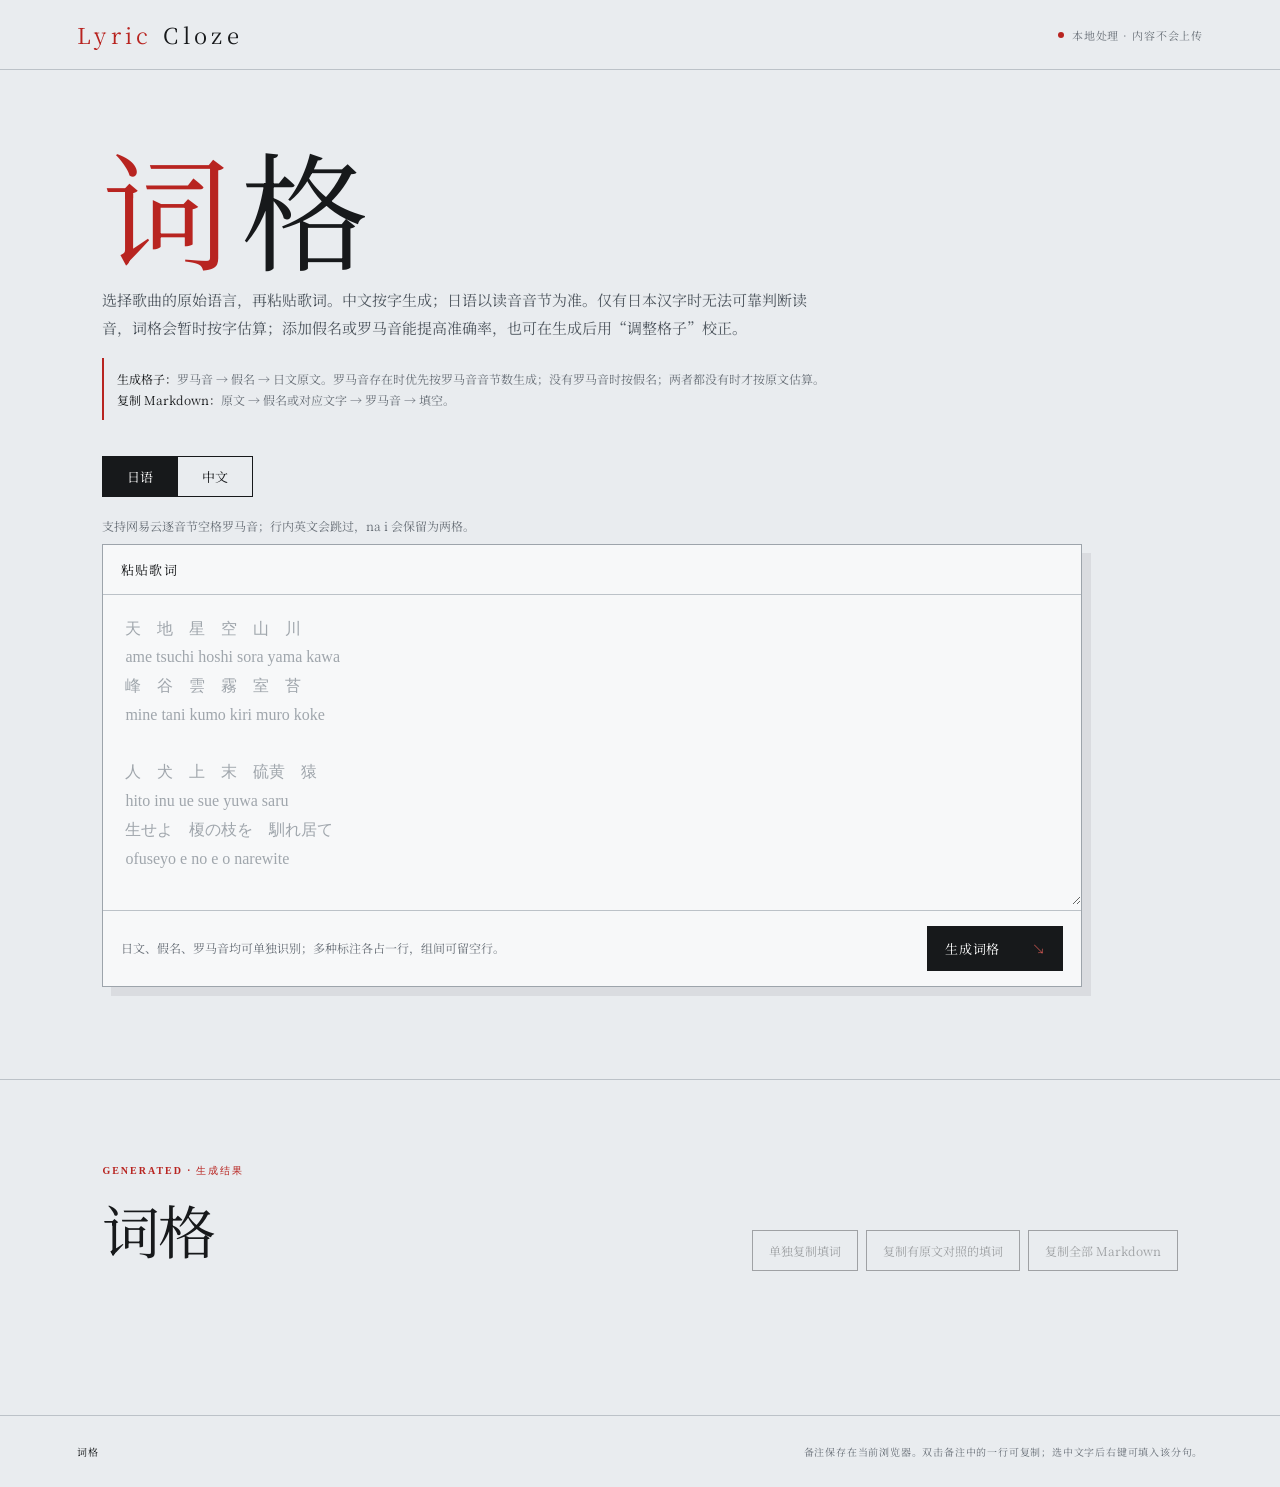
<file: index.html>
<!doctype html>
<html lang="zh-CN">
<head>
  <meta charset="utf-8">
  <meta name="viewport" content="width=device-width,initial-scale=1">
  <meta name="description" content="中文与日语歌词词格生成器">
  <title>词格 · Lyric Cloze</title>
  <link rel="stylesheet" href="./fonts/noto-serif-sc.css">
  <style>
    :root{--paper:#e9ecef;--ink:#17191b;--muted:#697078;--line:#bcc2c8;--red:#b82420;--white:#f7f8f9;--soft:#dfe3e7;--font-zh:"Noto Serif SC","Songti SC","STSong","Source Han Serif SC",SimSun,serif;--font-ja:"Yu Mincho","YuMincho","Hiragino Mincho ProN","Hiragino Mincho Pro",serif}
    *{box-sizing:border-box}html{scroll-behavior:smooth}body{margin:0;background:var(--paper);color:var(--ink);font-family:var(--font-zh);font-synthesis:none}b,strong{font-weight:inherit}button,textarea,input{font:inherit}button{color:inherit;cursor:pointer}button:focus-visible,textarea:focus-visible,input:focus-visible{outline:2px solid var(--red);outline-offset:3px}
    header{height:70px;padding:0 clamp(22px,6vw,92px);display:flex;align-items:center;justify-content:space-between;border-bottom:1px solid var(--line)}.brand{font-size:22px;letter-spacing:.2em;font-weight:700}.brand b,h1 b{color:var(--red)}h1 b{font-weight:inherit}.local{font-size:11px;color:var(--muted);letter-spacing:.08em;display:flex;align-items:center;gap:8px}.local i{width:6px;height:6px;background:var(--red);border-radius:50%}
    .hero{padding:72px clamp(22px,8vw,128px) 92px;border-bottom:1px solid var(--line)}h1{margin:0 0 16px;font-size:clamp(64px,10vw,128px);line-height:1;font-weight:400;letter-spacing:.08em}.intro{max-width:720px;margin:0 0 16px;color:#505860;line-height:1.85;font-size:15px}.priority-note{max-width:760px;margin:0 0 36px;padding:10px 13px;border-left:2px solid var(--red);color:var(--muted);font-size:12px;line-height:1.75}.priority-note b{color:var(--ink)}.composer{max-width:980px;background:var(--white);border:1px solid #9da4ab;box-shadow:9px 9px 0 #17191b12}.bar,.foot{display:flex;align-items:center;justify-content:space-between;padding:15px 18px}.bar{border-bottom:1px solid var(--line)}.bar label{font-size:13px;font-weight:400;letter-spacing:.08em}.action-link{border:0;background:none;padding:4px;color:var(--red);font-size:12px;text-decoration:underline;text-underline-offset:4px}.language{display:inline-flex;border:1px solid var(--ink);margin-bottom:20px}.language button{border:0;background:transparent;padding:10px 24px;font-size:13px}.language button+button{border-left:1px solid var(--ink)}.language button.active{background:var(--ink);color:#fff}.hint{display:block;margin:0 0 10px;color:var(--muted);font-size:12px}.lyrics{width:100%;min-height:310px;resize:vertical;border:0;background:transparent;padding:20px 22px;font-size:16px;line-height:1.8;color:var(--ink)}.lyrics[lang="ja"]{font-family:var(--font-ja)}.lyrics::placeholder{color:#858d95;opacity:.76}.lyrics:focus{outline-offset:-3px}.foot{border-top:1px solid var(--line);gap:22px}.foot p{margin:0;color:var(--muted);font-size:12px;line-height:1.6}.primary{flex:none;border:0;padding:13px 18px;background:var(--ink);color:#fff;letter-spacing:.05em;font-size:13px}.primary:hover{background:var(--red)}.primary span{color:#ed625b;margin-left:28px}
    .results{padding:84px clamp(22px,8vw,128px) 110px}.section-head{max-width:1180px;margin:0 auto 34px;display:flex;align-items:end;justify-content:space-between;gap:20px}.export-actions{display:flex;flex-wrap:wrap;justify-content:flex-end;gap:8px}.eyebrow{color:var(--red);font:700 10px Georgia,serif;letter-spacing:.2em}h2{margin:9px 0 0;font-size:clamp(34px,5vw,58px);font-weight:400;letter-spacing:-.04em}.outline{border:1px solid var(--ink);background:transparent;padding:11px 16px;font-size:12px}.outline:hover:not(:disabled){background:var(--ink);color:#fff}.outline:disabled{opacity:.35;cursor:default}.notice,.empty{max-width:1180px;margin:0 auto 20px;padding:14px 17px;border-left:3px solid var(--red);background:var(--soft);color:#555d64;font-size:13px;line-height:1.6}.notice b{color:var(--red)}.sheets{max-width:1180px;margin:0 auto;display:grid;gap:22px}.sheet{border:1px solid #9da4ab;background:var(--white)}.sheet-head{min-height:54px;border-bottom:1px solid var(--line);display:flex;align-items:center;justify-content:space-between;padding:0 18px;gap:16px}.sheet-index{font:italic 19px Georgia,serif;color:var(--red)}.sheet-actions{display:flex;align-items:center;gap:14px}.original{padding:20px 20px 0;font-size:19px;line-height:1.7;letter-spacing:.04em}.original[lang="ja"]{font-family:var(--font-ja)}.original small{display:block;margin-bottom:5px;color:var(--muted);font-family:var(--font-zh);font-size:10px;letter-spacing:.15em}.grid-edit-hint{display:none;margin:14px 20px 0;padding:9px 11px;border:1px dashed #9da4ab;color:var(--muted);font-size:11px}.sheet.editing .grid-edit-hint{display:block}.token-wrap{padding:20px;display:flex;flex-wrap:wrap;gap:15px 8px;align-items:start;font-family:var(--font-zh)}.pair{position:relative;width:47px;display:grid;gap:6px;text-align:center}.pair.word-end{margin-right:14px}.pair.has-punctuation{margin-right:20px}.cell-punctuation{position:absolute;top:3px;right:-16px;font-size:16px;line-height:22px;color:var(--ink)}.reading{height:25px;display:flex;align-items:end;justify-content:center;font-size:16px;white-space:nowrap}.sheet.editing .reading{border-bottom:1px dashed var(--red);cursor:text}.sheet.editing .reading:empty:before{content:'文字';color:#9aa0a6;font-size:11px}.roman{height:15px;color:var(--muted);font:10px var(--font-zh);white-space:nowrap}.pair input{width:47px;height:47px;padding:0;border:1px solid #858d95;background:#eef0f2;border-radius:0;text-align:center;font-family:var(--font-zh);font-size:14px}.pair input:focus{border-color:var(--red);background:#fff;outline-offset:1px}.cell-controls{display:none;grid-template-columns:1fr 1fr;gap:2px}.sheet.editing .cell-controls{display:grid}.cell-controls button{height:22px;padding:0;border:1px solid #aeb4ba;background:transparent;color:var(--muted);font:12px Georgia,serif}.cell-controls button:hover{border-color:var(--red);background:var(--red);color:#fff}.align-warning{margin:0 20px 18px;padding:8px 11px;background:#eee0e0;color:#7b3e39;font-size:11px}.notes{display:none;border-top:1px solid var(--line);padding:16px 18px 18px;background:#e2e6e9}.notes.open{display:block}.notes-head{display:flex;justify-content:space-between;gap:16px;margin-bottom:9px;color:var(--muted);font-size:11px}.note-box{width:100%;min-height:108px;padding:13px 14px;border:1px solid #9da4ab;background:var(--white);resize:vertical;font-size:14px;line-height:1.75;color:var(--ink)}
    .notes,.note-box{font-family:var(--font-zh)}.menu{display:none;position:fixed;z-index:20;min-width:152px;padding:5px;background:var(--ink);box-shadow:0 8px 25px #0003}.menu.show{display:block}.menu button{width:100%;padding:9px 11px;border:0;background:transparent;color:#fff;text-align:left;font-size:12px}.menu button:hover{background:var(--red)}.toast{position:fixed;left:50%;bottom:24px;transform:translate(-50%,20px);background:var(--ink);color:#fff;padding:10px 18px;font-size:12px;opacity:0;pointer-events:none;transition:.2s;z-index:30}.toast.show{opacity:1;transform:translate(-50%,0)}footer{border-top:1px solid var(--line);padding:28px clamp(22px,6vw,92px);display:flex;justify-content:space-between;gap:22px;color:var(--muted);font-size:10px;letter-spacing:.08em}footer b{color:var(--ink)}footer p{margin:0}
    @media(max-width:640px){.local{display:none}.hero{padding-top:52px}.language{display:flex}.language button{flex:1}.foot,.section-head{align-items:stretch;flex-direction:column}.export-actions{display:grid;justify-content:stretch}.primary,.outline{width:100%}.primary{display:flex;justify-content:space-between}.results{padding-top:64px}.sheet-head{align-items:flex-start;padding-top:14px;padding-bottom:14px}.sheet-actions{align-items:flex-end;flex-direction:column;gap:7px}.token-wrap{padding:16px 14px}.original{padding:16px 14px 0}footer{flex-direction:column}}
    @media(prefers-reduced-motion:reduce){html{scroll-behavior:auto}*{transition:none!important}}
  </style>
</head>
<body>
  <header><div class="brand"><b>Lyric</b> Cloze</div><div class="local"><i></i> 本地处理 · 内容不会上传</div></header>
  <main>
    <section class="hero">
      <h1><b>词</b>格</h1>
      <p class="intro">选择歌曲的原始语言，再粘贴歌词。中文按字生成；日语以读音音节为准。仅有日本汉字时无法可靠判断读音，词格会暂时按字估算；添加假名或罗马音能提高准确率，也可在生成后用“调整格子”校正。</p>
      <p class="priority-note"><b>生成格子：</b>罗马音 → 假名 → 日文原文。罗马音存在时优先按罗马音音节数生成；没有罗马音时按假名；两者都没有时才按原文估算。<br><b>复制 Markdown：</b>原文 → 假名或对应文字 → 罗马音 → 填空。</p>
      <div class="language" role="group" aria-label="歌曲语言"><button class="active" data-lang="ja">日语</button><button data-lang="zh">中文</button></div>
      <span class="hint" id="format-hint">支持网易云逐音节空格罗马音；行内英文会跳过，na i 会保留为两格。</span>
      <div class="composer">
        <div class="bar"><label for="lyrics">粘贴歌词</label></div>
        <textarea class="lyrics" id="lyrics" lang="ja" spellcheck="false"></textarea>
        <div class="foot"><p id="parse-note">日语词格依据读音音节生成。若假名与罗马音数量不同，会提示检查。</p><button class="primary" id="generate">生成词格 <span>↘</span></button></div>
      </div>
    </section>
    <section class="results" id="results">
      <div class="section-head"><div><div class="eyebrow">GENERATED · 生成结果</div><h2>词格</h2></div><div class="export-actions"><button class="outline" id="copy-filled" disabled>单独复制填词</button><button class="outline" id="copy-compared" disabled>复制有原文对照的填词</button><button class="outline" id="copy-all" disabled>复制全部 Markdown</button></div></div>
      <div id="status"></div><div class="sheets" id="sheets"></div>
    </section>
  </main>
  <footer><b>词格</b><p>备注保存在当前浏览器。双击备注中的一行可复制；选中文字后右键可填入该分句。</p></footer>
  <div class="menu" id="selection-menu"><button id="fill-selection">填入当前分句</button></div>
  <div class="toast" id="toast"></div>
  <script>
    const SAMPLES={ja:`天　地　星　空　山　川
ame tsuchi hoshi sora yama kawa
峰　谷　雲　霧　室　苔
mine tani kumo kiri muro koke

人　犬　上　末　硫黄　猿
hito inu ue sue yuwa saru
生せよ　榎の枝を　馴れ居て
ofuseyo e no e o narewite

願わくば　一切成就の　祓　奉る
negawakuba issai jōju no harae tatematsuru
恐み　恐みも　白す
kashikomi kashikomi mo mōsu

——《森羅清浄事祓》`,zh:`当日深心久不言。渐成灰事早堪怜。
清魂怀抱痴诚死，化鹤期归碧海前。
无量劫，奈何天。长烧红泪点银盘。
瑶姬身后千年雨，听至重帘彻骨寒。
玉树黄尘梦已阑。遗铜星剑事争传。
碧城终绝齐州雪，靑鸟空衔怀古笺。
闲哀乐，旧山川。低垂发尾倚危栏。
一枝憔悴云容冷，曾借昏灯仔细看。

——《瑶姬身后千年雨》`};
    const SMALL=new Set(Array.from('ゃゅょぁぃぅぇぉゎャュョァィゥェォヮ'));
    const UNITS=`kya kyu kyo gya gyu gyo sha shu sho sya syu syo jya jyu jyo cha chu cho tya tyu tyo nya nyu nyo hya hyu hyo bya byu byo pya pyu pyo mya myu myo rya ryu ryo shi chi tsu ja ju jo fu ka ki ku ke ko ga gi gu ge go sa su se so za ji zu ze zo ta te to da de do na ni nu ne no ha hi he ho ba bi bu be bo pa pi pu pe po ma mi mu me mo ya yu yo ra ri ru re ro wa wi we wo a i u e o n`.split(' ');
    const $=s=>document.querySelector(s);let language='ja',groups=[],answers={},menuState=null,editingGroups=new Set(),openNotes=new Set();
    function esc(s){return String(s).replace(/[&<>"']/g,c=>({'&':'&amp;','<':'&lt;','>':'&gt;','"':'&quot;',"'":'&#39;'}[c]))}
    function splitRomajiWord(raw){let word=raw.toLowerCase().replace(/ā/g,'aa').replace(/ī/g,'ii').replace(/ū/g,'uu').replace(/ē/g,'ee').replace(/ō/g,'ou').replace(/[^a-z'-]/g,'').replace(/[’-]/g,''),out=[];while(word){if(word.length>1&&word[0]===word[1]&&/[bcdfghjkmprstz]/.test(word[0])){out.push(word[0]);word=word.slice(1);continue}const unit=UNITS.find(x=>word.startsWith(x));if(!unit)return null;out.push(unit);word=word.slice(unit.length)}return out.length?out:null}
    function romajiWords(line){const latin='A-Za-zĀĪŪĒŌāīūēō';return line.replace(/[（）()「」『』【】\[\]]/g,' ').trim().split(/\s+/).map(x=>x.replace(new RegExp(`^[^${latin}]+|[^${latin}'-]+$`,'g'),'')).filter(Boolean)}
    function romajiTokens(line){const words=romajiWords(line),parts=words.map(splitRomajiWord);return words.length&&!parts.some(x=>!x)?words:null}
    function romajiTokensLoose(line){const words=romajiWords(line),valid=[];let run=0,longest=0;for(const word of words){if(splitRomajiWord(word)){valid.push(word);run++;longest=Math.max(longest,run)}else run=0}return valid.length>=2&&(valid.length/words.length>=.5||longest>=3)?valid:null}
    function romajiSyllables(word){const chars=Array.from(word.toLowerCase().replace(/[^a-zāīūēō]/g,'')),vowel=c=>/[aeiouāīūēō]/.test(c),plain=c=>({ā:'a',ī:'i',ū:'u',ē:'e',ō:'o'}[c]||c),out=[];let i=0;while(i<chars.length){if(i+1<chars.length&&chars[i]===chars[i+1]&&!vowel(chars[i])&&chars[i]!=='n'){if(out.length)out[out.length-1]+=chars[i];else out.push(chars[i]);i++;continue}if(chars[i]==='n'&&(i===chars.length-1||!vowel(chars[i+1]))){if(out.length)out[out.length-1]+='n';else out.push('n');i++;continue}const start=i;let onset=false;while(i<chars.length&&!vowel(chars[i])){onset=true;i++}if(i<chars.length)i++;if(onset&&i<chars.length&&vowel(chars[i])&&/[aeo]/.test(plain(chars[i-1]))&&/[iu]/.test(plain(chars[i]))&&(i+1===chars.length||!vowel(chars[i+1])))i++;if(i===start)i++;out.push(chars.slice(start,i).join(''))}return out}
    function romajiMora(line){const words=romajiTokens(line)||romajiTokensLoose(line)||[],mora=[],wordEnds=[],cleaned=words.map(word=>word.toLowerCase().replace(/[^a-zāīūēō]/g,'')),spacedMora=words.length>=3&&cleaned.filter(word=>word.length<=3).length/words.length>=.75;words.forEach((word,w)=>{const pieces=spacedMora?[cleaned[w]]:romajiSyllables(word);pieces.forEach((piece,i)=>{mora.push(piece);wordEnds.push(spacedMora?false:i===pieces.length-1)})});return{words,mora,wordEnds,spacedMora}}
    function kanaTokens(line){const out=[];for(const ch of Array.from(line)){if(!/[\u3040-\u30ffー]/u.test(ch))continue;if(SMALL.has(ch)&&out.length)out[out.length-1]+=ch;else out.push(ch)}return out}
    function hanTokens(line){return Array.from(line).filter(ch=>/\p{Script=Han}/u.test(ch))}
    function japaneseTokens(line){const out=[];for(const ch of Array.from(line)){if(/\p{Script=Han}/u.test(ch))out.push(ch);else if(/[\u3040-\u30ffー]/u.test(ch)){if(SMALL.has(ch)&&out.length)out[out.length-1]+=ch;else out.push(ch)}}return out}
    function punctuationAfter(text,count){const out=Array(count).fill(''),total=japaneseTokens(text).length;if(!count||!total)return out;let consumed=0;for(const ch of Array.from(text)){if(/\p{Script=Han}/u.test(ch))consumed++;else if(/[\u3040-\u30ffー]/u.test(ch)&&!SMALL.has(ch))consumed++;else if(/[，。！？、；：,.!?;:…]/u.test(ch)&&consumed){const index=Math.min(count-1,Math.max(0,Math.ceil(consumed/total*count)-1));out[index]+=ch}}return out}
    function groupUnits(units,count){if(!count)return[];if(units.length===count)return units.slice();const out=[];let cursor=0;for(let slot=0;slot<count;slot++){const remaining=units.length-cursor,slots=count-slot,take=remaining>0?Math.ceil(remaining/slots):0;out.push(units.slice(cursor,cursor+take).join(''));cursor+=take}return out}
    function parseJapanese(text){const out=[];let ignored=0,current={original:'',kana:'',romanLine:''};const flush=()=>{const{original,kana,romanLine}=current;if(!original&&!kana&&!romanLine)return;const reading=romanLine?romajiMora(romanLine):{words:[],mora:[],wordEnds:[]},originalParts=original.split(/\s+/).filter(Boolean);let tokens=[],display=[],shownRoman=[],wordEnds=[],label='假名',alignmentIssue=false,readingEstimate=false;if(reading.mora.length){tokens=reading.mora.slice();shownRoman=reading.mora.slice();wordEnds=reading.wordEnds.slice();if(kana){const units=kanaTokens(kana);display=groupUnits(units,tokens.length);alignmentIssue=units.length!==tokens.length}else if(!reading.spacedMora&&originalParts.length&&originalParts.length===reading.words.length){display=Array(tokens.length).fill('');let cursor=0;reading.words.forEach((word,i)=>{display[cursor]=originalParts[i];cursor+=(splitRomajiWord(word)||[]).length});label='日文'}else{display=tokens.slice();shownRoman=[];label='罗马音'}}else if(kana){tokens=kanaTokens(kana);display=tokens.slice()}else if(original){tokens=japaneseTokens(original);display=tokens.slice();label='日文';readingEstimate=hanTokens(original).length>0}if(tokens.length){const punctuation=punctuationAfter(original||kana,tokens.length);out.push({id:`g${out.length}`,original:original||kana||romanLine,kana:tokens,display,roman:shownRoman,wordEnds,punctuation,label,alignmentIssue,readingEstimate})}else ignored++;current={original:'',kana:'',romanLine:''}};text.split(/\r?\n/).forEach(raw=>{const line=raw.trim();if(!line){flush();return}const hasKana=/[\u3040-\u30ff]/u.test(line),hasHan=/\p{Script=Han}/u.test(line),hasLatin=/[A-Za-z]/.test(line);if(hasLatin&&!hasKana&&!hasHan){const roman=romajiTokens(line)||romajiTokensLoose(line);if(!roman){ignored++;return}if(current.romanLine)flush();current.romanLine=line;return}if(hasKana&&!hasHan){if(current.romanLine)flush();if(current.kana)flush();current.kana=line;return}if(hasKana||hasHan){if(current.romanLine||current.original)flush();current.original=line;return}ignored++});flush();return{groups:out,ignored}}
    function parseChinese(text){const out=[];let ignored=0;text.split(/\r?\n/).forEach(line=>{if(!line.trim())return;const tokens=hanTokens(line);if(tokens.length&&!/[A-Za-z\u3040-\u30ff]/u.test(line))out.push({id:`g${out.length}`,original:line.trim(),kana:tokens,display:tokens.slice(),roman:[],wordEnds:[],punctuation:punctuationAfter(line,tokens.length)});else ignored++});return{groups:out,ignored}}
    function noteKey(index){return`cige-note-${language}-${index}`}
    function parseCurrent(){return language==='ja'?parseJapanese($('#lyrics').value):parseChinese($('#lyrics').value)}
    function renderSheets(){document.querySelectorAll('#copy-all,#copy-filled,#copy-compared').forEach(button=>button.disabled=!groups.length);$('#sheets').innerHTML=groups.map((group,g)=>`<article class="sheet ${editingGroups.has(g)?'editing':''}" data-group="${g}"><div class="sheet-head"><span class="sheet-index">${String(g+1).padStart(2,'0')}</span><div class="sheet-actions"><button class="action-link" data-edit-group="${g}">${editingGroups.has(g)?'完成调整':'调整格子'}</button><button class="action-link" data-note-toggle="${g}">${openNotes.has(g)?'－ 收起备注':'＋ 备注'}</button><button class="action-link" data-copy-group="${g}">复制本句</button></div></div><div class="original" lang="${language==='ja'?'ja':'zh-CN'}"><small>${language==='ja'?'日文原句':'中文原句'}</small>${esc(group.original)}</div><div class="grid-edit-hint">点击格子上方的文字可直接修改；＋ 在当前位置后增加一格，× 删除当前格。</div><div class="token-wrap" lang="zh-CN">${group.kana.map((token,i)=>{const shown=group.display?.[i]??token,limit=Math.max(1,Array.from(shown||token).length),punctuation=group.punctuation?.[i]||'';return`<div class="pair ${group.wordEnds?.[i]?'word-end':''} ${punctuation?'has-punctuation':''}"><span class="reading" data-token-edit="${g}" data-index="${i}" contenteditable="${editingGroups.has(g)}" role="textbox" aria-label="第${i+1}格对应文字">${esc(shown)}</span>${punctuation?`<span class="cell-punctuation" aria-hidden="true">${esc(punctuation)}</span>`:''}<span class="roman">${esc(group.roman[i]||'')}</span><input data-group-input="${g}" data-index="${i}" data-limit="${limit}" maxlength="500" value="${esc(answers[`${g}-${i}`]||'')}" aria-label="第${i+1}格" autocomplete="off"><span class="cell-controls"><button data-insert-cell="${g}" data-index="${i}" aria-label="在第${i+1}格后增加一格">＋</button><button data-remove-cell="${g}" data-index="${i}" aria-label="删除第${i+1}格">×</button></span></div>`}).join('')}</div>${group.alignmentIssue?`<div class="align-warning">假名与罗马音的分组数量不同；词格已按罗马音生成，假名仅作自动分组，请检查并按需调整。</div>`:''}${group.readingEstimate?`<div class="align-warning">这一句没有读音标注，含汉字部分暂按一字一格估算；实际唱读可能不同，请用“调整格子”校正。</div>`:''}<div class="notes ${openNotes.has(g)?'open':''}" id="note-${g}"><div class="notes-head"><span>备注 / 思考</span><span>双击复制当前行 · 选中文字后右键填入</span></div><textarea class="note-box" data-note="${g}" placeholder="在这里写下联想、译意或记忆提示……">${esc(localStorage.getItem(noteKey(g))||'')}</textarea></div></article>`).join('')}
    function render(scroll=true){const parsed=parseCurrent();groups=parsed.groups;answers={};editingGroups.clear();openNotes.clear();$('#status').innerHTML=parsed.ignored?`<div class="notice"><b>${parsed.ignored}</b> 行未用于词格：${language==='ja'?'英文释义、普通英文或无法对应的内容已忽略。':'非中文内容已忽略。'}</div>`:groups.length?'':'<div class="empty">没有识别到可生成的歌词。</div>';renderSheets();if(scroll)$('#results').scrollIntoView({behavior:'smooth'})}
    function markdownFor(group,g){const blocks=[];for(let start=0;start<group.kana.length;start+=12){const tokens=group.kana.slice(start,start+12),punctuation=(group.punctuation||[]).slice(start,start+12),display=(group.display||group.kana).slice(start,start+12).map((value,i)=>value+(punctuation[i]||'')),roman=group.roman.slice(start,start+12),filled=tokens.map((_,i)=>(answers[`${g}-${start+i}`]||'＿')+(punctuation[i]||''));if(language==='ja')blocks.push(`原文：${group.original}\n\n| ${group.label||'日文'} | ${display.join(' | ')} |\n| :--- | ${tokens.map(()=>':---:').join(' | ')} |${roman.length?`\n| 罗马音 | ${tokens.map((_,i)=>roman[i]||'').join(' | ')} |`:''}\n| 填空 | ${filled.join(' | ')} |`);else blocks.push(`| 中文 | ${display.join(' | ')} |\n| :--- | ${tokens.map(()=>':---:').join(' | ')} |\n| 填空 | ${filled.join(' | ')} |`)}const note=localStorage.getItem(noteKey(g));return blocks.join('\n\n')+(note?`\n\n> 备注：${note.replace(/\n/g,'\n> ')}`:'')}
    function allMarkdown(){return groups.map((group,g)=>markdownFor(group,g)).join('\n\n---\n\n')}
    function filledTextFor(group,g){return group.kana.map((_,i)=>(answers[`${g}-${i}`]||'＿')+(group.punctuation?.[i]||'')).join('')}
    function allFilledText(){return groups.map((group,g)=>filledTextFor(group,g)).join('\n')}
    function allComparedText(){return groups.map((group,g)=>`原文：${group.original}\n填词：${filledTextFor(group,g)}`).join('\n\n')}
    async function copy(text,message='已复制'){try{await navigator.clipboard.writeText(text)}catch{const t=document.createElement('textarea');t.value=text;t.style.position='fixed';t.style.opacity=0;document.body.append(t);t.select();document.execCommand('copy');t.remove()}showToast(message)}
    function showToast(text){$('#toast').textContent=text;$('#toast').classList.add('show');setTimeout(()=>$('#toast').classList.remove('show'),1500)}
    function setLanguage(next){language=next;document.querySelectorAll('[data-lang]').forEach(b=>b.classList.toggle('active',b.dataset.lang===next));$('#format-hint').textContent=next==='ja'?'支持网易云逐音节空格罗马音；行内英文会跳过，na i 会保留为两格。':'每个中文分句占一行；非中文内容不会读取。';$('#parse-note').textContent=next==='ja'?'日文、假名、罗马音均可单独识别；多种标注各占一行，组间可留空行。':'中文词格按汉字逐格生成，标点不会生成格子。';$('#lyrics').lang=next==='ja'?'ja':'zh-CN';$('#lyrics').value='';$('#lyrics').placeholder=SAMPLES[next];groups=[];answers={};editingGroups.clear();openNotes.clear();$('#sheets').innerHTML='';$('#status').innerHTML='';document.querySelectorAll('#copy-all,#copy-filled,#copy-compared').forEach(button=>button.disabled=true)}
    function selectionUnits(text){if(language==='zh')return hanTokens(text);const japanese=japaneseTokens(text);if(japanese.length)return japanese;const roman=romajiTokens(text)||romajiTokensLoose(text);return roman||Array.from(text.replace(/\s+/g,''))}
    function pastedAssignments(start,total,units){return units.slice(0,Math.max(0,total-start)).map((value,i)=>({index:start+i,value}))}
    function writeCellUnits(input,units,announce=false){const g=+input.dataset.groupInput,start=+input.dataset.index,inputs=[...document.querySelectorAll(`[data-group-input="${g}"]`)],assignments=pastedAssignments(start,inputs.length,units);assignments.forEach(({index,value})=>{inputs[index].value=value;answers[`${g}-${index}`]=value});const last=assignments.at(-1),next=last&&inputs[last.index+1];(next||(last&&inputs[last.index]))?.focus();const overflow=units.length-assignments.length;if(announce||overflow)showToast(overflow?`已填入 ${assignments.length} 格，剩余 ${overflow} 个字无空格`:`已填入 ${assignments.length} 格`);return assignments}
    function commitCellInput(input){const g=+input.dataset.groupInput,i=+input.dataset.index,key=`${g}-${i}`,units=selectionUnits(input.value);if(!units.length){input.value='';delete answers[key];return}if(units.length>1){writeCellUnits(input,units);return}const value=units[0],limit=+input.dataset.limit;input.value=value;answers[key]=value;const isJapanese=/[\p{Script=Han}\u3040-\u30ff]/u.test(value);if(isJapanese||Array.from(value).length>=limit)input.closest('.pair').nextElementSibling?.querySelector('input')?.focus()}
    function fillFromSelection(){if(!menuState)return;const units=selectionUnits(menuState.text),inputs=[...document.querySelectorAll(`[data-group-input="${menuState.group}"]`)];let cursor=0;for(const input of inputs){if(!input.value&&cursor<units.length){input.value=units[cursor];answers[`${menuState.group}-${input.dataset.index}`]=units[cursor];cursor++}}hideMenu();showToast(`已填入 ${cursor} 格`)}
    function hideMenu(){$('#selection-menu').classList.remove('show');menuState=null}
    document.querySelectorAll('[data-lang]').forEach(b=>b.onclick=()=>setLanguage(b.dataset.lang));$('#generate').onclick=()=>render();$('#copy-filled').onclick=()=>copy(allFilledText(),'填词纯文本已复制');$('#copy-compared').onclick=()=>copy(allComparedText(),'原文对照纯文本已复制');$('#copy-all').onclick=()=>copy(allMarkdown(),'全部 Markdown 已复制');$('#fill-selection').onclick=fillFromSelection;
    function shiftAnswers(g,index,delta){const next={};Object.entries(answers).forEach(([key,value])=>{const[kg,ki]=key.split('-').map(Number);if(kg!==g){next[key]=value;return}if(delta<0&&ki===index)return;const moved=delta>0&&ki>index?ki+1:delta<0&&ki>index?ki-1:ki;next[`${kg}-${moved}`]=value});answers=next}
    const composingInputs=new WeakSet(),handledCompositions=new WeakSet();
    $('#sheets').addEventListener('click',e=>{const edit=e.target.closest('[data-edit-group]'),insert=e.target.closest('[data-insert-cell]'),remove=e.target.closest('[data-remove-cell]'),toggle=e.target.closest('[data-note-toggle]'),copyButton=e.target.closest('[data-copy-group]');if(edit){const g=+edit.dataset.editGroup;editingGroups.has(g)?editingGroups.delete(g):editingGroups.add(g);renderSheets();return}if(insert){const g=+insert.dataset.insertCell,i=+insert.dataset.index,group=groups[g];shiftAnswers(g,i,1);group.kana.splice(i+1,0,'');group.display.splice(i+1,0,'');group.roman.splice(i+1,0,'');group.wordEnds.splice(i+1,0,false);group.punctuation?.splice(i+1,0,'');renderSheets();return}if(remove){const g=+remove.dataset.removeCell,i=+remove.dataset.index,group=groups[g];if(group.kana.length===1){showToast('每句至少保留一格');return}shiftAnswers(g,i,-1);group.kana.splice(i,1);group.display.splice(i,1);group.roman.splice(i,1);group.wordEnds.splice(i,1);if(group.punctuation){const removed=group.punctuation.splice(i,1)[0];if(removed&&group.punctuation.length)group.punctuation[Math.max(0,i-1)]+=removed}renderSheets();return}if(toggle){const g=+toggle.dataset.noteToggle,note=$(`#note-${g}`),open=!openNotes.has(g);open?openNotes.add(g):openNotes.delete(g);note.classList.toggle('open',open);toggle.textContent=open?'－ 收起备注':'＋ 备注';if(open)note.querySelector('textarea').focus()}if(copyButton){const g=+copyButton.dataset.copyGroup;copy(markdownFor(groups[g],g),'本句 Markdown 已复制')}});
    $('#sheets').addEventListener('focusin',e=>{const input=e.target.closest('[data-group-input]');if(input)input.select()});
    $('#sheets').addEventListener('compositionstart',e=>{const input=e.target.closest('[data-group-input]');if(input)composingInputs.add(input)});
    $('#sheets').addEventListener('compositionend',e=>{const input=e.target.closest('[data-group-input]');if(!input)return;composingInputs.delete(input);handledCompositions.add(input);commitCellInput(input);setTimeout(()=>handledCompositions.delete(input),0)});
    $('#sheets').addEventListener('paste',e=>{const input=e.target.closest('[data-group-input]');if(!input)return;const units=selectionUnits(e.clipboardData?.getData('text')||'');if(!units.length)return;e.preventDefault();writeCellUnits(input,units,true)});
    $('#sheets').addEventListener('input',e=>{const tokenEdit=e.target.closest('[data-token-edit]'),input=e.target.closest('[data-group-input]'),note=e.target.closest('[data-note]');if(tokenEdit){const g=+tokenEdit.dataset.tokenEdit,i=+tokenEdit.dataset.index;groups[g].display[i]=tokenEdit.textContent.replace(/\n/g,'').trim();return}if(note){localStorage.setItem(noteKey(+note.dataset.note),note.value);return}if(!input||e.isComposing||composingInputs.has(input))return;if(handledCompositions.has(input)){handledCompositions.delete(input);return}commitCellInput(input)});
    $('#sheets').addEventListener('keydown',e=>{const tokenEdit=e.target.closest('[data-token-edit]'),input=e.target.closest('[data-group-input]');if(tokenEdit&&e.key==='Enter'){e.preventDefault();tokenEdit.blur();return}if(!input)return;if(e.key==='Enter'){if(e.isComposing||composingInputs.has(input)||e.keyCode===229)return;e.preventDefault();const nextGroup=+input.dataset.groupInput+1,inputs=[...document.querySelectorAll(`[data-group-input="${nextGroup}"]`)],target=inputs.find(item=>!item.value)||inputs[0];if(target){target.focus();target.scrollIntoView({block:'nearest'})}else showToast('已经是最后一句');return}const pair=input.closest('.pair');if(e.key==='ArrowLeft'||(e.key==='Backspace'&&!input.value))pair.previousElementSibling?.querySelector('input')?.focus();if(e.key==='ArrowRight')pair.nextElementSibling?.querySelector('input')?.focus()});
    $('#sheets').addEventListener('dblclick',e=>{const note=e.target.closest('[data-note]');if(!note)return;const pos=note.selectionStart,before=note.value.lastIndexOf('\n',Math.max(0,pos-1))+1,after=note.value.indexOf('\n',pos),line=note.value.slice(before,after<0?note.value.length:after);if(line.trim())copy(line,'当前行已复制')});
    $('#sheets').addEventListener('contextmenu',e=>{const note=e.target.closest('[data-note]');if(!note||note.selectionStart===note.selectionEnd)return;const text=note.value.slice(note.selectionStart,note.selectionEnd).trim();if(!text)return;e.preventDefault();menuState={group:+note.dataset.note,text};const menu=$('#selection-menu'),x=Math.min(e.clientX,innerWidth-170),y=Math.min(e.clientY,innerHeight-55);menu.style.left=`${x}px`;menu.style.top=`${y}px`;menu.classList.add('show')});
    document.addEventListener('click',e=>{if(!e.target.closest('#selection-menu'))hideMenu()});document.addEventListener('keydown',e=>{if(e.key==='Escape')hideMenu()});setLanguage('ja');window.scrollTo(0,0);
  </script>
</body>
</html>
</file>
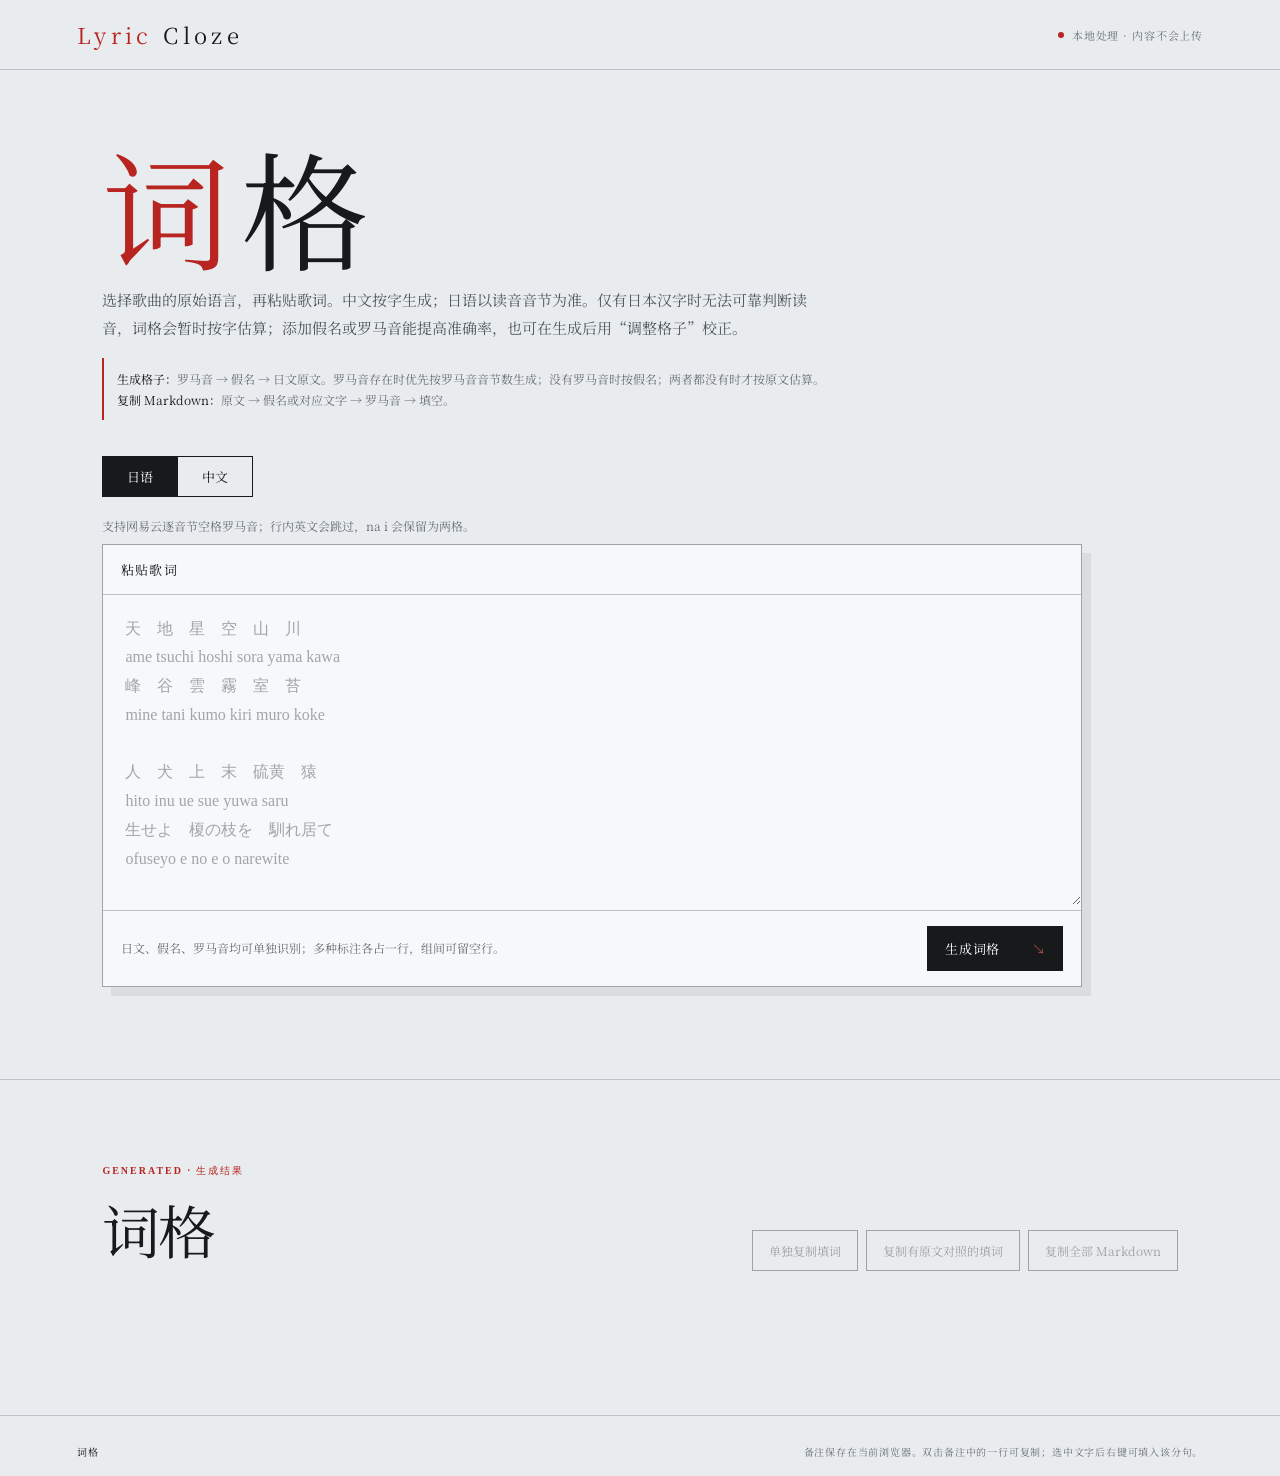
<file: 词格.html>
<!doctype html>
<html lang="zh-CN">
<head>
  <meta charset="utf-8">
  <meta http-equiv="refresh" content="0; url=index.html">
  <title>词格</title>
</head>
<body><a href="index.html">打开词格</a></body>
</html>
</file>
<file: fonts/noto-serif-sc.css>
@font-face {
  font-family: 'Noto Serif SC';
  font-style: normal;
  font-weight: 400;
  font-display: swap;
  src: url("./H4cyBXePl9DZ0Xe7gG9cyOj7uK2-n-D2rd4FY7SCqyWqm5Tjb17qLDam6T2isIOpAN0AzDc6KDF2jLlrDm0HbsE.4.woff2") format('woff2');
  unicode-range: U+1f1e9-1f1f5, U+1f1f7-1f1ff, U+1f21a, U+1f232, U+1f234-1f237, U+1f250-1f251, U+1f300, U+1f302-1f308, U+1f30a-1f311, U+1f315, U+1f319-1f320, U+1f324, U+1f327, U+1f32a, U+1f32c-1f32d, U+1f330-1f357, U+1f359-1f37e;
}
@font-face {
  font-family: 'Noto Serif SC';
  font-style: normal;
  font-weight: 400;
  font-display: swap;
  src: url("./H4cyBXePl9DZ0Xe7gG9cyOj7uK2-n-D2rd4FY7SCqyWqm5Tjb17qLDam6T2isIOpAN0AzDc6KDF2jLlrDm0HbsE.5.woff2") format('woff2');
  unicode-range: U+fee3, U+fef3, U+ff03-ff04, U+ff07, U+ff0a, U+ff17-ff19, U+ff1c-ff1d, U+ff20-ff3a, U+ff3c, U+ff3e-ff5b, U+ff5d, U+ff61-ff65, U+ff67-ff6a, U+ff6c, U+ff6f-ff78, U+ff7a-ff7d, U+ff80-ff84, U+ff86, U+ff89-ff8e, U+ff92, U+ff97-ff9b, U+ff9d-ff9f, U+ffe0-ffe4, U+ffe6, U+ffe9, U+ffeb, U+ffed, U+fffc, U+1f004, U+1f170-1f171, U+1f192-1f195, U+1f198-1f19a, U+1f1e6-1f1e8;
}
@font-face {
  font-family: 'Noto Serif SC';
  font-style: normal;
  font-weight: 400;
  font-display: swap;
  src: url("./H4cyBXePl9DZ0Xe7gG9cyOj7uK2-n-D2rd4FY7SCqyWqm5Tjb17qLDam6T2isIOpAN0AzDc6KDF2jLlrDm0HbsE.6.woff2") format('woff2');
  unicode-range: U+f0a7, U+f0b2, U+f0b7, U+f0c9, U+f0d8, U+f0da, U+f0dc-f0dd, U+f0e0, U+f0e6, U+f0eb, U+f0fc, U+f101, U+f104-f105, U+f107, U+f10b, U+f11b, U+f14b, U+f18a, U+f193, U+f1d6-f1d7, U+f244, U+f27a, U+f296, U+f2ae, U+f471, U+f4b3, U+f610-f611, U+f880-f881, U+f8ec, U+f8f5, U+f8ff, U+f901, U+f90a, U+f92c-f92d, U+f934, U+f937, U+f941, U+f965, U+f967, U+f969, U+f96b, U+f96f, U+f974, U+f978-f979, U+f97e, U+f981, U+f98a, U+f98e, U+f997, U+f99c, U+f9b2, U+f9b5, U+f9ba, U+f9be, U+f9ca, U+f9d0-f9d1, U+f9dd, U+f9e0-f9e1, U+f9e4, U+f9f7, U+fa00-fa01, U+fa08, U+fa0a, U+fa11, U+fb01-fb02, U+fdfc, U+fe0e, U+fe30-fe31, U+fe33-fe44, U+fe49-fe52, U+fe54-fe57, U+fe59-fe66, U+fe68-fe6b, U+fe8e, U+fe92-fe93, U+feae, U+feb8, U+fecb-fecc, U+fee0;
}
@font-face {
  font-family: 'Noto Serif SC';
  font-style: normal;
  font-weight: 400;
  font-display: swap;
  src: url("./H4cyBXePl9DZ0Xe7gG9cyOj7uK2-n-D2rd4FY7SCqyWqm5Tjb17qLDam6T2isIOpAN0AzDc6KDF2jLlrDm0HbsE.21.woff2") format('woff2');
  unicode-range: U+9f83, U+9f85-9f8d, U+9f90-9f91, U+9f94-9f96, U+9f98, U+9f9b-9f9c, U+9f9e, U+9fa0, U+9fa2, U+9ff0-9fff, U+a001, U+a007, U+a025, U+a046-a047, U+a057, U+a072, U+a078-a079, U+a083, U+a085, U+a100, U+a118, U+a132, U+a134, U+a1f4, U+a242, U+a4a6, U+a4aa, U+a4b0-a4b1, U+a4b3, U+a9c1-a9c2, U+ac00-ac01, U+ac04, U+ac08, U+ac10-ac11, U+ac13-ac16, U+ac19, U+ac1c-ac1d, U+ac24, U+ac70-ac71, U+ac74, U+ac77-ac78, U+ac80-ac81, U+ac83, U+ac8c, U+ac90, U+ac9f-aca0, U+aca8-aca9, U+acac, U+acb0, U+acbd, U+acc1, U+acc4, U+ace0-ace1, U+ace4, U+ace8, U+acf3, U+acf5, U+acfc-acfd, U+ad00, U+ad0c, U+ad11, U+ad1c, U+ad34, U+ad50, U+ad64, U+ad6c, U+ad70, U+ad74, U+ad7f, U+ad81, U+ad8c, U+adc0, U+adc8, U+addc, U+ade0, U+adf8-adf9, U+adfc, U+ae00, U+ae08-ae09, U+ae0b, U+ae30, U+ae34, U+ae38, U+ae40, U+ae4a, U+ae4c, U+ae54, U+ae68, U+aebc, U+aed8, U+af2c-af2d;
}
@font-face {
  font-family: 'Noto Serif SC';
  font-style: normal;
  font-weight: 400;
  font-display: swap;
  src: url("./H4cyBXePl9DZ0Xe7gG9cyOj7uK2-n-D2rd4FY7SCqyWqm5Tjb17qLDam6T2isIOpAN0AzDc6KDF2jLlrDm0HbsE.22.woff2") format('woff2');
  unicode-range: U+9e30-9e33, U+9e35-9e3b, U+9e3e, U+9e40-9e44, U+9e46-9e4e, U+9e51, U+9e53, U+9e55-9e58, U+9e5a-9e5c, U+9e5e-9e63, U+9e66-9e6e, U+9e71, U+9e73, U+9e75, U+9e78-9e79, U+9e7c-9e7e, U+9e82, U+9e86-9e88, U+9e8b-9e8c, U+9e90-9e91, U+9e93, U+9e95, U+9e97, U+9e9d, U+9ea4-9ea5, U+9ea9-9eaa, U+9eb4-9eb5, U+9eb8-9eba, U+9ebc-9ebf, U+9ec3, U+9ec9, U+9ecd, U+9ed0, U+9ed2-9ed3, U+9ed5-9ed6, U+9ed9, U+9edc-9edd, U+9edf-9ee0, U+9ee2, U+9ee5, U+9ee7-9eea, U+9eef, U+9ef1, U+9ef3-9ef4, U+9ef6, U+9ef9, U+9efb-9efc, U+9efe, U+9f0b, U+9f0d, U+9f10, U+9f14, U+9f17, U+9f19, U+9f22, U+9f29, U+9f2c, U+9f2f, U+9f31, U+9f37, U+9f39, U+9f3d-9f3e, U+9f41, U+9f4a-9f4b, U+9f51-9f52, U+9f61-9f63, U+9f66-9f67, U+9f80-9f81;
}
@font-face {
  font-family: 'Noto Serif SC';
  font-style: normal;
  font-weight: 400;
  font-display: swap;
  src: url("./H4cyBXePl9DZ0Xe7gG9cyOj7uK2-n-D2rd4FY7SCqyWqm5Tjb17qLDam6T2isIOpAN0AzDc6KDF2jLlrDm0HbsE.23.woff2") format('woff2');
  unicode-range: U+9c82-9c83, U+9c85-9c8c, U+9c8e-9c92, U+9c94-9c9b, U+9c9e-9ca3, U+9ca5-9ca7, U+9ca9, U+9cab, U+9cad-9cae, U+9cb1-9cb7, U+9cb9-9cbd, U+9cbf-9cc0, U+9cc3, U+9cc5-9cc7, U+9cc9-9cd1, U+9cd3-9cda, U+9cdc-9cdd, U+9cdf, U+9ce1-9ce3, U+9ce5, U+9ce9, U+9cee-9cef, U+9cf3-9cf4, U+9cf6, U+9cfc-9cfd, U+9d02, U+9d08-9d09, U+9d12, U+9d1b, U+9d1e, U+9d26, U+9d28, U+9d37, U+9d3b, U+9d3f, U+9d51, U+9d59, U+9d5c-9d5d, U+9d5f-9d61, U+9d6c, U+9d70, U+9d72, U+9d7a, U+9d7e, U+9d84, U+9d89, U+9d8f, U+9d92, U+9daf, U+9db4, U+9db8, U+9dbc, U+9dc4, U+9dc7, U+9dc9, U+9dd7, U+9ddf, U+9df2, U+9df9-9dfa, U+9e0a, U+9e11, U+9e1a, U+9e1e, U+9e20, U+9e22, U+9e28-9e2c, U+9e2e-9e2f;
}
@font-face {
  font-family: 'Noto Serif SC';
  font-style: normal;
  font-weight: 400;
  font-display: swap;
  src: url("./H4cyBXePl9DZ0Xe7gG9cyOj7uK2-n-D2rd4FY7SCqyWqm5Tjb17qLDam6T2isIOpAN0AzDc6KDF2jLlrDm0HbsE.24.woff2") format('woff2');
  unicode-range: U+9a80, U+9a83, U+9a85, U+9a88-9a8a, U+9a8d-9a8e, U+9a90, U+9a92-9a93, U+9a95-9a96, U+9a98-9a99, U+9a9b-9aa2, U+9aa5, U+9aa7, U+9aaf-9ab1, U+9ab5-9ab6, U+9ab9-9aba, U+9ac0-9ac4, U+9ac8, U+9acb-9acc, U+9ace-9acf, U+9ad1-9ad2, U+9ad9, U+9adf, U+9ae1, U+9ae3, U+9aea-9aeb, U+9aed-9aef, U+9af4, U+9af9, U+9afb, U+9b03-9b04, U+9b06, U+9b08, U+9b0d, U+9b0f-9b10, U+9b13, U+9b18, U+9b1a, U+9b1f, U+9b22-9b23, U+9b25, U+9b27-9b28, U+9b2a, U+9b2f, U+9b31-9b32, U+9b3b, U+9b43, U+9b46-9b49, U+9b4d-9b4e, U+9b51, U+9b56, U+9b58, U+9b5a, U+9b5c, U+9b5f, U+9b61-9b62, U+9b6f, U+9b77, U+9b80, U+9b88, U+9b8b, U+9b8e, U+9b91, U+9b9f-9ba0, U+9ba8, U+9baa-9bab, U+9bad-9bae, U+9bb0-9bb1, U+9bb8, U+9bc9-9bca, U+9bd3, U+9bd6, U+9bdb, U+9be8, U+9bf0-9bf1, U+9c02, U+9c10, U+9c15, U+9c24, U+9c2d, U+9c32, U+9c39, U+9c3b, U+9c40, U+9c47-9c49, U+9c53, U+9c57, U+9c64, U+9c72, U+9c77-9c78, U+9c7b, U+9c7f-9c80;
}
@font-face {
  font-family: 'Noto Serif SC';
  font-style: normal;
  font-weight: 400;
  font-display: swap;
  src: url("./H4cyBXePl9DZ0Xe7gG9cyOj7uK2-n-D2rd4FY7SCqyWqm5Tjb17qLDam6T2isIOpAN0AzDc6KDF2jLlrDm0HbsE.25.woff2") format('woff2');
  unicode-range: U+98dd, U+98e1-98e2, U+98e7-98ea, U+98ec, U+98ee-98ef, U+98f2, U+98f4, U+98fc-98fe, U+9903, U+9905, U+9908, U+990a, U+990c-990d, U+9913-9914, U+9918, U+991a-991b, U+991e, U+9921, U+9928, U+992c, U+992e, U+9935, U+9938-9939, U+993d-993e, U+9945, U+994b-994c, U+9951-9952, U+9954-9955, U+9957, U+995e, U+9963, U+9966-9969, U+996b-996c, U+996f, U+9974-9975, U+9977-9979, U+997d-997e, U+9980-9981, U+9983-9984, U+9987, U+998a-998b, U+998d-9991, U+9993-9995, U+9997-9998, U+99a5, U+99ab, U+99ad-99ae, U+99b1, U+99b3-99b4, U+99bc, U+99bf, U+99c1, U+99c3-99c6, U+99cc, U+99d0, U+99d2, U+99d5, U+99db, U+99dd, U+99e1, U+99ed, U+99f1, U+99ff, U+9a01, U+9a03-9a04, U+9a0e-9a0f, U+9a11-9a13, U+9a19, U+9a1b, U+9a28, U+9a2b, U+9a30, U+9a32, U+9a37, U+9a40, U+9a45, U+9a4a, U+9a4d-9a4e, U+9a52, U+9a55, U+9a57, U+9a5a-9a5b, U+9a5f, U+9a62, U+9a65, U+9a69, U+9a6b, U+9a6e, U+9a75, U+9a77-9a7a, U+9a7d;
}
@font-face {
  font-family: 'Noto Serif SC';
  font-style: normal;
  font-weight: 400;
  font-display: swap;
  src: url("./H4cyBXePl9DZ0Xe7gG9cyOj7uK2-n-D2rd4FY7SCqyWqm5Tjb17qLDam6T2isIOpAN0AzDc6KDF2jLlrDm0HbsE.26.woff2") format('woff2');
  unicode-range: U+975b-975c, U+9763, U+9765-9766, U+976c-976d, U+9773, U+9776, U+977a, U+977c, U+9784-9785, U+978e-978f, U+9791-9792, U+9794-9795, U+9798, U+979a, U+979e, U+97a3, U+97a5-97a6, U+97a8, U+97ab-97ac, U+97ae-97af, U+97b2, U+97b4, U+97c6, U+97cb-97cc, U+97d3, U+97d8, U+97dc, U+97e1, U+97ea-97eb, U+97ee, U+97fb, U+97fe-97ff, U+9801-9803, U+9805-9806, U+9808, U+980c, U+9810-9814, U+9817-9818, U+981e, U+9820-9821, U+9824, U+9828, U+982b-982d, U+9830, U+9834, U+9838-9839, U+983c, U+9846, U+984d-984f, U+9851-9852, U+9854-9855, U+9857-9858, U+985a-985b, U+9862-9863, U+9865, U+9867, U+986b, U+986f-9871, U+9877-9878, U+987c, U+9880, U+9883, U+9885, U+9889, U+988b-988f, U+9893-9895, U+9899-989b, U+989e-989f, U+98a1-98a2, U+98a5-98a7, U+98a9, U+98af, U+98b1, U+98b6, U+98ba, U+98be, U+98c3-98c4, U+98c6-98c8, U+98cf-98d6, U+98da-98db;
}
@font-face {
  font-family: 'Noto Serif SC';
  font-style: normal;
  font-weight: 400;
  font-display: swap;
  src: url("./H4cyBXePl9DZ0Xe7gG9cyOj7uK2-n-D2rd4FY7SCqyWqm5Tjb17qLDam6T2isIOpAN0AzDc6KDF2jLlrDm0HbsE.27.woff2") format('woff2');
  unicode-range: U+95c4-95ca, U+95cc-95cd, U+95d4-95d6, U+95d8, U+95e1-95e2, U+95e9, U+95f0-95f1, U+95f3, U+95f6, U+95fc, U+95fe-95ff, U+9602-9604, U+9606-960d, U+960f, U+9611-9613, U+9615-9617, U+9619-961b, U+961d, U+9621, U+9628, U+962f, U+963c-963e, U+9641-9642, U+9649, U+9654, U+965b-965f, U+9661, U+9663, U+9665, U+9667-9668, U+966c, U+9670, U+9672-9674, U+9678, U+967a, U+967d, U+9682, U+9685, U+9688, U+968a, U+968d-968e, U+9695, U+9697-9698, U+969e, U+96a0, U+96a3-96a4, U+96a8, U+96aa, U+96b0-96b1, U+96b3-96b4, U+96b7-96b9, U+96bb-96bd, U+96c9, U+96cb, U+96ce, U+96d1-96d2, U+96d6, U+96d9, U+96db-96dc, U+96de, U+96e0, U+96e3, U+96e9, U+96eb, U+96f0-96f2, U+96f9, U+96ff, U+9701-9702, U+9705, U+9708, U+970a, U+970e-970f, U+9711, U+9719, U+9727, U+972a, U+972d, U+9730, U+973d, U+9742, U+9744, U+9748-9749, U+9750-9751, U+975a;
}
@font-face {
  font-family: 'Noto Serif SC';
  font-style: normal;
  font-weight: 400;
  font-display: swap;
  src: url("./H4cyBXePl9DZ0Xe7gG9cyOj7uK2-n-D2rd4FY7SCqyWqm5Tjb17qLDam6T2isIOpAN0AzDc6KDF2jLlrDm0HbsE.28.woff2") format('woff2');
  unicode-range: U+94f5, U+94f7, U+94f9, U+94fb-94fd, U+94ff, U+9503-9504, U+9506-9507, U+9509-950a, U+950d-950f, U+9511-9518, U+951a-9520, U+9522, U+9528-952d, U+9530-953a, U+953c-953f, U+9543-9546, U+9548-9550, U+9552-9555, U+9557-955b, U+955d-9568, U+956a-956d, U+9570-9574, U+9583, U+9586, U+9589, U+958e-958f, U+9591-9592, U+9594, U+9598-9599, U+959e-95a0, U+95a2-95a6, U+95a8-95b2, U+95b4, U+95b8-95c3;
}
@font-face {
  font-family: 'Noto Serif SC';
  font-style: normal;
  font-weight: 400;
  font-display: swap;
  src: url("./H4cyBXePl9DZ0Xe7gG9cyOj7uK2-n-D2rd4FY7SCqyWqm5Tjb17qLDam6T2isIOpAN0AzDc6KDF2jLlrDm0HbsE.29.woff2") format('woff2');
  unicode-range: U+941c-942b, U+942d-942e, U+9432-9433, U+9435, U+9438, U+943a, U+943e, U+9444, U+944a, U+9451-9452, U+945a, U+9462-9463, U+9465, U+9470-9487, U+948a-9492, U+9494-9498, U+949a, U+949c-949d, U+94a1, U+94a3-94a4, U+94a8, U+94aa-94ad, U+94af, U+94b2, U+94b4-94ba, U+94bc-94c0, U+94c4, U+94c6-94db, U+94de-94ec, U+94ee-94f1, U+94f3;
}
@font-face {
  font-family: 'Noto Serif SC';
  font-style: normal;
  font-weight: 400;
  font-display: swap;
  src: url("./H4cyBXePl9DZ0Xe7gG9cyOj7uK2-n-D2rd4FY7SCqyWqm5Tjb17qLDam6T2isIOpAN0AzDc6KDF2jLlrDm0HbsE.30.woff2") format('woff2');
  unicode-range: U+92ec-92ed, U+92f0, U+92f3, U+92f8, U+92fc, U+9304, U+9306, U+9310, U+9312, U+9315, U+9318, U+931a, U+931e, U+9320-9322, U+9324, U+9326-9329, U+932b-932c, U+932f, U+9331-9332, U+9335-9336, U+933e, U+9340-9341, U+934a-9360, U+9362-9363, U+9365-936b, U+936e, U+9375, U+937e, U+9382, U+938a, U+938c, U+938f, U+9393-9394, U+9396-9397, U+939a, U+93a2, U+93a7, U+93ac-93cd, U+93d0-93d1, U+93d6-93d8, U+93de-93df, U+93e1-93e2, U+93e4, U+93f8, U+93fb, U+93fd, U+940e-941a;
}
@font-face {
  font-family: 'Noto Serif SC';
  font-style: normal;
  font-weight: 400;
  font-display: swap;
  src: url("./H4cyBXePl9DZ0Xe7gG9cyOj7uK2-n-D2rd4FY7SCqyWqm5Tjb17qLDam6T2isIOpAN0AzDc6KDF2jLlrDm0HbsE.31.woff2") format('woff2');
  unicode-range: U+9163-9164, U+9169, U+9170, U+9172, U+9174, U+9179-917a, U+917d-917e, U+9182-9183, U+9185, U+918c-918d, U+9190-9191, U+919a, U+919c, U+91a1-91a4, U+91a8, U+91aa-91af, U+91b4-91b5, U+91b8, U+91ba, U+91be, U+91c0-91c1, U+91c6, U+91c8, U+91cb, U+91d0, U+91d2, U+91d7-91d8, U+91dd, U+91e3, U+91e6-91e7, U+91ed, U+91f0, U+91f5, U+91f9, U+9200, U+9205, U+9207-920a, U+920d-920e, U+9210, U+9214-9215, U+921c, U+921e, U+9221, U+9223-9227, U+9229-922a, U+922d, U+9234-9235, U+9237, U+9239-923a, U+923c-9240, U+9244-9246, U+9249, U+924e-924f, U+9251, U+9253, U+9257, U+925b, U+925e, U+9262, U+9264-9266, U+9268, U+926c, U+926f, U+9271, U+927b, U+927e, U+9280, U+9283, U+9285-928a, U+928e, U+9291, U+9293, U+9296, U+9298, U+929c-929d, U+92a8, U+92ab-92ae, U+92b3, U+92b6-92b7, U+92b9, U+92c1, U+92c5-92c6, U+92c8, U+92cc, U+92d0, U+92d2, U+92e4, U+92ea;
}
@font-face {
  font-family: 'Noto Serif SC';
  font-style: normal;
  font-weight: 400;
  font-display: swap;
  src: url("./H4cyBXePl9DZ0Xe7gG9cyOj7uK2-n-D2rd4FY7SCqyWqm5Tjb17qLDam6T2isIOpAN0AzDc6KDF2jLlrDm0HbsE.32.woff2") format('woff2');
  unicode-range: U+9004, U+900b, U+9011, U+9015-9016, U+901e, U+9021, U+9026, U+902d, U+902f, U+9031, U+9035-9036, U+9039-903a, U+9041, U+9044-9046, U+904a, U+904f-9052, U+9054-9055, U+9058-9059, U+905b-905e, U+9060-9062, U+9068-9069, U+906f, U+9072, U+9074, U+9076-907a, U+907c-907d, U+9081, U+9083, U+9085, U+9087-908b, U+908f, U+9095, U+9097, U+9099-909b, U+909d, U+90a0-90a1, U+90a8-90a9, U+90ac, U+90b0, U+90b2-90b4, U+90b6, U+90b8, U+90ba, U+90bd-90be, U+90c3-90c5, U+90c7-90c8, U+90cf-90d0, U+90d3, U+90d5, U+90d7, U+90da-90dc, U+90de, U+90e2, U+90e4, U+90e6-90e7, U+90ea-90eb, U+90ef, U+90f4-90f5, U+90f7, U+90fe-9100, U+9104, U+9109, U+910c, U+9112, U+9114-9115, U+9118, U+911c, U+911e, U+9120, U+9122-9123, U+9127, U+912d, U+912f-9132, U+9139-913a, U+9143, U+9146, U+9149-914a, U+914c, U+914e-9150, U+9154, U+9157, U+915a, U+915d-915e, U+9161-9162;
}
@font-face {
  font-family: 'Noto Serif SC';
  font-style: normal;
  font-weight: 400;
  font-display: swap;
  src: url("./H4cyBXePl9DZ0Xe7gG9cyOj7uK2-n-D2rd4FY7SCqyWqm5Tjb17qLDam6T2isIOpAN0AzDc6KDF2jLlrDm0HbsE.33.woff2") format('woff2');
  unicode-range: U+8e41-8e42, U+8e47, U+8e49-8e4b, U+8e50-8e53, U+8e59-8e5a, U+8e5f-8e60, U+8e64, U+8e69, U+8e6c, U+8e70, U+8e74, U+8e76, U+8e7a-8e7c, U+8e7f, U+8e84-8e85, U+8e87, U+8e89, U+8e8b, U+8e8d, U+8e8f-8e90, U+8e94, U+8e99, U+8e9c, U+8e9e, U+8eaa, U+8eac, U+8eb0, U+8eb6, U+8ec0, U+8ec6, U+8eca-8ece, U+8ed2, U+8eda, U+8edf, U+8ee2, U+8eeb, U+8ef8, U+8efb-8efe, U+8f03, U+8f09, U+8f0b, U+8f12-8f15, U+8f1b, U+8f1d, U+8f1f, U+8f29-8f2a, U+8f2f, U+8f36, U+8f38, U+8f3b, U+8f3e-8f3f, U+8f44-8f45, U+8f49, U+8f4d-8f4e, U+8f5f, U+8f6b, U+8f6d, U+8f71-8f73, U+8f75-8f76, U+8f78-8f7a, U+8f7c, U+8f7e, U+8f81-8f82, U+8f84, U+8f87, U+8f8a-8f8b, U+8f8d-8f8f, U+8f94-8f95, U+8f97-8f9a, U+8fa6, U+8fad-8faf, U+8fb2, U+8fb5-8fb7, U+8fba-8fbc, U+8fbf, U+8fc2, U+8fcb, U+8fcd, U+8fd3, U+8fd5, U+8fd7, U+8fda, U+8fe2-8fe5, U+8fe8-8fe9, U+8fee, U+8ff3-8ff4, U+8ff8, U+8ffa;
}
@font-face {
  font-family: 'Noto Serif SC';
  font-style: normal;
  font-weight: 400;
  font-display: swap;
  src: url("./H4cyBXePl9DZ0Xe7gG9cyOj7uK2-n-D2rd4FY7SCqyWqm5Tjb17qLDam6T2isIOpAN0AzDc6KDF2jLlrDm0HbsE.34.woff2") format('woff2');
  unicode-range: U+8cbd, U+8cbf-8cc4, U+8cc7-8cc8, U+8cca, U+8ccd, U+8cd1, U+8cd3, U+8cdb-8cdc, U+8cde, U+8ce0, U+8ce2-8ce4, U+8ce6-8ce8, U+8cea, U+8ced, U+8cf4, U+8cf8, U+8cfa, U+8cfc-8cfd, U+8d04-8d05, U+8d07-8d08, U+8d0a, U+8d0d, U+8d0f, U+8d13-8d14, U+8d16, U+8d1b, U+8d20, U+8d30, U+8d32-8d33, U+8d36, U+8d3b, U+8d3d, U+8d40, U+8d42-8d43, U+8d45-8d46, U+8d48-8d4a, U+8d4d, U+8d51, U+8d53, U+8d55, U+8d59, U+8d5c-8d5d, U+8d5f, U+8d61, U+8d66-8d67, U+8d6a, U+8d6d, U+8d71, U+8d73, U+8d84, U+8d90-8d91, U+8d94-8d95, U+8d99, U+8da8, U+8daf, U+8db1, U+8db5, U+8db8, U+8dba, U+8dbc, U+8dbf, U+8dc2, U+8dc4, U+8dc6, U+8dcb, U+8dce-8dcf, U+8dd6-8dd7, U+8dda-8ddb, U+8dde, U+8de1, U+8de3-8de4, U+8de9, U+8deb-8dec, U+8df0-8df1, U+8df6-8dfd, U+8e05, U+8e07, U+8e09-8e0a, U+8e0c, U+8e0e, U+8e10, U+8e14, U+8e1d-8e1f, U+8e23, U+8e26, U+8e2b-8e31, U+8e34-8e35, U+8e39-8e3a, U+8e3d, U+8e40;
}
@font-face {
  font-family: 'Noto Serif SC';
  font-style: normal;
  font-weight: 400;
  font-display: swap;
  src: url("./H4cyBXePl9DZ0Xe7gG9cyOj7uK2-n-D2rd4FY7SCqyWqm5Tjb17qLDam6T2isIOpAN0AzDc6KDF2jLlrDm0HbsE.35.woff2") format('woff2');
  unicode-range: U+8b80, U+8b83, U+8b8a, U+8b8c, U+8b90, U+8b93, U+8b99-8b9a, U+8ba0, U+8ba3, U+8ba5-8ba7, U+8baa-8bac, U+8bb4-8bb5, U+8bb7, U+8bb9, U+8bc2-8bc3, U+8bc5, U+8bcb-8bcc, U+8bce-8bd0, U+8bd2-8bd4, U+8bd6, U+8bd8-8bd9, U+8bdc, U+8bdf, U+8be3-8be4, U+8be7-8be9, U+8beb-8bec, U+8bee, U+8bf0, U+8bf2-8bf3, U+8bf6, U+8bf9, U+8bfc-8bfd, U+8bff-8c00, U+8c02, U+8c04, U+8c06-8c07, U+8c0c, U+8c0f, U+8c11-8c12, U+8c14-8c1b, U+8c1d-8c21, U+8c24-8c25, U+8c27, U+8c2a-8c2c, U+8c2e-8c30, U+8c32-8c36, U+8c3f, U+8c47-8c4c, U+8c4e-8c50, U+8c54-8c56, U+8c62, U+8c68, U+8c6c, U+8c73, U+8c78, U+8c7a, U+8c82, U+8c85, U+8c89-8c8a, U+8c8d-8c8e, U+8c90, U+8c93-8c94, U+8c98, U+8c9d-8c9e, U+8ca0-8ca2, U+8ca7-8cac, U+8caf-8cb0, U+8cb3-8cb4, U+8cb6-8cb9, U+8cbb-8cbc;
}
@font-face {
  font-family: 'Noto Serif SC';
  font-style: normal;
  font-weight: 400;
  font-display: swap;
  src: url("./H4cyBXePl9DZ0Xe7gG9cyOj7uK2-n-D2rd4FY7SCqyWqm5Tjb17qLDam6T2isIOpAN0AzDc6KDF2jLlrDm0HbsE.36.woff2") format('woff2');
  unicode-range: U+8a15-8a18, U+8a1a-8a1b, U+8a1d, U+8a1f, U+8a22-8a23, U+8a25, U+8a2b, U+8a2d, U+8a31, U+8a33-8a34, U+8a36-8a38, U+8a3a, U+8a3c, U+8a3e, U+8a40-8a41, U+8a46, U+8a48, U+8a50, U+8a52, U+8a54-8a55, U+8a58, U+8a5b, U+8a5d-8a63, U+8a66, U+8a69-8a6b, U+8a6d-8a6e, U+8a70, U+8a72-8a73, U+8a7a, U+8a85, U+8a87, U+8a8a, U+8a8c-8a8d, U+8a90-8a92, U+8a95, U+8a98, U+8aa0-8aa1, U+8aa3-8aa6, U+8aa8-8aa9, U+8aac-8aae, U+8ab0, U+8ab2, U+8ab8-8ab9, U+8abc, U+8abe-8abf, U+8ac7, U+8acf, U+8ad2, U+8ad6-8ad7, U+8adb-8adc, U+8adf, U+8ae1, U+8ae6-8ae8, U+8aeb, U+8aed-8aee, U+8af1, U+8af3-8af4, U+8af7-8af8, U+8afa, U+8afe, U+8b00-8b02, U+8b07, U+8b0a, U+8b0c, U+8b0e, U+8b10, U+8b17, U+8b19, U+8b1b, U+8b1d, U+8b20-8b21, U+8b26, U+8b28, U+8b2c, U+8b33, U+8b39, U+8b3e-8b3f, U+8b41, U+8b45, U+8b49, U+8b4c, U+8b4f, U+8b57-8b58, U+8b5a, U+8b5c, U+8b5e, U+8b60, U+8b6c, U+8b6f-8b70, U+8b72, U+8b74, U+8b77, U+8b7d;
}
@font-face {
  font-family: 'Noto Serif SC';
  font-style: normal;
  font-weight: 400;
  font-display: swap;
  src: url("./H4cyBXePl9DZ0Xe7gG9cyOj7uK2-n-D2rd4FY7SCqyWqm5Tjb17qLDam6T2isIOpAN0AzDc6KDF2jLlrDm0HbsE.37.woff2") format('woff2');
  unicode-range: U+8882, U+8884-8886, U+8888, U+888f, U+8892-8893, U+889b, U+88a2, U+88a4, U+88a6, U+88a8, U+88aa, U+88ae, U+88b1, U+88b4, U+88b7, U+88bc, U+88c0, U+88c6-88c9, U+88ce-88cf, U+88d1-88d3, U+88d8, U+88db-88dd, U+88df, U+88e1-88e3, U+88e5, U+88e8, U+88ec, U+88f0-88f1, U+88f3-88f4, U+88fc-88fe, U+8900, U+8902, U+8906-8907, U+8909-890c, U+8912-8915, U+8918-891b, U+8921, U+8925, U+892b, U+8930, U+8932, U+8934, U+8936, U+893b, U+893d, U+8941, U+894c, U+8955-8956, U+8959, U+895c, U+895e-8960, U+8966, U+896a, U+896c, U+896f-8970, U+8972, U+897b, U+897e, U+8980, U+8983, U+8985, U+8987-8988, U+898c, U+898f, U+8993, U+8997, U+899a, U+89a1, U+89a7, U+89a9-89aa, U+89b2-89b3, U+89b7, U+89c0, U+89c7, U+89ca-89cc, U+89ce-89d1, U+89d6, U+89da, U+89dc, U+89de, U+89e5, U+89e7, U+89eb, U+89ef, U+89f1, U+89f3-89f4, U+89f8, U+89ff, U+8a01-8a03, U+8a07-8a0a, U+8a0e-8a0f, U+8a13;
}
@font-face {
  font-family: 'Noto Serif SC';
  font-style: normal;
  font-weight: 400;
  font-display: swap;
  src: url("./H4cyBXePl9DZ0Xe7gG9cyOj7uK2-n-D2rd4FY7SCqyWqm5Tjb17qLDam6T2isIOpAN0AzDc6KDF2jLlrDm0HbsE.38.woff2") format('woff2');
  unicode-range: U+86f4, U+86f8-86f9, U+86fb, U+86fe, U+8703, U+8706-870a, U+870d, U+8711-8713, U+871a, U+871e, U+8722-8723, U+8725, U+8729, U+872e, U+8731, U+8734, U+8737, U+873a-873b, U+873e-8740, U+8742, U+8747-8748, U+8753, U+8755, U+8757-8758, U+875d, U+875f, U+8762-8766, U+8768, U+876e, U+8770, U+8772, U+8775, U+8778, U+877b-877e, U+8782, U+8785, U+8788, U+878b, U+8793, U+8797, U+879a, U+879e-87a0, U+87a2-87a3, U+87a8, U+87ab-87ad, U+87af, U+87b3, U+87b5, U+87bd, U+87c0, U+87c4, U+87c6, U+87ca-87cb, U+87d1-87d2, U+87db-87dc, U+87de, U+87e0, U+87e5, U+87ea, U+87ec, U+87ee, U+87f2-87f3, U+87fb, U+87fd-87fe, U+8802-8803, U+8805, U+880a-880b, U+880d, U+8813-8816, U+8819, U+881b, U+881f, U+8821, U+8823, U+8831-8832, U+8835-8836, U+8839, U+883b-883c, U+8844, U+8846, U+884a, U+884e, U+8852-8853, U+8855, U+8859, U+885b, U+885d-885e, U+8862, U+8864, U+8869-886a, U+886e-886f, U+8872, U+8879, U+887d-887f;
}
@font-face {
  font-family: 'Noto Serif SC';
  font-style: normal;
  font-weight: 400;
  font-display: swap;
  src: url("./H4cyBXePl9DZ0Xe7gG9cyOj7uK2-n-D2rd4FY7SCqyWqm5Tjb17qLDam6T2isIOpAN0AzDc6KDF2jLlrDm0HbsE.39.woff2") format('woff2');
  unicode-range: U+8548, U+854e, U+8553, U+8556-8557, U+8559, U+855e, U+8561, U+8564-8565, U+8568-856a, U+856d, U+856f-8570, U+8572, U+8576, U+8579-857b, U+8580, U+8585-8586, U+8588, U+858a, U+858f, U+8591, U+8594, U+8599, U+859c, U+85a2, U+85a4, U+85a6, U+85a8-85a9, U+85ab-85ac, U+85ae, U+85b7-85b9, U+85be, U+85c1, U+85c7, U+85cd, U+85d0, U+85d3, U+85d5, U+85dc-85dd, U+85df-85e0, U+85e5-85e6, U+85e8-85ea, U+85f4, U+85f9, U+85fe-85ff, U+8602, U+8605-8607, U+860a-860b, U+8616, U+8618, U+861a, U+8627, U+8629, U+862d, U+8638, U+863c, U+863f, U+864d, U+864f, U+8652-8655, U+865b-865c, U+865f, U+8662, U+8667, U+866c, U+866e, U+8671, U+8675, U+867a-867c, U+867f, U+868b, U+868d, U+8693, U+869c-869d, U+86a1, U+86a3-86a4, U+86a7-86a9, U+86ac, U+86af-86b1, U+86b4-86b6, U+86ba, U+86c0, U+86c4, U+86c6, U+86c9-86ca, U+86cd-86d1, U+86d4, U+86d8, U+86de-86df, U+86e4, U+86e6, U+86e9, U+86ed, U+86ef-86f3;
}
@font-face {
  font-family: 'Noto Serif SC';
  font-style: normal;
  font-weight: 400;
  font-display: swap;
  src: url("./H4cyBXePl9DZ0Xe7gG9cyOj7uK2-n-D2rd4FY7SCqyWqm5Tjb17qLDam6T2isIOpAN0AzDc6KDF2jLlrDm0HbsE.40.woff2") format('woff2');
  unicode-range: U+83c5, U+83c8-83c9, U+83cb, U+83d1, U+83d3-83d6, U+83d8, U+83db, U+83dd, U+83df, U+83e1, U+83e5, U+83ea-83eb, U+83f0, U+83f4, U+83f8-83f9, U+83fb, U+83fd, U+83ff, U+8401, U+8406, U+840a-840b, U+840f, U+8411, U+8418, U+841c, U+8420, U+8422-8424, U+8426, U+8429, U+842c, U+8438-8439, U+843b-843c, U+843f, U+8446-8447, U+8449, U+844e, U+8451-8452, U+8456, U+8459-845a, U+845c, U+8462, U+8466, U+846d, U+846f-8470, U+8473, U+8476-8478, U+847a, U+847d, U+8484-8485, U+8487, U+8489, U+848c, U+848e, U+8490, U+8493-8494, U+8497, U+849b, U+849e-849f, U+84a1, U+84a5, U+84a8, U+84af, U+84b4, U+84b9-84bf, U+84c1-84c2, U+84c5-84c7, U+84ca-84cb, U+84cd, U+84d0-84d1, U+84d3, U+84d6, U+84df-84e0, U+84e2-84e3, U+84e5-84e7, U+84ee, U+84f3, U+84f6, U+84fa, U+84fc, U+84ff-8500, U+850c, U+8511, U+8514-8515, U+8517-8518, U+851f, U+8523, U+8525-8526, U+8529, U+852b, U+852d, U+8532, U+8534-8535, U+8538-853a, U+853c, U+8543, U+8545;
}
@font-face {
  font-family: 'Noto Serif SC';
  font-style: normal;
  font-weight: 400;
  font-display: swap;
  src: url("./H4cyBXePl9DZ0Xe7gG9cyOj7uK2-n-D2rd4FY7SCqyWqm5Tjb17qLDam6T2isIOpAN0AzDc6KDF2jLlrDm0HbsE.41.woff2") format('woff2');
  unicode-range: U+82bc, U+82be, U+82c0-82c2, U+82c4-82c8, U+82ca-82cc, U+82ce, U+82d0, U+82d2-82d3, U+82d5-82d6, U+82d8-82d9, U+82dc-82de, U+82e0-82e4, U+82e7, U+82e9-82eb, U+82ed-82ee, U+82f3-82f4, U+82f7-82f8, U+82fa-8301, U+8306-8308, U+830c-830d, U+830f, U+8311, U+8313-8315, U+8318, U+831a-831b, U+831d, U+8324, U+8327, U+832a, U+832c-832d, U+832f, U+8331-8334, U+833a-833c, U+8340, U+8343-8345, U+8347-8348, U+834a, U+834c, U+834f, U+8351, U+8356, U+8358-835c, U+835e, U+8360, U+8364-8366, U+8368-836a, U+836c-836e, U+8373, U+8378, U+837b-837d, U+837f-8380, U+8382, U+8388, U+838a-838b, U+8392, U+8394, U+8396, U+8398-8399, U+839b-839c, U+83a0, U+83a2-83a3, U+83a8-83aa, U+83ae-83b0, U+83b3-83b4, U+83b6, U+83b8, U+83ba, U+83bc-83bd, U+83bf-83c0, U+83c2;
}
@font-face {
  font-family: 'Noto Serif SC';
  font-style: normal;
  font-weight: 400;
  font-display: swap;
  src: url("./H4cyBXePl9DZ0Xe7gG9cyOj7uK2-n-D2rd4FY7SCqyWqm5Tjb17qLDam6T2isIOpAN0AzDc6KDF2jLlrDm0HbsE.42.woff2") format('woff2');
  unicode-range: U+8166-8169, U+816b, U+816d, U+8171, U+8173-8174, U+8178, U+817c-817d, U+8182, U+8188, U+8191, U+8198-819b, U+81a0, U+81a3, U+81a5-81a6, U+81a9, U+81b6, U+81ba-81bb, U+81bd, U+81bf, U+81c1, U+81c3, U+81c6, U+81c9-81ca, U+81cc-81cd, U+81d1, U+81d3-81d4, U+81d8, U+81db-81dc, U+81de-81df, U+81e5, U+81e7-81e9, U+81eb-81ec, U+81ee-81ef, U+81f5, U+81f8, U+81fa, U+81fc, U+81fe, U+8200-8202, U+8204, U+8208-820a, U+820e-8210, U+8216-8218, U+821b-821c, U+8221-8224, U+8226-8228, U+822b, U+822d, U+822f, U+8232-8234, U+8237-8238, U+823a-823b, U+823e, U+8244, U+8249, U+824b, U+824f, U+8259-825a, U+825f, U+8266, U+8268, U+826e, U+8271, U+8276-8279, U+827d, U+827f, U+8283-8284, U+8288-828a, U+828d-8291, U+8293-8294, U+8296-8298, U+829f-82a1, U+82a3-82a4, U+82a7-82ab, U+82ae, U+82b0, U+82b2, U+82b4-82b6;
}
@font-face {
  font-family: 'Noto Serif SC';
  font-style: normal;
  font-weight: 400;
  font-display: swap;
  src: url("./H4cyBXePl9DZ0Xe7gG9cyOj7uK2-n-D2rd4FY7SCqyWqm5Tjb17qLDam6T2isIOpAN0AzDc6KDF2jLlrDm0HbsE.43.woff2") format('woff2');
  unicode-range: U+8016, U+8018-8019, U+801c, U+801e, U+8026-802a, U+8031, U+8034-8035, U+8037, U+8043, U+804b, U+804d, U+8052, U+8056, U+8059, U+805e, U+8061, U+8068-8069, U+806e-8074, U+8076-8078, U+807c-8080, U+8082, U+8084-8085, U+8088, U+808f, U+8093, U+809c, U+809f, U+80ab, U+80ad-80ae, U+80b1, U+80b6-80b8, U+80bc-80bd, U+80c2, U+80c4, U+80ca, U+80cd, U+80d1, U+80d4, U+80d7, U+80d9-80db, U+80dd, U+80e0, U+80e4-80e5, U+80e7-80ed, U+80ef-80f1, U+80f3-80f4, U+80fc, U+8101, U+8104-8105, U+8107-8108, U+810c-810e, U+8112-8115, U+8117-8119, U+811b-811f, U+8121-8130, U+8132-8134, U+8137, U+8139, U+813f-8140, U+8142, U+8146, U+8148, U+814d-814e, U+8151, U+8153, U+8158-815a, U+815e, U+8160;
}
@font-face {
  font-family: 'Noto Serif SC';
  font-style: normal;
  font-weight: 400;
  font-display: swap;
  src: url("./H4cyBXePl9DZ0Xe7gG9cyOj7uK2-n-D2rd4FY7SCqyWqm5Tjb17qLDam6T2isIOpAN0AzDc6KDF2jLlrDm0HbsE.44.woff2") format('woff2');
  unicode-range: U+7ef0-7ef2, U+7ef6, U+7efa-7efb, U+7efe, U+7f01-7f04, U+7f08, U+7f0a-7f12, U+7f17, U+7f19, U+7f1b-7f1c, U+7f1f, U+7f21-7f23, U+7f25-7f28, U+7f2a-7f33, U+7f35-7f37, U+7f3d, U+7f42, U+7f44-7f45, U+7f4c-7f4d, U+7f52, U+7f54, U+7f58-7f59, U+7f5d, U+7f5f-7f61, U+7f63, U+7f65, U+7f68, U+7f70-7f71, U+7f73-7f75, U+7f77, U+7f79, U+7f7d-7f7e, U+7f85-7f86, U+7f88-7f89, U+7f8b-7f8c, U+7f90-7f91, U+7f94-7f96, U+7f98-7f9b, U+7f9d, U+7f9f, U+7fa3, U+7fa7-7fa9, U+7fac-7fb2, U+7fb4, U+7fb6, U+7fb8, U+7fbc, U+7fbf-7fc0, U+7fc3, U+7fca, U+7fcc, U+7fce, U+7fd2, U+7fd5, U+7fd9-7fdb, U+7fdf, U+7fe3, U+7fe5-7fe7, U+7fe9, U+7feb-7fec, U+7fee-7fef, U+7ff1, U+7ff3-7ff4, U+7ff9-7ffa, U+7ffe, U+8004, U+8006, U+800b, U+800e, U+8011-8012, U+8014;
}
@font-face {
  font-family: 'Noto Serif SC';
  font-style: normal;
  font-weight: 400;
  font-display: swap;
  src: url("./H4cyBXePl9DZ0Xe7gG9cyOj7uK2-n-D2rd4FY7SCqyWqm5Tjb17qLDam6T2isIOpAN0AzDc6KDF2jLlrDm0HbsE.45.woff2") format('woff2');
  unicode-range: U+7dd2, U+7dd4, U+7dd6-7dd8, U+7dda-7de0, U+7de2-7de6, U+7de8-7ded, U+7def, U+7df1-7df5, U+7df7, U+7df9, U+7dfb-7dfc, U+7dfe-7e02, U+7e04, U+7e08-7e0b, U+7e12, U+7e1b, U+7e1e, U+7e20, U+7e22-7e23, U+7e26, U+7e29, U+7e2b, U+7e2e-7e2f, U+7e31, U+7e37, U+7e39-7e3e, U+7e40, U+7e43-7e44, U+7e46-7e47, U+7e4a-7e4b, U+7e4d-7e4e, U+7e51, U+7e54-7e56, U+7e58-7e5b, U+7e5d-7e5e, U+7e61, U+7e66-7e67, U+7e69-7e6b, U+7e6d, U+7e70, U+7e73, U+7e77, U+7e79, U+7e7b-7e7d, U+7e81-7e82, U+7e8c-7e8d, U+7e8f, U+7e92-7e94, U+7e96, U+7e98, U+7e9a-7e9c, U+7e9e-7e9f, U+7ea1, U+7ea3, U+7ea5, U+7ea8-7ea9, U+7eab, U+7ead-7eae, U+7eb0, U+7ebb, U+7ebe, U+7ec0-7ec2, U+7ec9, U+7ecb-7ecc, U+7ed0, U+7ed4, U+7ed7, U+7edb, U+7ee0-7ee2, U+7ee5-7ee6, U+7ee8, U+7eeb;
}
@font-face {
  font-family: 'Noto Serif SC';
  font-style: normal;
  font-weight: 400;
  font-display: swap;
  src: url("./H4cyBXePl9DZ0Xe7gG9cyOj7uK2-n-D2rd4FY7SCqyWqm5Tjb17qLDam6T2isIOpAN0AzDc6KDF2jLlrDm0HbsE.46.woff2") format('woff2');
  unicode-range: U+7ce8, U+7cec, U+7cf0, U+7cf5-7cf9, U+7cfc, U+7cfe, U+7d00, U+7d04-7d0b, U+7d0d, U+7d10-7d14, U+7d17-7d19, U+7d1b-7d1f, U+7d21, U+7d24-7d26, U+7d28-7d2a, U+7d2c-7d2e, U+7d30-7d31, U+7d33, U+7d35-7d36, U+7d38-7d3a, U+7d40, U+7d42-7d44, U+7d46, U+7d4b-7d4c, U+7d4f, U+7d51, U+7d54-7d56, U+7d58, U+7d5b-7d5c, U+7d5e, U+7d61-7d63, U+7d66, U+7d68, U+7d6a-7d6c, U+7d6f, U+7d71-7d73, U+7d75-7d77, U+7d79-7d7a, U+7d7e, U+7d81, U+7d84-7d8b, U+7d8d, U+7d8f, U+7d91, U+7d94, U+7d96, U+7d98-7d9a, U+7d9c-7da0, U+7da2, U+7da6, U+7daa-7db1, U+7db4-7db8, U+7dba-7dbf, U+7dc1, U+7dc4, U+7dc7-7dc8, U+7dca-7dcd, U+7dcf, U+7dd1;
}
@font-face {
  font-family: 'Noto Serif SC';
  font-style: normal;
  font-weight: 400;
  font-display: swap;
  src: url("./H4cyBXePl9DZ0Xe7gG9cyOj7uK2-n-D2rd4FY7SCqyWqm5Tjb17qLDam6T2isIOpAN0AzDc6KDF2jLlrDm0HbsE.47.woff2") format('woff2');
  unicode-range: U+7bd3-7bd4, U+7bd9-7bda, U+7bdd, U+7be0-7be1, U+7be4-7be6, U+7be9-7bea, U+7bef, U+7bf4, U+7bf6, U+7bfc, U+7bfe, U+7c01, U+7c03, U+7c07-7c08, U+7c0a-7c0d, U+7c0f, U+7c11, U+7c15-7c16, U+7c19, U+7c1e-7c21, U+7c23-7c24, U+7c26, U+7c28-7c33, U+7c35, U+7c37-7c3b, U+7c3d-7c3e, U+7c40-7c41, U+7c43, U+7c47-7c48, U+7c4c, U+7c50, U+7c53-7c54, U+7c59, U+7c5f-7c60, U+7c63-7c65, U+7c6c, U+7c6e, U+7c72, U+7c74, U+7c79-7c7a, U+7c7c, U+7c81-7c82, U+7c84-7c85, U+7c88, U+7c8a-7c91, U+7c93-7c96, U+7c99, U+7c9b-7c9e, U+7ca0-7ca2, U+7ca6-7ca9, U+7cac, U+7caf-7cb3, U+7cb5-7cb7, U+7cba-7cbd, U+7cbf-7cc2, U+7cc5, U+7cc7-7cc9, U+7ccc-7ccd, U+7cd7, U+7cdc, U+7cde, U+7ce0, U+7ce4-7ce5, U+7ce7;
}
@font-face {
  font-family: 'Noto Serif SC';
  font-style: normal;
  font-weight: 400;
  font-display: swap;
  src: url("./H4cyBXePl9DZ0Xe7gG9cyOj7uK2-n-D2rd4FY7SCqyWqm5Tjb17qLDam6T2isIOpAN0AzDc6KDF2jLlrDm0HbsE.48.woff2") format('woff2');
  unicode-range: U+7ae6, U+7af4-7af7, U+7afa-7afb, U+7afd-7b0a, U+7b0c, U+7b0e-7b0f, U+7b13, U+7b15-7b16, U+7b18-7b19, U+7b1e-7b20, U+7b22-7b25, U+7b29-7b2b, U+7b2d-7b2e, U+7b30-7b3b, U+7b3e-7b3f, U+7b41-7b42, U+7b44-7b47, U+7b4a, U+7b4c-7b50, U+7b58, U+7b5a, U+7b5c, U+7b60, U+7b66-7b67, U+7b69, U+7b6c-7b6f, U+7b72-7b76, U+7b7b-7b7d, U+7b7f, U+7b82, U+7b85, U+7b87, U+7b8b-7b96, U+7b98-7b99, U+7b9b-7b9f, U+7ba2-7ba4, U+7ba6-7bac, U+7bae-7bb0, U+7bb4, U+7bb7-7bb9, U+7bbb, U+7bc0-7bc1, U+7bc3-7bc4, U+7bc6, U+7bc8-7bcc, U+7bd1;
}
@font-face {
  font-family: 'Noto Serif SC';
  font-style: normal;
  font-weight: 400;
  font-display: swap;
  src: url("./H4cyBXePl9DZ0Xe7gG9cyOj7uK2-n-D2rd4FY7SCqyWqm5Tjb17qLDam6T2isIOpAN0AzDc6KDF2jLlrDm0HbsE.49.woff2") format('woff2');
  unicode-range: U+798b-798e, U+7992, U+7994-7995, U+7997-7998, U+799a-799c, U+799f, U+79a3-79a6, U+79a8-79ac, U+79ae-79b1, U+79b3-79b5, U+79b8, U+79ba, U+79bf, U+79c2, U+79c6, U+79c8, U+79cf, U+79d5-79d6, U+79dd-79de, U+79e3, U+79e7-79e8, U+79eb, U+79ed, U+79f4, U+79f7-79f8, U+79fa, U+79fe, U+7a02-7a03, U+7a05, U+7a0a, U+7a14, U+7a17, U+7a19, U+7a1c, U+7a1e-7a1f, U+7a23, U+7a25-7a26, U+7a2c, U+7a2e, U+7a30-7a32, U+7a36-7a37, U+7a39, U+7a3c, U+7a40, U+7a42, U+7a47, U+7a49, U+7a4c-7a4f, U+7a51, U+7a55, U+7a5b, U+7a5d-7a5e, U+7a62-7a63, U+7a66, U+7a68-7a69, U+7a6b, U+7a70, U+7a78, U+7a80, U+7a85-7a88, U+7a8a, U+7a90, U+7a93-7a96, U+7a98, U+7a9b-7a9c, U+7a9e, U+7aa0-7aa1, U+7aa3, U+7aa8-7aaa, U+7aac-7ab0, U+7ab3, U+7ab8, U+7aba, U+7abd-7abf, U+7ac4-7ac5, U+7ac7-7ac8, U+7aca, U+7ad1-7ad2, U+7ada-7add, U+7ae1, U+7ae4;
}
@font-face {
  font-family: 'Noto Serif SC';
  font-style: normal;
  font-weight: 400;
  font-display: swap;
  src: url("./H4cyBXePl9DZ0Xe7gG9cyOj7uK2-n-D2rd4FY7SCqyWqm5Tjb17qLDam6T2isIOpAN0AzDc6KDF2jLlrDm0HbsE.50.woff2") format('woff2');
  unicode-range: U+784c, U+784e-7854, U+7856-7857, U+7859-785a, U+7865, U+7869-786a, U+786d, U+786f, U+7876-7877, U+787c, U+787e-787f, U+7881, U+7887-7889, U+7893-7894, U+7898-789e, U+78a1, U+78a3, U+78a5, U+78a9, U+78ad, U+78b2, U+78b4, U+78b6, U+78b9-78ba, U+78bc, U+78bf, U+78c3, U+78c9, U+78cb, U+78d0-78d2, U+78d4, U+78d9-78da, U+78dc, U+78de, U+78e1, U+78e5-78e6, U+78ea, U+78ec, U+78ef, U+78f1-78f2, U+78f4, U+78fa-78fb, U+78fe, U+7901-7902, U+7905, U+7907, U+7909, U+790b-790c, U+790e, U+7910, U+7913, U+7919-791b, U+791e-791f, U+7921, U+7924, U+7926, U+792a-792b, U+7934, U+7936, U+7939, U+793b, U+793d, U+7940, U+7942-7943, U+7945-7947, U+7949-794a, U+794c, U+794e-7951, U+7953-7955, U+7957-795a, U+795c, U+795f-7960, U+7962, U+7964, U+7966-7967, U+7969, U+796b, U+796f, U+7972, U+7974, U+7979, U+797b-797c, U+797e-7980, U+7982, U+7986-7987, U+7989-798a;
}
@font-face {
  font-family: 'Noto Serif SC';
  font-style: normal;
  font-weight: 400;
  font-display: swap;
  src: url("./H4cyBXePl9DZ0Xe7gG9cyOj7uK2-n-D2rd4FY7SCqyWqm5Tjb17qLDam6T2isIOpAN0AzDc6KDF2jLlrDm0HbsE.51.woff2") format('woff2');
  unicode-range: U+7722, U+7726, U+7728, U+772b-7730, U+7732-7736, U+7739-773a, U+773d-773f, U+7743, U+7746-7747, U+774c-774f, U+7751-7752, U+7758-775a, U+775c-775e, U+7762, U+7765-7766, U+7768-776a, U+776c-776d, U+7771-7772, U+777a, U+777c-777e, U+7780, U+7785, U+7787, U+778b-778d, U+778f-7791, U+7793, U+779e-77a0, U+77a2, U+77a5, U+77ad, U+77af, U+77b4-77b7, U+77bd-77c0, U+77c2, U+77c5, U+77c7, U+77cd, U+77d6-77d7, U+77d9-77da, U+77dd-77de, U+77e7, U+77ea, U+77ec, U+77ef, U+77f8, U+77fb, U+77fd-77fe, U+7800, U+7803, U+7806, U+7809, U+780f-7812, U+7815, U+7817-7818, U+781a-781f, U+7821-7823, U+7825-7827, U+7829, U+782b-7830, U+7832-7833, U+7835, U+7837, U+7839-783c, U+783e, U+7841-7844, U+7847-7849, U+784b;
}
@font-face {
  font-family: 'Noto Serif SC';
  font-style: normal;
  font-weight: 400;
  font-display: swap;
  src: url("./H4cyBXePl9DZ0Xe7gG9cyOj7uK2-n-D2rd4FY7SCqyWqm5Tjb17qLDam6T2isIOpAN0AzDc6KDF2jLlrDm0HbsE.52.woff2") format('woff2');
  unicode-range: U+7613-7619, U+761b-761d, U+761f-7622, U+7625, U+7627-762a, U+762e-7630, U+7632-7635, U+7638-763a, U+763c-763d, U+763f-7640, U+7642-7643, U+7647-7648, U+764d-764e, U+7652, U+7654, U+7658, U+765a, U+765c, U+765e-765f, U+7661-7663, U+7665, U+7669, U+766c, U+766e-766f, U+7671-7673, U+7675-7676, U+7678-767a, U+767f, U+7681, U+7683, U+7688, U+768a-768c, U+768e, U+7690-7692, U+7695, U+7698, U+769a-769b, U+769d-76a0, U+76a2, U+76a4-76a7, U+76ab-76ac, U+76af-76b0, U+76b2, U+76b4-76b5, U+76ba-76bb, U+76bf, U+76c2-76c3, U+76c5, U+76c9, U+76cc-76ce, U+76dc-76de, U+76e1-76ea, U+76f1, U+76f9-76fb, U+76fd, U+76ff-7700, U+7703-7704, U+7707-7708, U+770c-770f, U+7712, U+7714, U+7716, U+7719-771b, U+771e, U+7721;
}
@font-face {
  font-family: 'Noto Serif SC';
  font-style: normal;
  font-weight: 400;
  font-display: swap;
  src: url("./H4cyBXePl9DZ0Xe7gG9cyOj7uK2-n-D2rd4FY7SCqyWqm5Tjb17qLDam6T2isIOpAN0AzDc6KDF2jLlrDm0HbsE.53.woff2") format('woff2');
  unicode-range: U+750d, U+750f, U+7511, U+7513, U+7515, U+7517, U+7519, U+7521-7527, U+752a, U+752c-752d, U+752f, U+7534, U+7536, U+753a, U+753e, U+7540, U+7544, U+7547-754b, U+754d-754e, U+7550-7553, U+7556-7557, U+755a-755b, U+755d-755e, U+7560, U+7562, U+7564, U+7566-7568, U+756b-756c, U+756f-7573, U+7575, U+7579-757c, U+757e-757f, U+7581-7584, U+7587, U+7589-758e, U+7590, U+7592, U+7594, U+7596, U+7599-759a, U+759d, U+759f-75a0, U+75a3, U+75a5, U+75a8, U+75ac-75ad, U+75b0-75b1, U+75b3-75b5, U+75b8, U+75bd, U+75c1-75c4, U+75c8-75ca, U+75cc-75cd, U+75d4, U+75d6, U+75d9, U+75de, U+75e0, U+75e2-75e4, U+75e6-75ea, U+75f1-75f3, U+75f7, U+75f9-75fa, U+75fc, U+75fe-7601, U+7603, U+7605-7606, U+7608-760e, U+7610-7612;
}
@font-face {
  font-family: 'Noto Serif SC';
  font-style: normal;
  font-weight: 400;
  font-display: swap;
  src: url("./H4cyBXePl9DZ0Xe7gG9cyOj7uK2-n-D2rd4FY7SCqyWqm5Tjb17qLDam6T2isIOpAN0AzDc6KDF2jLlrDm0HbsE.54.woff2") format('woff2');
  unicode-range: U+73f0, U+73f2, U+73f4-73f5, U+73f7, U+73f9-73fa, U+73fc-73fd, U+73ff-7402, U+7404, U+7407-7408, U+740a-740f, U+7418, U+741a-741c, U+741e, U+7424-7425, U+7428-7429, U+742c-7430, U+7432, U+7435-7436, U+7438-743b, U+743e-7441, U+7443-7446, U+7448, U+744a-744b, U+7452, U+7457, U+745b, U+745d, U+7460, U+7462-7465, U+7467-746a, U+746d, U+746f, U+7471, U+7473-7474, U+7477, U+747a, U+747e, U+7481-7482, U+7484, U+7486, U+7488-748b, U+748e-748f, U+7493, U+7498, U+749a, U+749c-74a0, U+74a3, U+74a6, U+74a9-74aa, U+74ae, U+74b0-74b2, U+74b6, U+74b8-74ba, U+74bd, U+74bf, U+74c1, U+74c3, U+74c5, U+74c8, U+74ca, U+74cc, U+74cf, U+74d1-74d2, U+74d4-74d5, U+74d8-74db, U+74de-74e0, U+74e2, U+74e4-74e5, U+74e7-74e9, U+74ee-74ef, U+74f4, U+74ff, U+7501, U+7503, U+7505, U+7508;
}
@font-face {
  font-family: 'Noto Serif SC';
  font-style: normal;
  font-weight: 400;
  font-display: swap;
  src: url("./H4cyBXePl9DZ0Xe7gG9cyOj7uK2-n-D2rd4FY7SCqyWqm5Tjb17qLDam6T2isIOpAN0AzDc6KDF2jLlrDm0HbsE.55.woff2") format('woff2');
  unicode-range: U+72e6, U+72e8, U+72ef-72f0, U+72f2-72f4, U+72f6-72f7, U+72f9-72fb, U+72fd, U+7300-7304, U+7307, U+730a-730c, U+7313-7317, U+731d-7322, U+7327, U+7329, U+732c-732d, U+7330-7331, U+7333, U+7335-7337, U+7339, U+733d-733e, U+7340, U+7342, U+7344-7345, U+734a, U+734d-7350, U+7352, U+7355, U+7357, U+7359, U+735f-7360, U+7362-7363, U+7365, U+7368, U+736c-736d, U+736f-7370, U+7372, U+7374-7376, U+7378, U+737a-737b, U+737d-737e, U+7382-7383, U+7386, U+7388, U+738a, U+738c-7393, U+7395, U+7397-739a, U+739c, U+739e, U+73a0-73a3, U+73a5-73a8, U+73aa, U+73ad, U+73b1, U+73b3, U+73b6-73b7, U+73b9, U+73c2, U+73c5-73c9, U+73cc, U+73ce-73d0, U+73d2, U+73d6, U+73d9, U+73db-73de, U+73e3, U+73e5-73ea, U+73ee-73ef;
}
@font-face {
  font-family: 'Noto Serif SC';
  font-style: normal;
  font-weight: 400;
  font-display: swap;
  src: url("./H4cyBXePl9DZ0Xe7gG9cyOj7uK2-n-D2rd4FY7SCqyWqm5Tjb17qLDam6T2isIOpAN0AzDc6KDF2jLlrDm0HbsE.56.woff2") format('woff2');
  unicode-range: U+71a8, U+71af, U+71b1-71bc, U+71be, U+71c1-71c2, U+71c4, U+71c8-71cb, U+71ce-71d0, U+71d2, U+71d4, U+71d9-71da, U+71dc, U+71df-71e0, U+71e6-71e8, U+71ea, U+71ed-71ee, U+71f4, U+71f6, U+71f9, U+71fb-71fc, U+71ff-7200, U+7207, U+720c-720d, U+7210, U+7216, U+721a-721e, U+7223, U+7228, U+722b, U+722d-722e, U+7230, U+7232, U+723a-723c, U+723e-7242, U+7246, U+724b, U+724d-724e, U+7252, U+7256, U+7258, U+725a, U+725c-725d, U+7260, U+7264-7266, U+726a, U+726c, U+726e-726f, U+7271, U+7273-7274, U+7278, U+727b, U+727d-727e, U+7281-7282, U+7284, U+7287, U+728a, U+728d, U+728f, U+7292, U+729b, U+729f-72a0, U+72a7, U+72ad-72ae, U+72b0-72b5, U+72b7-72b8, U+72ba-72be, U+72c0-72c1, U+72c3, U+72c5-72c6, U+72c8, U+72cc-72ce, U+72d2, U+72d6, U+72db, U+72dd-72df, U+72e1, U+72e5;
}
@font-face {
  font-family: 'Noto Serif SC';
  font-style: normal;
  font-weight: 400;
  font-display: swap;
  src: url("./H4cyBXePl9DZ0Xe7gG9cyOj7uK2-n-D2rd4FY7SCqyWqm5Tjb17qLDam6T2isIOpAN0AzDc6KDF2jLlrDm0HbsE.57.woff2") format('woff2');
  unicode-range: U+700b, U+700d, U+7015, U+7018, U+701b, U+701d-701f, U+7023, U+7026-7028, U+702c, U+702e-7030, U+7035, U+7037, U+7039-703a, U+703c-703e, U+7044, U+7049-704b, U+704f, U+7051, U+7058, U+705a, U+705c-705e, U+7061, U+7064, U+7066, U+706c, U+707d, U+7080-7081, U+7085-7086, U+708a, U+708f, U+7091, U+7094-7095, U+7098-7099, U+709c-709d, U+709f, U+70a4, U+70a9-70aa, U+70af-70b2, U+70b4-70b7, U+70bb, U+70c0, U+70c3, U+70c7, U+70cb, U+70ce-70cf, U+70d4, U+70d9-70da, U+70dc-70dd, U+70e0, U+70e9, U+70ec, U+70f7, U+70fa, U+70fd, U+70ff, U+7104, U+7108-7109, U+710c, U+7110, U+7113-7114, U+7116-7118, U+711c, U+711e, U+7120, U+712e-712f, U+7131, U+713c, U+7142, U+7144-7147, U+7149-714b, U+7150, U+7152, U+7155-7156, U+7159-715a, U+715c, U+7161, U+7165-7166, U+7168-7169, U+716d, U+7173-7174, U+7176, U+7178, U+717a, U+717d, U+717f-7180, U+7184, U+7186-7188, U+7192, U+7198, U+719c, U+71a0, U+71a4-71a5;
}
@font-face {
  font-family: 'Noto Serif SC';
  font-style: normal;
  font-weight: 400;
  font-display: swap;
  src: url("./H4cyBXePl9DZ0Xe7gG9cyOj7uK2-n-D2rd4FY7SCqyWqm5Tjb17qLDam6T2isIOpAN0AzDc6KDF2jLlrDm0HbsE.58.woff2") format('woff2');
  unicode-range: U+6ed9, U+6edb, U+6edd, U+6edf-6ee0, U+6ee2, U+6ee6, U+6eea, U+6eec, U+6eee-6eef, U+6ef2-6ef3, U+6ef7-6efa, U+6efe, U+6f01, U+6f03, U+6f08-6f09, U+6f15-6f16, U+6f19, U+6f22-6f25, U+6f28-6f2a, U+6f2c-6f2d, U+6f2f, U+6f32, U+6f36-6f38, U+6f3f, U+6f43-6f46, U+6f48, U+6f4b, U+6f4e-6f4f, U+6f51, U+6f54-6f57, U+6f59-6f5b, U+6f5e-6f5f, U+6f61, U+6f64-6f67, U+6f69-6f6c, U+6f6f-6f72, U+6f74-6f76, U+6f78-6f7e, U+6f80-6f83, U+6f86, U+6f89, U+6f8b-6f8d, U+6f90, U+6f92, U+6f94, U+6f97-6f98, U+6f9b, U+6fa3-6fa5, U+6fa7, U+6faa, U+6faf, U+6fb1, U+6fb4, U+6fb6, U+6fb9, U+6fc1-6fcb, U+6fd1-6fd3, U+6fd5, U+6fdb, U+6fde-6fe1, U+6fe4, U+6fe9, U+6feb-6fec, U+6fee-6ff1, U+6ffa, U+6ffe, U+7005-7006, U+7009;
}
@font-face {
  font-family: 'Noto Serif SC';
  font-style: normal;
  font-weight: 400;
  font-display: swap;
  src: url("./H4cyBXePl9DZ0Xe7gG9cyOj7uK2-n-D2rd4FY7SCqyWqm5Tjb17qLDam6T2isIOpAN0AzDc6KDF2jLlrDm0HbsE.59.woff2") format('woff2');
  unicode-range: U+6dc3, U+6dc5-6dc6, U+6dc9, U+6dcc, U+6dcf, U+6dd2-6dd3, U+6dd6, U+6dd9-6dde, U+6de0, U+6de4, U+6de6, U+6de8-6dea, U+6dec, U+6def-6df0, U+6df5-6df6, U+6df8, U+6dfa, U+6dfc, U+6e03-6e04, U+6e07-6e09, U+6e0b-6e0c, U+6e0e, U+6e11, U+6e13, U+6e15-6e16, U+6e19-6e1b, U+6e1e-6e1f, U+6e22, U+6e25-6e27, U+6e2b-6e2c, U+6e36-6e37, U+6e39-6e3a, U+6e3c-6e41, U+6e44-6e45, U+6e47, U+6e49-6e4b, U+6e4d-6e4e, U+6e51, U+6e53-6e55, U+6e5c-6e5f, U+6e61-6e63, U+6e65-6e67, U+6e6a-6e6b, U+6e6d-6e70, U+6e72-6e74, U+6e76-6e78, U+6e7c, U+6e80-6e82, U+6e86-6e87, U+6e89, U+6e8d, U+6e8f, U+6e96, U+6e98, U+6e9d-6e9f, U+6ea1, U+6ea5-6ea7, U+6eab, U+6eb1-6eb2, U+6eb4, U+6eb7, U+6ebb-6ebd, U+6ebf-6ec6, U+6ec8-6ec9, U+6ecc, U+6ecf-6ed0, U+6ed3-6ed4, U+6ed7-6ed8;
}
@font-face {
  font-family: 'Noto Serif SC';
  font-style: normal;
  font-weight: 400;
  font-display: swap;
  src: url("./H4cyBXePl9DZ0Xe7gG9cyOj7uK2-n-D2rd4FY7SCqyWqm5Tjb17qLDam6T2isIOpAN0AzDc6KDF2jLlrDm0HbsE.60.woff2") format('woff2');
  unicode-range: U+6cb1-6cb2, U+6cb4-6cb5, U+6cb7, U+6cba, U+6cbc-6cbd, U+6cc1-6cc3, U+6cc5-6cc7, U+6cd0-6cd4, U+6cd6-6cd7, U+6cd9-6cda, U+6cde-6ce0, U+6ce4, U+6ce6, U+6ce9, U+6ceb-6cef, U+6cf1-6cf2, U+6cf6-6cf7, U+6cfa, U+6cfe, U+6d03-6d05, U+6d07-6d08, U+6d0a, U+6d0c, U+6d0e-6d11, U+6d13-6d14, U+6d16, U+6d18-6d1a, U+6d1c, U+6d1f, U+6d22-6d23, U+6d26-6d29, U+6d2b, U+6d2e-6d30, U+6d33, U+6d35-6d36, U+6d38-6d3a, U+6d3c, U+6d3f, U+6d42-6d44, U+6d48-6d49, U+6d4d, U+6d50, U+6d52, U+6d54, U+6d56-6d58, U+6d5a-6d5c, U+6d5e, U+6d60-6d61, U+6d63-6d65, U+6d67, U+6d6c-6d6d, U+6d6f, U+6d75, U+6d7b-6d7d, U+6d87, U+6d8a, U+6d8e, U+6d90-6d9a, U+6d9c-6da0, U+6da2-6da3, U+6da7, U+6daa-6dac, U+6dae, U+6db3-6db4, U+6db6, U+6db8, U+6dbc, U+6dbf, U+6dc2;
}
@font-face {
  font-family: 'Noto Serif SC';
  font-style: normal;
  font-weight: 400;
  font-display: swap;
  src: url("./H4cyBXePl9DZ0Xe7gG9cyOj7uK2-n-D2rd4FY7SCqyWqm5Tjb17qLDam6T2isIOpAN0AzDc6KDF2jLlrDm0HbsE.61.woff2") format('woff2');
  unicode-range: U+6b83-6b86, U+6b89, U+6b8d, U+6b91-6b93, U+6b95, U+6b97-6b98, U+6b9a-6b9b, U+6b9e, U+6ba1-6ba4, U+6ba9-6baa, U+6bad, U+6baf-6bb0, U+6bb2-6bb3, U+6bba-6bbd, U+6bc0, U+6bc2, U+6bc6, U+6bca-6bcc, U+6bce, U+6bd0-6bd1, U+6bd3, U+6bd6-6bd8, U+6bda, U+6be1, U+6be6, U+6bec, U+6bf1, U+6bf3-6bf5, U+6bf9, U+6bfd, U+6c05-6c08, U+6c0d, U+6c10, U+6c15-6c1a, U+6c21, U+6c23-6c26, U+6c29-6c2d, U+6c30-6c33, U+6c35-6c37, U+6c39-6c3a, U+6c3c-6c3f, U+6c46, U+6c4a-6c4c, U+6c4e-6c50, U+6c54, U+6c56, U+6c59-6c5c, U+6c5e, U+6c63, U+6c67-6c69, U+6c6b, U+6c6d, U+6c6f, U+6c72-6c74, U+6c78-6c7a, U+6c7c, U+6c84-6c87, U+6c8b-6c8c, U+6c8f, U+6c91, U+6c93-6c96, U+6c98, U+6c9a, U+6c9d, U+6ca2-6ca4, U+6ca8-6ca9, U+6cac-6cae;
}
@font-face {
  font-family: 'Noto Serif SC';
  font-style: normal;
  font-weight: 400;
  font-display: swap;
  src: url("./H4cyBXePl9DZ0Xe7gG9cyOj7uK2-n-D2rd4FY7SCqyWqm5Tjb17qLDam6T2isIOpAN0AzDc6KDF2jLlrDm0HbsE.62.woff2") format('woff2');
  unicode-range: U+69fe-6a01, U+6a06, U+6a09, U+6a0b, U+6a11, U+6a13, U+6a17-6a19, U+6a1b, U+6a1e, U+6a23, U+6a28-6a29, U+6a2b, U+6a2f-6a30, U+6a35, U+6a38-6a40, U+6a46-6a48, U+6a4a-6a4b, U+6a4e, U+6a50, U+6a52, U+6a5b, U+6a5e, U+6a62, U+6a65-6a67, U+6a6b, U+6a79, U+6a7c, U+6a7e-6a7f, U+6a84, U+6a86, U+6a8e, U+6a90-6a91, U+6a94, U+6a97, U+6a9c, U+6a9e, U+6aa0, U+6aa2, U+6aa4, U+6aa9, U+6aab, U+6aae-6ab0, U+6ab2-6ab3, U+6ab5, U+6ab7-6ab8, U+6aba-6abb, U+6abd, U+6abf, U+6ac2-6ac4, U+6ac6, U+6ac8, U+6acc, U+6ace, U+6ad2-6ad3, U+6ad8-6adc, U+6adf-6ae0, U+6ae4-6ae5, U+6ae7-6ae8, U+6afb, U+6b04-6b05, U+6b0d-6b13, U+6b16-6b17, U+6b19, U+6b24-6b25, U+6b2c, U+6b37-6b39, U+6b3b, U+6b3d, U+6b43, U+6b46, U+6b4e, U+6b50, U+6b53-6b54, U+6b58-6b59, U+6b5b, U+6b60, U+6b69, U+6b6d, U+6b6f-6b70, U+6b73-6b74, U+6b77-6b7a, U+6b80-6b82;
}
@font-face {
  font-family: 'Noto Serif SC';
  font-style: normal;
  font-weight: 400;
  font-display: swap;
  src: url("./H4cyBXePl9DZ0Xe7gG9cyOj7uK2-n-D2rd4FY7SCqyWqm5Tjb17qLDam6T2isIOpAN0AzDc6KDF2jLlrDm0HbsE.63.woff2") format('woff2');
  unicode-range: U+68d3, U+68d7, U+68dd, U+68df, U+68e1, U+68e3-68e4, U+68e6-68ed, U+68ef-68f0, U+68f2, U+68f4, U+68f6-68f7, U+68f9, U+68fb-68fd, U+68ff-6902, U+6906-6908, U+690b, U+6910, U+691a-691c, U+691f-6920, U+6924-6925, U+692a, U+692d, U+6934, U+6939, U+693c-6945, U+694a-694b, U+6952-6954, U+6957, U+6959, U+695b, U+695d, U+695f, U+6962-6964, U+6966, U+6968-696c, U+696e-696f, U+6971, U+6973-6974, U+6978-6979, U+697d, U+697f-6980, U+6985, U+6987-698a, U+698d-698e, U+6994-6999, U+699b, U+69a3-69a4, U+69a6-69a7, U+69ab, U+69ad-69ae, U+69b1, U+69b7, U+69bb-69bc, U+69c1, U+69c3-69c5, U+69c7, U+69ca-69ce, U+69d0-69d1, U+69d3-69d4, U+69d7-69da, U+69e0, U+69e4, U+69e6, U+69ec-69ed, U+69f1-69f3, U+69f8, U+69fa-69fc;
}
@font-face {
  font-family: 'Noto Serif SC';
  font-style: normal;
  font-weight: 400;
  font-display: swap;
  src: url("./H4cyBXePl9DZ0Xe7gG9cyOj7uK2-n-D2rd4FY7SCqyWqm5Tjb17qLDam6T2isIOpAN0AzDc6KDF2jLlrDm0HbsE.64.woff2") format('woff2');
  unicode-range: U+678b-678d, U+678f, U+6792-6793, U+6796, U+6798, U+679e-67a1, U+67a5, U+67a7-67a9, U+67ac-67ad, U+67b0-67b1, U+67b3, U+67b5, U+67b7, U+67b9, U+67bb-67bc, U+67c0-67c1, U+67c3, U+67c5-67ca, U+67d1-67d2, U+67d7-67d9, U+67dd-67df, U+67e2-67e4, U+67e6-67e9, U+67f0, U+67f5, U+67f7-67f8, U+67fa-67fb, U+67fd-67fe, U+6800-6801, U+6803-6804, U+6806, U+6809-680a, U+680c, U+680e, U+6812, U+681d-681f, U+6822, U+6824-6829, U+682b-682d, U+6831-6835, U+683b, U+683e, U+6840-6841, U+6844-6845, U+6849, U+684e, U+6853, U+6855-6856, U+685c-685d, U+685f-6862, U+6864, U+6866-6868, U+686b, U+686f, U+6872, U+6874, U+6877, U+687f, U+6883, U+6886, U+688f, U+689b, U+689f-68a0, U+68a2-68a3, U+68b1, U+68b6, U+68b9-68ba, U+68bc-68bf, U+68c1-68c4, U+68c6, U+68c8, U+68ca, U+68cc, U+68d0-68d1;
}
@font-face {
  font-family: 'Noto Serif SC';
  font-style: normal;
  font-weight: 400;
  font-display: swap;
  src: url("./H4cyBXePl9DZ0Xe7gG9cyOj7uK2-n-D2rd4FY7SCqyWqm5Tjb17qLDam6T2isIOpAN0AzDc6KDF2jLlrDm0HbsE.65.woff2") format('woff2');
  unicode-range: U+6631, U+6633-6634, U+6636, U+663a-663b, U+663d, U+6641, U+6644-6645, U+6649, U+664c, U+664f, U+6654, U+6659, U+665b, U+665d-665e, U+6660-6667, U+6669, U+666b-666c, U+6671, U+6673, U+6677-6679, U+667c, U+6680-6681, U+6684-6685, U+6688-6689, U+668b-668e, U+6690, U+6692, U+6695, U+6698, U+669a, U+669d, U+669f-66a0, U+66a2-66a3, U+66a6, U+66aa-66ab, U+66b1-66b2, U+66b5, U+66b8-66b9, U+66bb, U+66be, U+66c1, U+66c6-66c9, U+66cc, U+66d5-66d8, U+66da-66dc, U+66de-66e2, U+66e8-66ea, U+66ec, U+66f1, U+66f3, U+66f7, U+66fa, U+66fd, U+6702, U+6705, U+670a, U+670f-6710, U+6713, U+6715, U+6719, U+6722-6723, U+6725-6727, U+6729, U+672d-672e, U+6732-6733, U+6736, U+6739, U+673b, U+673f, U+6744, U+6748, U+674c-674d, U+6753, U+6755, U+6762, U+6767, U+6769-676c, U+676e, U+6772-6773, U+6775, U+6777, U+677a-677d, U+6782-6783, U+6787, U+678a;
}
@font-face {
  font-family: 'Noto Serif SC';
  font-style: normal;
  font-weight: 400;
  font-display: swap;
  src: url("./H4cyBXePl9DZ0Xe7gG9cyOj7uK2-n-D2rd4FY7SCqyWqm5Tjb17qLDam6T2isIOpAN0AzDc6KDF2jLlrDm0HbsE.66.woff2") format('woff2');
  unicode-range: U+64f1-64f2, U+64f4, U+64f7-64f8, U+64fa, U+64fc, U+64fe-64ff, U+6503, U+6509, U+650f, U+6514, U+6518, U+651c-651e, U+6522-6525, U+652a-652c, U+652e, U+6530-6532, U+6534-6535, U+6537-6538, U+653a, U+653c-653d, U+6542, U+6549-654b, U+654d-654e, U+6553-6555, U+6557-6558, U+655d, U+6564, U+6569, U+656b, U+656d-656f, U+6571, U+6573, U+6575-6576, U+6578-657e, U+6581-6583, U+6585-6586, U+6589, U+658e-658f, U+6592-6593, U+6595-6596, U+659b, U+659d, U+659f-65a1, U+65a3, U+65ab-65ac, U+65b2, U+65b6-65b7, U+65ba-65bb, U+65be-65c0, U+65c2-65c4, U+65c6-65c8, U+65cc, U+65ce, U+65d0, U+65d2-65d3, U+65d6, U+65db, U+65dd, U+65e1, U+65e3, U+65ee-65f0, U+65f3-65f5, U+65f8, U+65fb-65fc, U+65fe-6600, U+6603, U+6607, U+6609, U+660b, U+6610-6611, U+6619-661a, U+661c-661e, U+6621, U+6624, U+6626, U+662a-662c, U+662e, U+6630;
}
@font-face {
  font-family: 'Noto Serif SC';
  font-style: normal;
  font-weight: 400;
  font-display: swap;
  src: url("./H4cyBXePl9DZ0Xe7gG9cyOj7uK2-n-D2rd4FY7SCqyWqm5Tjb17qLDam6T2isIOpAN0AzDc6KDF2jLlrDm0HbsE.67.woff2") format('woff2');
  unicode-range: U+63b8-63bc, U+63be, U+63c0, U+63c3-63c4, U+63c6, U+63c8, U+63cd-63ce, U+63d1, U+63d6, U+63da-63db, U+63de, U+63e0, U+63e3, U+63e9-63ea, U+63ee, U+63f2, U+63f5-63fa, U+63fc, U+63fe-6400, U+6406, U+640b-640d, U+6410, U+6414, U+6416-6417, U+641b, U+6420-6423, U+6425-6428, U+642a, U+6431-6432, U+6434-6437, U+643d-6442, U+6445, U+6448, U+6450-6452, U+645b-645f, U+6462, U+6465, U+6468, U+646d, U+646f-6471, U+6473, U+6477, U+6479-647d, U+6482-6485, U+6487-6488, U+648c, U+6490, U+6493, U+6496-649a, U+649d, U+64a0, U+64a5, U+64ab-64ac, U+64b1-64b7, U+64b9-64bb, U+64be-64c1, U+64c4, U+64c7, U+64c9-64cb, U+64d0, U+64d4, U+64d7-64d8, U+64da, U+64de, U+64e0-64e2, U+64e4, U+64e9, U+64ec, U+64f0;
}
@font-face {
  font-family: 'Noto Serif SC';
  font-style: normal;
  font-weight: 400;
  font-display: swap;
  src: url("./H4cyBXePl9DZ0Xe7gG9cyOj7uK2-n-D2rd4FY7SCqyWqm5Tjb17qLDam6T2isIOpAN0AzDc6KDF2jLlrDm0HbsE.68.woff2") format('woff2');
  unicode-range: U+622c, U+622e-6230, U+6232, U+6238, U+623b, U+623d-623e, U+6243, U+6246, U+6248-6249, U+624c, U+6255, U+6259, U+625e, U+6260-6261, U+6265-6266, U+626a, U+6271, U+627a, U+627c-627d, U+6283, U+6286, U+6289, U+628e, U+6294, U+629c, U+629e-629f, U+62a1, U+62a8, U+62ba-62bb, U+62bf, U+62c2, U+62c4, U+62c8, U+62ca-62cb, U+62cf, U+62d1, U+62d7, U+62d9-62da, U+62dd, U+62e0-62e1, U+62e3-62e4, U+62e7, U+62eb, U+62ee, U+62f0, U+62f4-62f6, U+6308, U+630a-630e, U+6310, U+6312-6313, U+6317, U+6319, U+631b, U+631d-631f, U+6322, U+6326, U+6329, U+6331-6332, U+6334-6337, U+6339, U+633b-633c, U+633e-6340, U+6343, U+6347, U+634b-634e, U+6354, U+635c-635d, U+6368-6369, U+636d, U+636f-6372, U+6376, U+637a-637b, U+637d, U+6382-6383, U+6387, U+638a-638b, U+638d-638e, U+6391, U+6393-6397, U+6399, U+639b, U+639e-639f, U+63a1, U+63a3-63a4, U+63ac-63ae, U+63b1-63b5;
}
@font-face {
  font-family: 'Noto Serif SC';
  font-style: normal;
  font-weight: 400;
  font-display: swap;
  src: url("./H4cyBXePl9DZ0Xe7gG9cyOj7uK2-n-D2rd4FY7SCqyWqm5Tjb17qLDam6T2isIOpAN0AzDc6KDF2jLlrDm0HbsE.69.woff2") format('woff2');
  unicode-range: U+60ed-60ee, U+60f0-60f1, U+60f4, U+60f6, U+60fa, U+6100, U+6106, U+610d-610e, U+6112, U+6114-6115, U+6119, U+611c, U+6120, U+6122-6123, U+6126, U+6128-6130, U+6136-6137, U+613a, U+613d-613e, U+6144, U+6146-6147, U+614a-614b, U+6151, U+6153, U+6158, U+615a, U+615c-615d, U+615f, U+6161, U+6163-6165, U+616b-616c, U+616e, U+6171, U+6173-6177, U+617e, U+6182, U+6187, U+618a, U+618d-618e, U+6190-6191, U+6194, U+6199-619a, U+619c, U+619f, U+61a1, U+61a3-61a4, U+61a7-61a9, U+61ab-61ad, U+61b2-61b3, U+61b5-61b7, U+61ba-61bb, U+61bf, U+61c3-61c4, U+61c6-61c7, U+61c9-61cb, U+61d0-61d1, U+61d3-61d4, U+61d7, U+61da, U+61df-61e1, U+61e6, U+61ee, U+61f0, U+61f2, U+61f6-61f8, U+61fa, U+61fc-61fe, U+6200, U+6206-6207, U+6209, U+620b, U+620d-620e, U+6213-6215, U+6217, U+6219, U+621b-6223, U+6225-6226;
}
@font-face {
  font-family: 'Noto Serif SC';
  font-style: normal;
  font-weight: 400;
  font-display: swap;
  src: url("./H4cyBXePl9DZ0Xe7gG9cyOj7uK2-n-D2rd4FY7SCqyWqm5Tjb17qLDam6T2isIOpAN0AzDc6KDF2jLlrDm0HbsE.70.woff2") format('woff2');
  unicode-range: U+5fc4, U+5fc9, U+5fcb, U+5fce-5fd6, U+5fda-5fde, U+5fe1-5fe2, U+5fe4-5fe5, U+5fea, U+5fed-5fee, U+5ff1-5ff3, U+5ff6, U+5ff8, U+5ffb, U+5ffe-5fff, U+6002-6006, U+600a, U+600d, U+600f, U+6014, U+6019, U+601b, U+6020, U+6023, U+6026, U+6029, U+602b, U+602e-602f, U+6031, U+6033, U+6035, U+6039, U+603f, U+6041-6043, U+6046, U+604f, U+6053-6054, U+6058-605b, U+605d-605e, U+6060, U+6063, U+6065, U+6067, U+606a-606c, U+6075, U+6078-6079, U+607b, U+607d, U+607f, U+6083, U+6085-6087, U+608a, U+608c, U+608e-608f, U+6092-6093, U+6095-6097, U+609b-609d, U+60a2, U+60a7, U+60a9-60ab, U+60ad, U+60af-60b1, U+60b3-60b6, U+60b8, U+60bb, U+60bd-60be, U+60c0-60c3, U+60c6-60c9, U+60cb, U+60ce, U+60d3-60d4, U+60d7-60db, U+60dd, U+60e1-60e4, U+60e6, U+60ea, U+60ec;
}
@font-face {
  font-family: 'Noto Serif SC';
  font-style: normal;
  font-weight: 400;
  font-display: swap;
  src: url("./H4cyBXePl9DZ0Xe7gG9cyOj7uK2-n-D2rd4FY7SCqyWqm5Tjb17qLDam6T2isIOpAN0AzDc6KDF2jLlrDm0HbsE.71.woff2") format('woff2');
  unicode-range: U+5e98, U+5e9b, U+5e9d, U+5ea0-5ea5, U+5ea8, U+5eab, U+5eaf, U+5eb3, U+5eb5-5eb6, U+5eb9, U+5ebe, U+5ec1-5ec3, U+5ec6, U+5ec8, U+5ecb-5ecc, U+5ed1-5ed2, U+5ed4, U+5ed9-5edb, U+5edd, U+5edf-5ee0, U+5ee2-5ee3, U+5ee8, U+5eea, U+5eec, U+5eef-5ef0, U+5ef3-5ef4, U+5ef8, U+5efb-5efc, U+5efe-5eff, U+5f01, U+5f07, U+5f0b-5f0e, U+5f10-5f12, U+5f14, U+5f1a, U+5f22, U+5f28-5f29, U+5f2c-5f2d, U+5f35-5f36, U+5f38, U+5f3b-5f43, U+5f45-5f4a, U+5f4c-5f4e, U+5f50, U+5f54, U+5f56-5f59, U+5f5b-5f5f, U+5f61, U+5f63, U+5f65, U+5f67-5f68, U+5f6b, U+5f6e-5f6f, U+5f72-5f78, U+5f7a, U+5f7e-5f7f, U+5f82-5f83, U+5f87, U+5f89-5f8a, U+5f8d, U+5f91, U+5f93, U+5f95, U+5f98-5f99, U+5f9c, U+5f9e, U+5fa0, U+5fa6-5fa9, U+5fac-5fad, U+5faf, U+5fb3-5fb5, U+5fb9, U+5fbc;
}
@font-face {
  font-family: 'Noto Serif SC';
  font-style: normal;
  font-weight: 400;
  font-display: swap;
  src: url("./H4cyBXePl9DZ0Xe7gG9cyOj7uK2-n-D2rd4FY7SCqyWqm5Tjb17qLDam6T2isIOpAN0AzDc6KDF2jLlrDm0HbsE.72.woff2") format('woff2');
  unicode-range: U+5d26-5d27, U+5d2e-5d34, U+5d3c-5d3e, U+5d41-5d44, U+5d46-5d48, U+5d4a-5d4b, U+5d4e, U+5d50, U+5d52, U+5d55-5d58, U+5d5a-5d5d, U+5d68-5d69, U+5d6b-5d6c, U+5d6f, U+5d74, U+5d7f, U+5d82-5d89, U+5d8b-5d8c, U+5d8f, U+5d92-5d93, U+5d99, U+5d9d, U+5db2, U+5db6-5db7, U+5dba, U+5dbc-5dbd, U+5dc2-5dc3, U+5dc6-5dc7, U+5dc9, U+5dcc, U+5dd2, U+5dd4, U+5dd6-5dd8, U+5ddb-5ddc, U+5de3, U+5ded, U+5def, U+5df3, U+5df6, U+5dfa-5dfd, U+5dff-5e00, U+5e07, U+5e0f, U+5e11, U+5e13-5e14, U+5e19-5e1b, U+5e22, U+5e25, U+5e28, U+5e2a, U+5e2f-5e31, U+5e33-5e34, U+5e36, U+5e39-5e3c, U+5e3e, U+5e40, U+5e44, U+5e46-5e48, U+5e4c, U+5e4f, U+5e53-5e54, U+5e57, U+5e59, U+5e5b, U+5e5e-5e5f, U+5e61, U+5e63, U+5e6a-5e6b, U+5e75, U+5e77, U+5e79-5e7a, U+5e7e, U+5e80-5e81, U+5e83, U+5e85, U+5e87, U+5e8b, U+5e91-5e92, U+5e96;
}
@font-face {
  font-family: 'Noto Serif SC';
  font-style: normal;
  font-weight: 400;
  font-display: swap;
  src: url("./H4cyBXePl9DZ0Xe7gG9cyOj7uK2-n-D2rd4FY7SCqyWqm5Tjb17qLDam6T2isIOpAN0AzDc6KDF2jLlrDm0HbsE.73.woff2") format('woff2');
  unicode-range: U+5bec, U+5bee-5bf0, U+5bf2-5bf3, U+5bf5-5bf6, U+5bfe, U+5c02-5c03, U+5c05, U+5c07-5c09, U+5c0b-5c0c, U+5c0e, U+5c10, U+5c12-5c13, U+5c15, U+5c17, U+5c19, U+5c1b-5c1c, U+5c1e-5c1f, U+5c22, U+5c25, U+5c28, U+5c2a-5c2b, U+5c2f-5c30, U+5c37, U+5c3b, U+5c43-5c44, U+5c46-5c47, U+5c4d, U+5c50, U+5c59, U+5c5b-5c5c, U+5c62-5c64, U+5c66, U+5c6c, U+5c6e, U+5c74, U+5c78-5c7e, U+5c80, U+5c83-5c84, U+5c88, U+5c8b-5c8d, U+5c91, U+5c94-5c96, U+5c98-5c99, U+5c9c, U+5c9e, U+5ca1-5ca3, U+5cab-5cac, U+5cb1, U+5cb5, U+5cb7, U+5cba, U+5cbd-5cbf, U+5cc1, U+5cc3-5cc4, U+5cc7, U+5ccb, U+5cd2, U+5cd8-5cd9, U+5cdf-5ce0, U+5ce3-5ce6, U+5ce8-5cea, U+5ced, U+5cef, U+5cf3-5cf4, U+5cf6, U+5cf8, U+5cfd, U+5d00-5d04, U+5d06, U+5d08, U+5d0b-5d0d, U+5d0f-5d13, U+5d15, U+5d17-5d1a, U+5d1d-5d22, U+5d24-5d25;
}
@font-face {
  font-family: 'Noto Serif SC';
  font-style: normal;
  font-weight: 400;
  font-display: swap;
  src: url("./H4cyBXePl9DZ0Xe7gG9cyOj7uK2-n-D2rd4FY7SCqyWqm5Tjb17qLDam6T2isIOpAN0AzDc6KDF2jLlrDm0HbsE.74.woff2") format('woff2');
  unicode-range: U+5aa0, U+5aa3-5aa4, U+5aaa, U+5aae-5aaf, U+5ab1-5ab2, U+5ab4-5ab5, U+5ab7-5aba, U+5abd-5abf, U+5ac3-5ac4, U+5ac6-5ac8, U+5aca-5acb, U+5acd, U+5acf-5ad2, U+5ad4, U+5ad8-5ada, U+5adc, U+5adf-5ae2, U+5ae4, U+5ae6, U+5ae8, U+5aea-5aed, U+5af0-5af3, U+5af5, U+5af9-5afb, U+5afd, U+5b01, U+5b05, U+5b08, U+5b0b-5b0c, U+5b11, U+5b16-5b17, U+5b1b, U+5b21-5b22, U+5b24, U+5b27-5b2e, U+5b30, U+5b32, U+5b34, U+5b36-5b38, U+5b3e-5b40, U+5b43, U+5b45, U+5b4a-5b4b, U+5b51-5b53, U+5b56, U+5b5a-5b5b, U+5b62, U+5b65, U+5b67, U+5b6a-5b6e, U+5b70-5b71, U+5b73, U+5b7a-5b7b, U+5b7f-5b80, U+5b84, U+5b8d, U+5b91, U+5b93-5b95, U+5b9f, U+5ba5-5ba6, U+5bac, U+5bae, U+5bb8, U+5bc0, U+5bc3, U+5bcb, U+5bd0-5bd1, U+5bd4-5bd8, U+5bda-5bdc, U+5be2, U+5be4-5be5, U+5be7, U+5be9, U+5beb;
}
@font-face {
  font-family: 'Noto Serif SC';
  font-style: normal;
  font-weight: 400;
  font-display: swap;
  src: url("./H4cyBXePl9DZ0Xe7gG9cyOj7uK2-n-D2rd4FY7SCqyWqm5Tjb17qLDam6T2isIOpAN0AzDc6KDF2jLlrDm0HbsE.75.woff2") format('woff2');
  unicode-range: U+596a, U+596c-596e, U+5977, U+597b-597c, U+5981, U+598f, U+5997-5998, U+599a, U+599c-599d, U+59a0-59a1, U+59a3-59a4, U+59a7, U+59aa-59ad, U+59af, U+59b2-59b3, U+59b5-59b6, U+59b8, U+59ba, U+59bd-59be, U+59c0-59c1, U+59c3-59c4, U+59c7-59ca, U+59cc-59cd, U+59cf, U+59d2, U+59d5-59d6, U+59d8-59d9, U+59db, U+59dd-59e0, U+59e2-59e7, U+59e9-59eb, U+59ee, U+59f1, U+59f3, U+59f5, U+59f7-59f9, U+59fd, U+5a06, U+5a08-5a0a, U+5a0c-5a0d, U+5a11-5a13, U+5a15-5a16, U+5a1a-5a1b, U+5a21-5a23, U+5a2d-5a2f, U+5a32, U+5a38, U+5a3c, U+5a3e-5a45, U+5a47, U+5a4a, U+5a4c-5a4d, U+5a4f-5a51, U+5a53, U+5a55-5a57, U+5a5e, U+5a60, U+5a62, U+5a65-5a67, U+5a6a, U+5a6c-5a6d, U+5a72-5a73, U+5a75-5a76, U+5a79-5a7c, U+5a81-5a84, U+5a8c, U+5a8e, U+5a93, U+5a96-5a97, U+5a9c, U+5a9e;
}
@font-face {
  font-family: 'Noto Serif SC';
  font-style: normal;
  font-weight: 400;
  font-display: swap;
  src: url("./H4cyBXePl9DZ0Xe7gG9cyOj7uK2-n-D2rd4FY7SCqyWqm5Tjb17qLDam6T2isIOpAN0AzDc6KDF2jLlrDm0HbsE.76.woff2") format('woff2');
  unicode-range: U+5820, U+5822-5823, U+5825-5826, U+582c, U+582f, U+5831, U+583a, U+583d, U+583f-5842, U+5844-5846, U+5848, U+584a, U+584d, U+5852, U+5857, U+5859-585a, U+585c-585d, U+5862, U+5868-5869, U+586c-586d, U+586f-5873, U+5875, U+5879, U+587d-587e, U+5880-5881, U+5888-588a, U+588d, U+5892, U+5896-5898, U+589a, U+589c-589d, U+58a0-58a1, U+58a3, U+58a6, U+58a9, U+58ab-58ae, U+58b0, U+58b3, U+58bb-58bf, U+58c2-58c3, U+58c5-58c8, U+58ca, U+58cc, U+58ce, U+58d1-58d3, U+58d5, U+58d8-58d9, U+58de-58df, U+58e2, U+58e9, U+58ec, U+58ef, U+58f1-58f2, U+58f5, U+58f7-58f8, U+58fa, U+58fd, U+5900, U+5902, U+5906, U+5908-590c, U+590e, U+5910, U+5914, U+5919, U+591b, U+591d-591e, U+5920, U+5922-5925, U+5928, U+592c-592d, U+592f, U+5932, U+5936, U+593c, U+593e, U+5940-5942, U+5944, U+594c-594d, U+5950, U+5953, U+5958, U+595a, U+5961, U+5966-5968;
}
@font-face {
  font-family: 'Noto Serif SC';
  font-style: normal;
  font-weight: 400;
  font-display: swap;
  src: url("./H4cyBXePl9DZ0Xe7gG9cyOj7uK2-n-D2rd4FY7SCqyWqm5Tjb17qLDam6T2isIOpAN0AzDc6KDF2jLlrDm0HbsE.77.woff2") format('woff2');
  unicode-range: U+56f9, U+56fc, U+56ff-5700, U+5703-5704, U+5709-570a, U+570c-570d, U+570f, U+5712-5713, U+5718-5719, U+571c, U+571e, U+5725, U+5727, U+5729-572a, U+572c, U+572e-572f, U+5734-5735, U+5739, U+573b, U+5741, U+5743, U+5745, U+5749, U+574c-574d, U+575c, U+5763, U+5768-5769, U+576b, U+576d-576e, U+5770, U+5773, U+5775, U+5777, U+577b-577c, U+5785-5786, U+5788, U+578c, U+578e-578f, U+5793-5795, U+5799-57a1, U+57a3-57a4, U+57a6-57aa, U+57ac-57ad, U+57af-57b2, U+57b4-57b6, U+57b8-57b9, U+57bd-57bf, U+57c2, U+57c4-57c8, U+57cc-57cd, U+57cf, U+57d2, U+57d5-57de, U+57e1-57e2, U+57e4-57e5, U+57e7, U+57eb, U+57ed, U+57ef, U+57f4-57f8, U+57fc-57fd, U+5800-5801, U+5803, U+5805, U+5807, U+5809, U+580b-580e, U+5811, U+5814, U+5819, U+581b-581f;
}
@font-face {
  font-family: 'Noto Serif SC';
  font-style: normal;
  font-weight: 400;
  font-display: swap;
  src: url("./H4cyBXePl9DZ0Xe7gG9cyOj7uK2-n-D2rd4FY7SCqyWqm5Tjb17qLDam6T2isIOpAN0AzDc6KDF2jLlrDm0HbsE.78.woff2") format('woff2');
  unicode-range: U+55f5-55f7, U+55fb, U+55fe, U+5600-5601, U+5605-5606, U+5608, U+560c-560d, U+560f, U+5614, U+5616-5617, U+561a, U+561c, U+561e, U+5621-5625, U+5627, U+5629, U+562b-5630, U+5636, U+5638-563a, U+563c, U+5640-5642, U+5649, U+564c-5650, U+5653-5655, U+5657-565b, U+5660, U+5663-5664, U+5666, U+566b, U+566f-5671, U+5673-567c, U+567e, U+5684-5687, U+568c, U+568e-5693, U+5695, U+5697, U+569b-569c, U+569e-569f, U+56a1-56a2, U+56a4-56a9, U+56ac-56af, U+56b1, U+56b4, U+56b6-56b8, U+56bf, U+56c1-56c3, U+56c9, U+56cd, U+56d1, U+56d4, U+56d6-56d9, U+56dd, U+56df, U+56e1, U+56e3-56e6, U+56e8-56ec, U+56ee-56ef, U+56f1-56f3, U+56f5, U+56f7-56f8;
}
@font-face {
  font-family: 'Noto Serif SC';
  font-style: normal;
  font-weight: 400;
  font-display: swap;
  src: url("./H4cyBXePl9DZ0Xe7gG9cyOj7uK2-n-D2rd4FY7SCqyWqm5Tjb17qLDam6T2isIOpAN0AzDc6KDF2jLlrDm0HbsE.79.woff2") format('woff2');
  unicode-range: U+550f, U+5511-5514, U+5516-5517, U+5519, U+551b, U+551d-551e, U+5520, U+5522-5523, U+5526-5527, U+552a-552c, U+5530, U+5532-5535, U+5537-5538, U+553b-5541, U+5543-5544, U+5547-5549, U+554b, U+554d, U+5550, U+5553, U+5555-5558, U+555b-555f, U+5567-5569, U+556b-5572, U+5574-5577, U+557b-557c, U+557e-557f, U+5581, U+5583, U+5585-5586, U+5588, U+558b-558c, U+558e-5591, U+5593, U+5599-559a, U+559f, U+55a5-55a6, U+55a8-55ac, U+55ae, U+55b0-55b3, U+55b6, U+55b9-55ba, U+55bc-55be, U+55c4, U+55c6-55c7, U+55c9, U+55cc-55d2, U+55d4-55db, U+55dd-55df, U+55e1, U+55e3-55e6, U+55ea-55ee, U+55f0-55f3;
}
@font-face {
  font-family: 'Noto Serif SC';
  font-style: normal;
  font-weight: 400;
  font-display: swap;
  src: url("./H4cyBXePl9DZ0Xe7gG9cyOj7uK2-n-D2rd4FY7SCqyWqm5Tjb17qLDam6T2isIOpAN0AzDc6KDF2jLlrDm0HbsE.80.woff2") format('woff2');
  unicode-range: U+53e7-53e9, U+53f1, U+53f4-53f5, U+53fa-5400, U+5402, U+5405-5407, U+540b, U+540f, U+5412, U+5414, U+5416, U+5418-541a, U+541d, U+5420-5423, U+5425, U+5429-542a, U+542d-542e, U+5431-5433, U+5436, U+543d, U+543f, U+5442-5443, U+5449, U+544b-544c, U+544e, U+5451-5454, U+5456, U+5459, U+545b-545c, U+5461, U+5463-5464, U+546a-5472, U+5474, U+5476-5478, U+547a, U+547e-5484, U+5486, U+548a, U+548d-548e, U+5490-5491, U+5494, U+5497-5499, U+549b, U+549d, U+54a1-54a7, U+54a9, U+54ab, U+54ad, U+54b4-54b5, U+54b9, U+54bb, U+54be-54bf, U+54c2-54c3, U+54c9-54cc, U+54cf-54d0, U+54d3, U+54d5-54d6, U+54d9-54da, U+54dc-54de, U+54e2, U+54e7, U+54f3-54f4, U+54f8-54f9, U+54fd-54ff, U+5501, U+5504-5506, U+550c-550e;
}
@font-face {
  font-family: 'Noto Serif SC';
  font-style: normal;
  font-weight: 400;
  font-display: swap;
  src: url("./H4cyBXePl9DZ0Xe7gG9cyOj7uK2-n-D2rd4FY7SCqyWqm5Tjb17qLDam6T2isIOpAN0AzDc6KDF2jLlrDm0HbsE.81.woff2") format('woff2');
  unicode-range: U+5289, U+528b, U+528d, U+528f, U+5291-5293, U+529a, U+52a2, U+52a6-52a7, U+52ac-52ad, U+52af, U+52b4-52b5, U+52b9, U+52bb-52bc, U+52be, U+52c1, U+52c5, U+52ca, U+52cd, U+52d0, U+52d6-52d7, U+52d9, U+52db, U+52dd-52de, U+52e0, U+52e2-52e3, U+52e5, U+52e7-52f0, U+52f2-52f3, U+52f5-52f9, U+52fb-52fc, U+5302, U+5304, U+530b, U+530d, U+530f-5310, U+5315, U+531a, U+531c-531d, U+5321, U+5323, U+5326, U+532e-5331, U+5338, U+533c-533e, U+5344-5345, U+534b-534d, U+5350, U+5354, U+5358, U+535d-535f, U+5363, U+5368-5369, U+536c, U+536e-536f, U+5372, U+5379-537b, U+537d, U+538d-538e, U+5390, U+5393-5394, U+5396, U+539b-539d, U+53a0-53a1, U+53a3-53a5, U+53a9, U+53ad-53ae, U+53b0, U+53b2-53b3, U+53b5-53b8, U+53bc, U+53be, U+53c1, U+53c3-53c7, U+53ce-53cf, U+53d2-53d3, U+53d5, U+53da, U+53de-53df, U+53e1-53e2;
}
@font-face {
  font-family: 'Noto Serif SC';
  font-style: normal;
  font-weight: 400;
  font-display: swap;
  src: url("./H4cyBXePl9DZ0Xe7gG9cyOj7uK2-n-D2rd4FY7SCqyWqm5Tjb17qLDam6T2isIOpAN0AzDc6KDF2jLlrDm0HbsE.82.woff2") format('woff2');
  unicode-range: U+5104, U+5106-5107, U+5109-510b, U+510d, U+510f-5110, U+5113, U+5115, U+5117-5118, U+511a-511c, U+511e-511f, U+5121, U+5128, U+512b-512d, U+5131-5135, U+5137-5139, U+513c, U+5140, U+5142, U+5147, U+514c, U+514e-5150, U+5155-5158, U+5162, U+5169, U+5172, U+517f, U+5181-5184, U+5186-5187, U+518b, U+518f, U+5191, U+5195-5197, U+519a, U+51a2-51a3, U+51a6-51ab, U+51ad-51ae, U+51b1, U+51b4, U+51bc-51bd, U+51bf, U+51c3, U+51c7-51c8, U+51ca-51cb, U+51cd-51ce, U+51d4, U+51d6, U+51db-51dc, U+51e6, U+51e8-51eb, U+51f1, U+51f5, U+51fc, U+51ff, U+5202, U+5205, U+5208, U+520b, U+520d-520e, U+5215-5216, U+5228, U+522a, U+522c-522d, U+5233, U+523c-523d, U+523f-5240, U+5245, U+5247, U+5249, U+524b-524c, U+524e, U+5250, U+525b-525f, U+5261, U+5263-5264, U+5270, U+5273, U+5275, U+5277, U+527d, U+527f, U+5281-5285, U+5287;
}
@font-face {
  font-family: 'Noto Serif SC';
  font-style: normal;
  font-weight: 400;
  font-display: swap;
  src: url("./H4cyBXePl9DZ0Xe7gG9cyOj7uK2-n-D2rd4FY7SCqyWqm5Tjb17qLDam6T2isIOpAN0AzDc6KDF2jLlrDm0HbsE.83.woff2") format('woff2');
  unicode-range: U+4fd1, U+4fd3, U+4fda-4fdc, U+4fdf-4fe0, U+4fe2-4fe4, U+4fe6, U+4fe8, U+4feb-4fed, U+4ff3, U+4ff5-4ff6, U+4ff8, U+4ffe, U+5001, U+5005-5006, U+5009, U+500c, U+500f, U+5013-5018, U+501b-501e, U+5022-5025, U+5027-5028, U+502b-502e, U+5030, U+5033-5034, U+5036-5039, U+503b, U+5041-5043, U+5045-5046, U+5048-504a, U+504c-504e, U+5051, U+5053, U+5055-5057, U+505b, U+505e, U+5060, U+5062-5063, U+5067, U+506a, U+506c, U+5070-5072, U+5074-5075, U+5078, U+507b, U+507d-507e, U+5080, U+5088-5089, U+5091-5092, U+5095, U+5097-509e, U+50a2-50a3, U+50a5-50a7, U+50a9, U+50ad, U+50b3, U+50b5, U+50b7, U+50ba, U+50be, U+50c4-50c5, U+50c7, U+50ca, U+50cd, U+50d1, U+50d5-50d6, U+50da, U+50de, U+50e5-50e6, U+50ec-50ee, U+50f0-50f1, U+50f3, U+50f9-50fb, U+50fe-5102;
}
@font-face {
  font-family: 'Noto Serif SC';
  font-style: normal;
  font-weight: 400;
  font-display: swap;
  src: url("./H4cyBXePl9DZ0Xe7gG9cyOj7uK2-n-D2rd4FY7SCqyWqm5Tjb17qLDam6T2isIOpAN0AzDc6KDF2jLlrDm0HbsE.84.woff2") format('woff2');
  unicode-range: U+4ea3, U+4ea5, U+4eb0-4eb1, U+4eb3-4eb6, U+4eb8-4eb9, U+4ebb-4ebe, U+4ec2-4ec4, U+4ec8-4ec9, U+4ecc, U+4ecf-4ed0, U+4ed2, U+4eda-4edb, U+4edd-4ee1, U+4ee6-4ee9, U+4eeb, U+4eee-4eef, U+4ef3-4ef5, U+4ef8-4efa, U+4efc, U+4f00, U+4f03-4f05, U+4f08-4f09, U+4f0b, U+4f0e, U+4f12-4f13, U+4f15, U+4f1b, U+4f1d, U+4f21-4f22, U+4f25, U+4f27-4f29, U+4f2b-4f2e, U+4f31-4f33, U+4f36-4f37, U+4f39, U+4f3e, U+4f40-4f41, U+4f43, U+4f47-4f49, U+4f54, U+4f57-4f58, U+4f5d-4f5e, U+4f61-4f62, U+4f64-4f65, U+4f67, U+4f6a, U+4f6e-4f6f, U+4f72, U+4f74-4f7e, U+4f80-4f82, U+4f84, U+4f89-4f8a, U+4f8e-4f98, U+4f9e, U+4fa1, U+4fa5, U+4fa9-4faa, U+4fac, U+4fb3, U+4fb6-4fb8, U+4fbd, U+4fc2, U+4fc5-4fc6, U+4fcd-4fce, U+4fd0;
}
@font-face {
  font-family: 'Noto Serif SC';
  font-style: normal;
  font-weight: 400;
  font-display: swap;
  src: url("./H4cyBXePl9DZ0Xe7gG9cyOj7uK2-n-D2rd4FY7SCqyWqm5Tjb17qLDam6T2isIOpAN0AzDc6KDF2jLlrDm0HbsE.85.woff2") format('woff2');
  unicode-range: U+3129, U+3131, U+3134, U+3137, U+3139, U+3141-3142, U+3145, U+3147-3148, U+314b, U+314d-314e, U+315c, U+3160-3161, U+3163-3164, U+3186, U+318d, U+3192, U+3196-3198, U+319e-319f, U+3220-3229, U+3231, U+3268, U+3297, U+3299, U+32a3, U+338e-338f, U+3395, U+339c-339e, U+33c4, U+33d1-33d2, U+33d5, U+3434, U+34dc, U+34ee, U+353e, U+355d, U+3566, U+3575, U+3592, U+35a0-35a1, U+35ad, U+35ce, U+36a2, U+36ab, U+38a8, U+3dab, U+3de7, U+3deb, U+3e1a, U+3f1b, U+3f6d, U+4495, U+4723, U+48fa, U+4ca3, U+4db6-4dbf, U+4e02, U+4e04-4e06, U+4e0c, U+4e0f, U+4e15, U+4e17, U+4e1f-4e21, U+4e26, U+4e29, U+4e2c, U+4e2f, U+4e31, U+4e35, U+4e37, U+4e3c, U+4e3f-4e42, U+4e44, U+4e46-4e47, U+4e57, U+4e5a-4e5c, U+4e64-4e65, U+4e67, U+4e69, U+4e6d, U+4e78, U+4e7f-4e82, U+4e85, U+4e87, U+4e8a, U+4e8d, U+4e93, U+4e96, U+4e98-4e99, U+4e9c, U+4e9e-4ea0, U+4ea2;
}
@font-face {
  font-family: 'Noto Serif SC';
  font-style: normal;
  font-weight: 400;
  font-display: swap;
  src: url("./H4cyBXePl9DZ0Xe7gG9cyOj7uK2-n-D2rd4FY7SCqyWqm5Tjb17qLDam6T2isIOpAN0AzDc6KDF2jLlrDm0HbsE.86.woff2") format('woff2');
  unicode-range: U+279f-27a2, U+27a4-27a5, U+27a8, U+27b0, U+27b2-27b3, U+27b9, U+27e8-27e9, U+27f6, U+2800, U+28ec, U+2913, U+2921-2922, U+2934-2935, U+2a2f, U+2b05-2b07, U+2b50, U+2b55, U+2bc5-2bc6, U+2e1c-2e1d, U+2ebb, U+2f00, U+2f08, U+2f24, U+2f2d, U+2f2f-2f30, U+2f3c, U+2f45, U+2f63-2f64, U+2f74, U+2f83, U+2f8f, U+2fbc, U+3003, U+3005-3007, U+3012-3013, U+301c-301e, U+3021, U+3023-3024, U+3030, U+3034-3035, U+3041, U+3043, U+3045, U+3047, U+3049, U+3056, U+3058, U+305c, U+305e, U+3062, U+306c, U+3074, U+3077, U+307a, U+307c-307d, U+3080, U+308e, U+3090-3091, U+3099-309b, U+309d-309e, U+30a5, U+30bc, U+30be, U+30c2, U+30c5, U+30cc, U+30d8, U+30e2, U+30e8, U+30ee, U+30f0-30f2, U+30f4-30f6, U+30fd-30fe, U+3105-3126, U+3128;
}
@font-face {
  font-family: 'Noto Serif SC';
  font-style: normal;
  font-weight: 400;
  font-display: swap;
  src: url("./H4cyBXePl9DZ0Xe7gG9cyOj7uK2-n-D2rd4FY7SCqyWqm5Tjb17qLDam6T2isIOpAN0AzDc6KDF2jLlrDm0HbsE.87.woff2") format('woff2');
  unicode-range: U+2651-2655, U+2658, U+265a-265b, U+265d-265e, U+2660-266d, U+266f, U+267b, U+2688, U+2693-2696, U+2698-2699, U+269c, U+26a0-26a1, U+26a4, U+26aa-26ab, U+26bd-26be, U+26c4-26c5, U+26d4, U+26e9, U+26f0-26f1, U+26f3, U+26f5, U+26fd, U+2702, U+2704-2706, U+2708-270f, U+2712-2718, U+271a-271b, U+271d, U+271f, U+2721, U+2724-2730, U+2732-2734, U+273a, U+273d-2744, U+2747-2749, U+274c, U+274e-274f, U+2753-2757, U+275b, U+275d-275e, U+2763, U+2765-2767, U+276e-276f, U+2776-277e, U+2780-2782, U+278a-278c, U+278e, U+2794-2796, U+279c;
}
@font-face {
  font-family: 'Noto Serif SC';
  font-style: normal;
  font-weight: 400;
  font-display: swap;
  src: url("./H4cyBXePl9DZ0Xe7gG9cyOj7uK2-n-D2rd4FY7SCqyWqm5Tjb17qLDam6T2isIOpAN0AzDc6KDF2jLlrDm0HbsE.88.woff2") format('woff2');
  unicode-range: U+2550-2551, U+2554, U+2557, U+255a-255b, U+255d, U+255f-2560, U+2562-2563, U+2565-2567, U+2569-256a, U+256c-2572, U+2579, U+2580-2595, U+25a1, U+25a3, U+25a9-25ad, U+25b0, U+25b3-25bb, U+25bd-25c2, U+25c4, U+25c8-25cb, U+25cd, U+25d0-25d1, U+25d4-25d5, U+25d8, U+25dc-25e6, U+25ea-25eb, U+25ef, U+25fe, U+2600-2604, U+2609, U+260e-260f, U+2611, U+2614-2615, U+2618, U+261a-2620, U+2622-2623, U+262a, U+262d-2630, U+2639-2640, U+2642, U+2648-2650;
}
@font-face {
  font-family: 'Noto Serif SC';
  font-style: normal;
  font-weight: 400;
  font-display: swap;
  src: url("./H4cyBXePl9DZ0Xe7gG9cyOj7uK2-n-D2rd4FY7SCqyWqm5Tjb17qLDam6T2isIOpAN0AzDc6KDF2jLlrDm0HbsE.89.woff2") format('woff2');
  unicode-range: U+23f0, U+23f3, U+2445, U+2449, U+2465-2471, U+2474-249b, U+24b8, U+24c2, U+24c7, U+24c9, U+24d0, U+24d2, U+24d4, U+24d8, U+24dd-24de, U+24e3, U+24e6, U+24e8, U+2500-2509, U+250b-2526, U+2528-2534, U+2536-2537, U+253b-2548, U+254a-254b;
}
@font-face {
  font-family: 'Noto Serif SC';
  font-style: normal;
  font-weight: 400;
  font-display: swap;
  src: url("./H4cyBXePl9DZ0Xe7gG9cyOj7uK2-n-D2rd4FY7SCqyWqm5Tjb17qLDam6T2isIOpAN0AzDc6KDF2jLlrDm0HbsE.90.woff2") format('woff2');
  unicode-range: U+207c-2083, U+208c-208e, U+2092, U+20a6, U+20a8-20ad, U+20af, U+20b1, U+20b4-20b5, U+20b8-20ba, U+20bd, U+20db, U+20dd, U+20e0, U+20e3, U+2105, U+2109, U+2113, U+2116-2117, U+2120-2121, U+2126, U+212b, U+2133, U+2139, U+2194, U+2196-2199, U+21a0, U+21a9-21aa, U+21af, U+21b3, U+21b5, U+21ba-21bb, U+21c4, U+21ca, U+21cc, U+21d0-21d4, U+21e1, U+21e6-21e9, U+2200, U+2202, U+2205-2208, U+220f, U+2211-2212, U+2215, U+2217-2219, U+221d-2220, U+2223, U+2225, U+2227-222b, U+222e, U+2234-2237, U+223c-223d, U+2248, U+224c, U+2252, U+2256, U+2260-2261, U+2266-2267, U+226a-226b, U+226e-226f, U+2282-2283, U+2295, U+2297, U+2299, U+22a5, U+22b0-22b1, U+22b9, U+22bf, U+22c5-22c6, U+22ef, U+2304, U+2307, U+230b, U+2312-2314, U+2318, U+231a-231b, U+2323, U+239b, U+239d-239e, U+23a0, U+23e9;
}
@font-face {
  font-family: 'Noto Serif SC';
  font-style: normal;
  font-weight: 400;
  font-display: swap;
  src: url("./H4cyBXePl9DZ0Xe7gG9cyOj7uK2-n-D2rd4FY7SCqyWqm5Tjb17qLDam6T2isIOpAN0AzDc6KDF2jLlrDm0HbsE.91.woff2") format('woff2');
  unicode-range: U+1d34-1d35, U+1d38-1d3a, U+1d3c, U+1d3f-1d40, U+1d49, U+1d4e-1d4f, U+1d52, U+1d55, U+1d5b, U+1d5e, U+1d9c, U+1da0, U+1dc4-1dc5, U+1e69, U+1e73, U+1ea0-1ea9, U+1eab-1ead, U+1eaf, U+1eb1, U+1eb3, U+1eb5, U+1eb7, U+1eb9, U+1ebb, U+1ebd-1ebe, U+1ec0-1ec3, U+1ec5-1ec6, U+1ec9-1ecd, U+1ecf-1ed3, U+1ed5, U+1ed7-1edf, U+1ee1, U+1ee3, U+1ee5-1eeb, U+1eed, U+1eef-1ef1, U+1ef3, U+1ef7, U+1ef9, U+1f62, U+1f7b, U+2001-2002, U+2004-2006, U+2009-200a, U+200c-2012, U+2015-2016, U+201a, U+201e-2021, U+2023, U+2025, U+2028, U+202a-202d, U+202f-2030, U+2032-2033, U+2035, U+2038, U+203c, U+203e-203f, U+2043-2044, U+2049, U+204d-204e, U+2060-2061, U+2070, U+2074-2078, U+207a-207b;
}
@font-face {
  font-family: 'Noto Serif SC';
  font-style: normal;
  font-weight: 400;
  font-display: swap;
  src: url("./H4cyBXePl9DZ0Xe7gG9cyOj7uK2-n-D2rd4FY7SCqyWqm5Tjb17qLDam6T2isIOpAN0AzDc6KDF2jLlrDm0HbsE.97.woff2") format('woff2');
  unicode-range: U+2ae-2b3, U+2b5-2bf, U+2c2-2c3, U+2c6-2d1, U+2d8-2da, U+2dc, U+2e1-2e3, U+2e5, U+2eb, U+2ee-2f0, U+2f2-2f7, U+2f9-2ff, U+302-30d, U+311, U+31b, U+321-325, U+327-329, U+32b-32c, U+32e-32f, U+331-339, U+33c-33d, U+33f, U+348, U+352, U+35c, U+35e-35f, U+361, U+363, U+368, U+36c, U+36f, U+530-540, U+55d-55e, U+561, U+563, U+565, U+56b, U+56e-579;
}
@font-face {
  font-family: 'Noto Serif SC';
  font-style: normal;
  font-weight: 400;
  font-display: swap;
  src: url("./H4cyBXePl9DZ0Xe7gG9cyOj7uK2-n-D2rd4FY7SCqyWqm5Tjb17qLDam6T2isIOpAN0AzDc6KDF2jLlrDm0HbsE.98.woff2") format('woff2');
  unicode-range: U+176-17f, U+192, U+194, U+19a-19b, U+19d, U+1a0-1a1, U+1a3-1a4, U+1aa, U+1ac-1ad, U+1af-1bf, U+1d2, U+1d4, U+1d6, U+1d8, U+1da, U+1dc, U+1e3, U+1e7, U+1e9, U+1ee, U+1f0-1f1, U+1f3, U+1f5-1ff, U+219-21b, U+221, U+223-226, U+228, U+22b, U+22f, U+231, U+234-237, U+23a-23b, U+23d, U+250-252, U+254-255, U+259-25e, U+261-263, U+265, U+268, U+26a-26b, U+26f-277, U+279, U+27b-280, U+282-283, U+285, U+28a, U+28c, U+28f, U+292, U+294-296, U+298-29a, U+29c, U+29f, U+2a1-2a4, U+2a6-2a7, U+2a9, U+2ab;
}
@font-face {
  font-family: 'Noto Serif SC';
  font-style: normal;
  font-weight: 400;
  font-display: swap;
  src: url("./H4cyBXePl9DZ0Xe7gG9cyOj7uK2-n-D2rd4FY7SCqyWqm5Tjb17qLDam6T2isIOpAN0AzDc6KDF2jLlrDm0HbsE.99.woff2") format('woff2');
  unicode-range: U+a1-a4, U+a6-a8, U+aa, U+ac, U+af, U+b1, U+b3-b6, U+b8-ba, U+bc-d6, U+d8-de, U+e6, U+eb, U+ee-f0, U+f5, U+f7-f8, U+fb, U+fd-100, U+102, U+104-107, U+10d, U+10f-112, U+115, U+117, U+119, U+11b, U+11e-11f, U+121, U+123, U+125-127, U+129-12a, U+12d, U+12f-13f, U+141-142, U+144, U+146, U+14b-14c, U+14f-153, U+158-15b, U+15e-160, U+163-165, U+168-16a, U+16d-175;
}
@font-face {
  font-family: 'Noto Serif SC';
  font-style: normal;
  font-weight: 400;
  font-display: swap;
  src: url("./H4cyBXePl9DZ0Xe7gG9cyOj7uK2-n-D2rd4FY7SCqyWqm5Tjb17qLDam6T2isIOpAN0AzDc6KDF2jLlrDm0HbsE.100.woff2") format('woff2');
  unicode-range: U+221a, U+2264, U+2464, U+25a0, U+3008, U+4e10, U+512a, U+5152, U+5201, U+5241, U+5340, U+5352, U+549a, U+54b2, U+54c6, U+54d7, U+54e1, U+5509, U+55c5, U+5618, U+5716, U+576f, U+5784, U+57a2, U+589f, U+5a20, U+5a25, U+5a29, U+5a34, U+5a7f, U+5ad6, U+5b09, U+5b5c, U+5bc7, U+5be6, U+5c27, U+5d2d, U+5dcd, U+5f1b, U+5f37, U+604d, U+6055, U+6073, U+60eb, U+61ff, U+62ce, U+62ed, U+6345, U+6390, U+63b0, U+63b7, U+64ae, U+64c2, U+64d2, U+6556, U+663c, U+667e, U+66d9, U+66f8, U+6756, U+6789, U+689d, U+68f1, U+695e, U+6975, U+6a1f, U+6b0a, U+6b61, U+6b87, U+6c5d, U+6c7e, U+6c92, U+6d31, U+6df9, U+6e0d, U+6e2d, U+6f31, U+6f3e, U+70b3, U+70bd, U+70ca, U+70e8, U+725f, U+733f, U+7396, U+739f, U+7459, U+74a7, U+75a1, U+75f0, U+76cf, U+76d4, U+7729, U+77aa, U+77b0, U+77e3, U+780c, U+78d5, U+7941, U+7977, U+797a, U+79c3, U+7a20, U+7a92, U+7b71, U+7bf1, U+7c9f, U+7eb6, U+7eca, U+7ef7, U+7f07, U+7f09, U+7f15, U+7f81, U+7fb9, U+8038, U+8098, U+80b4, U+8110, U+814b-814c, U+816e, U+818a, U+8205, U+8235, U+828b, U+82a5, U+82b7, U+82d4, U+82db, U+82df, U+8317, U+8338, U+8385-8386, U+83c1, U+83cf, U+8537, U+853b, U+854a, U+8715, U+8783, U+892a, U+8a71, U+8bb3, U+8d2e, U+8d58, U+8dbe, U+8f67, U+8fab, U+8fc4, U+8fe6, U+9023, U+9084, U+9091, U+916a, U+91c9, U+91dc, U+94b3, U+9502, U+9523, U+9551, U+956f, U+960e, U+962a, U+962e, U+9647, U+96f3, U+9739, U+97a0, U+97ed, U+983b, U+985e, U+988a, U+99ac, U+9a6f, U+9a87, U+9a8b, U+9ab7, U+9abc, U+9ac5, U+9e25, U+e608, U+e621, U+ff06, U+ff14-ff16;
}
@font-face {
  font-family: 'Noto Serif SC';
  font-style: normal;
  font-weight: 400;
  font-display: swap;
  src: url("./H4cyBXePl9DZ0Xe7gG9cyOj7uK2-n-D2rd4FY7SCqyWqm5Tjb17qLDam6T2isIOpAN0AzDc6KDF2jLlrDm0HbsE.101.woff2") format('woff2');
  unicode-range: U+161, U+926, U+928, U+939, U+93f-940, U+94d, U+e17, U+e22, U+e44, U+25c7, U+25ce, U+2764, U+3009, U+3016-3017, U+4e4d, U+4e53, U+4f5a, U+4f70, U+4fae, U+4fd8, U+4ffa, U+5011, U+501a, U+51c4, U+5225, U+547b, U+5495, U+54e8, U+54ee, U+5594, U+55d3, U+55dc, U+55fd, U+560e, U+565c, U+5662, U+5669, U+566c, U+56bc, U+5742, U+5824, U+5834, U+598a, U+5992, U+59a9, U+5a04, U+5ac9, U+5b75, U+5b7d, U+5bc5, U+5c49, U+5c90, U+5e1c, U+5e27, U+5e2b, U+5e37, U+5e90, U+618b, U+61f5, U+620a, U+620c, U+6273, U+62c7, U+62f7, U+6320, U+6342, U+6401-6402, U+6413, U+6512, U+655b, U+65a7, U+65f1, U+65f7, U+665f, U+6687, U+66a7, U+673d, U+67b8, U+6854, U+68d8, U+68fa, U+696d, U+6a02, U+6a0a, U+6a80, U+6b7c, U+6bd9, U+6c2e, U+6c76, U+6cf8, U+6d4a, U+6d85, U+6e24, U+6e32, U+6ec7, U+6f88, U+700f, U+701a, U+7078, U+707c, U+70ac, U+70c1, U+72e9, U+7409, U+7422, U+745a, U+7480, U+74a8, U+752b, U+7574, U+7656, U+7699, U+7737, U+785d, U+78be, U+79b9, U+7a3d, U+7a91, U+7a9f, U+7ae3, U+7b77, U+7c3f, U+7d1a, U+7d50, U+7d93, U+8042, U+808b, U+8236, U+82b8-82b9, U+82ef, U+8309, U+836b, U+83ef, U+8431, U+85c9, U+865e, U+868c, U+8759, U+8760, U+8845, U+89ba, U+8a2a, U+8aaa, U+8c41, U+8d2c, U+8d4e, U+8e66, U+8e6d, U+8eaf, U+902e, U+914b, U+916e, U+919b, U+949b, U+94a0, U+94b0, U+9541-9542, U+9556, U+95eb, U+95f5, U+964b, U+968b, U+96cc-96cd, U+96cf, U+9713, U+9890, U+98a8, U+9985, U+9992, U+9a6d, U+9a81, U+9a86, U+9ab8, U+9ca4, U+e606-e607, U+e60a, U+e60c, U+e60e, U+fe0f, U+ff02, U+ff1e;
}
@font-face {
  font-family: 'Noto Serif SC';
  font-style: normal;
  font-weight: 400;
  font-display: swap;
  src: url("./H4cyBXePl9DZ0Xe7gG9cyOj7uK2-n-D2rd4FY7SCqyWqm5Tjb17qLDam6T2isIOpAN0AzDc6KDF2jLlrDm0HbsE.102.woff2") format('woff2');
  unicode-range: U+10c, U+627-629, U+639, U+644, U+64a, U+203b, U+2265, U+2463, U+2573, U+25b2, U+3448-3449, U+4e1e, U+4e5e, U+4f3a, U+4f5f, U+4fea, U+5026, U+508d, U+516e, U+5189, U+5254, U+5288, U+52d8, U+52fa, U+5306, U+5308, U+5364, U+5384, U+53ed, U+543c, U+5450, U+5455, U+5466, U+54c4, U+5578, U+55a7, U+561f, U+5631, U+572d, U+575f, U+57ae, U+57e0, U+5830, U+594e, U+5984, U+5993, U+5bdd, U+5c0d, U+5c7f, U+5c82, U+5e62, U+5ed3, U+5f08, U+607a, U+60bc, U+625b, U+6292, U+62e2, U+6363, U+6467, U+6714, U+675e, U+6771, U+67a2, U+67ff, U+6805, U+68a7, U+68e0, U+6930, U+6986, U+69a8, U+69df, U+6a44, U+6a5f, U+6c13, U+6c1f, U+6c22, U+6c2f, U+6c40, U+6c81, U+6c9b, U+6ca5, U+6da4, U+6df3, U+6e85, U+6eba, U+6ed5, U+6f13, U+6f33, U+6f62, U+715e, U+72c4, U+73d1, U+7405, U+7487, U+7578, U+75a4, U+75eb, U+7693, U+7738, U+7741, U+776b, U+7792, U+77a7, U+77a9, U+77b3, U+788c, U+7984, U+79a7, U+79e4, U+7a1a, U+7a57, U+7aa6, U+7b0b, U+7b5d, U+7c27, U+7c7d, U+7caa, U+7cd9, U+7cef, U+7eda, U+7ede, U+7f24, U+803f, U+8046, U+80fa, U+81fb, U+8207, U+8258, U+8335, U+8339, U+8354, U+840e, U+85b0, U+85fb, U+8695, U+86aa, U+8717, U+8749, U+874c, U+8996, U+89bd, U+89c5, U+8bdb, U+8bf5, U+8c5a, U+8cec, U+8d3f, U+8d9f, U+8e44, U+8fed, U+9005, U+9019, U+9082, U+90af, U+90dd, U+90e1, U+90f8, U+916f, U+9176, U+949e, U+94a7, U+94c2, U+9525, U+9580, U+95dc, U+96e2, U+96fb, U+9704, U+9a7c, U+9a7f, U+9b41, U+9ca8, U+9cc4, U+9cde, U+9e92, U+9ede, U+9f9a, U+e60b, U+e610, U+ff10, U+ff13, U+ff3b, U+ff3d, U+f012b;
}
@font-face {
  font-family: 'Noto Serif SC';
  font-style: normal;
  font-weight: 400;
  font-display: swap;
  src: url("./H4cyBXePl9DZ0Xe7gG9cyOj7uK2-n-D2rd4FY7SCqyWqm5Tjb17qLDam6T2isIOpAN0AzDc6KDF2jLlrDm0HbsE.103.woff2") format('woff2');
  unicode-range: U+60, U+631, U+2606, U+3014-3015, U+309c, U+33a1, U+4e52, U+4ec6, U+4f86, U+4f8d, U+4fde, U+4fef, U+500b, U+502a, U+515c, U+518a, U+51a5, U+51f3, U+5243, U+52c9, U+52d5, U+53a2, U+53ee, U+54ce, U+54fa, U+54fc, U+5580, U+5587, U+563f, U+56da, U+5792, U+5815, U+5960, U+59d7, U+5b78, U+5b9b, U+5be1, U+5c4e, U+5c51, U+5c6f, U+5c9a, U+5cfb, U+5d16, U+5ed6, U+5f27, U+5f6a, U+609a, U+60df, U+6168, U+61c8, U+6236, U+62f1, U+62fd, U+631a, U+6328, U+632b, U+6346, U+638f, U+63a0, U+63c9, U+655e, U+6590, U+6615, U+6627, U+66ae, U+66e6, U+66f0, U+67da, U+67ec, U+6813, U+6816, U+6869, U+6893, U+68ad, U+68f5, U+6977, U+6984, U+69db, U+6b72, U+6bb7, U+6ce3, U+6cfb, U+6d47, U+6da1, U+6dc4, U+6e43, U+6eaf, U+6eff, U+6f8e, U+7011, U+7063, U+7076, U+7096, U+70ba, U+70db, U+70ef, U+7119-711a, U+7172, U+718f, U+7194, U+727a, U+72d9, U+72ed, U+7325, U+73ae, U+73ba, U+73c0, U+73fe, U+7410, U+7426, U+7455, U+7554, U+7576, U+75ae, U+75b9, U+762b, U+766b, U+7682, U+7750, U+7779, U+7784, U+77eb, U+77ee, U+78f7, U+79e9, U+7a79, U+7b1b, U+7b28, U+7bf7, U+7db2, U+7ec5, U+7eee, U+7f14, U+7f1a, U+7fe1, U+8087, U+809b, U+81b3, U+8231, U+830e, U+835f, U+83e9, U+849c, U+851a, U+868a, U+8718, U+874e, U+8822, U+8910, U+8944, U+8a3b, U+8bb6, U+8bbc, U+8e72, U+8f9c, U+900d, U+904b, U+904e, U+9063, U+90a2, U+90b9, U+9119, U+94f2, U+952f, U+9576-9577, U+9593, U+95f8, U+961c, U+969b, U+96a7, U+96c1, U+9716, U+9761, U+97ad, U+97e7, U+98a4, U+997a, U+9a73, U+9b44, U+9e3d, U+9ecf, U+9ed4, U+ff11-ff12, U+fffd;
}
@font-face {
  font-family: 'Noto Serif SC';
  font-style: normal;
  font-weight: 400;
  font-display: swap;
  src: url("./H4cyBXePl9DZ0Xe7gG9cyOj7uK2-n-D2rd4FY7SCqyWqm5Tjb17qLDam6T2isIOpAN0AzDc6KDF2jLlrDm0HbsE.104.woff2") format('woff2');
  unicode-range: U+2003, U+2193, U+2462, U+4e19, U+4e2b, U+4e36, U+4ea8, U+4ed1, U+4ed7, U+4f51, U+4f63, U+4f83, U+50e7, U+5112, U+5167, U+51a4, U+51b6, U+5239, U+5265, U+532a, U+5351, U+537f, U+5401, U+548f, U+5492, U+54af, U+54b3, U+54bd, U+54d1, U+54df, U+554f, U+5564, U+5598, U+5632, U+56a3, U+56e7, U+574e, U+575d-575e, U+57d4, U+584c, U+58e4, U+5937, U+5955, U+5a05, U+5a1f, U+5a49, U+5ac2, U+5c39, U+5c61, U+5d0e, U+5de9, U+5e9a, U+5eb8, U+5f0a, U+5f13, U+5f6c, U+5f8c, U+603c, U+608d, U+611b, U+6127, U+62a0, U+62d0, U+634f, U+635e, U+63fd, U+6577, U+658b, U+65bc, U+660a, U+6643, U+6656, U+6703, U+6760, U+67af, U+67c4, U+67e0, U+6817, U+68cd, U+690e, U+6960, U+69b4, U+6a71, U+6aac, U+6b67, U+6bb4, U+6c55, U+6c70, U+6c82, U+6ca6, U+6cb8, U+6cbe, U+6ede, U+6ee5, U+6f4d, U+6f84, U+6f9c, U+7115, U+7121, U+722a, U+7261, U+7272, U+7280, U+72f8, U+7504, U+754f, U+75d8, U+767c, U+76ef, U+778e, U+77bb, U+77f6, U+786b, U+78b1, U+7948, U+7985, U+79be, U+7a83, U+7a8d, U+7eac, U+7eef, U+7ef8, U+7efd, U+7f00, U+803d, U+8086, U+810a, U+8165, U+819d, U+81a8, U+8214, U+829c, U+831c, U+832b, U+8367, U+83e0, U+83f1, U+8403, U+846b, U+8475, U+84b2, U+8513, U+8574, U+85af, U+86d9, U+86db, U+8acb, U+8bbd, U+8be0-8be1, U+8c0e, U+8d29, U+8d50, U+8d63, U+8f7f, U+9032, U+9042, U+90b1, U+90b5, U+9165, U+9175, U+94a6, U+94c5, U+950c, U+9610, U+9631, U+9699, U+973e, U+978d, U+97ec, U+97f6, U+984c, U+987d, U+9882, U+9965, U+996a, U+9972, U+9a8f, U+9ad3, U+9ae6, U+9cb8, U+9edb, U+e600, U+e60f, U+e611, U+ff05, U+ff0b;
}
@font-face {
  font-family: 'Noto Serif SC';
  font-style: normal;
  font-weight: 400;
  font-display: swap;
  src: url("./H4cyBXePl9DZ0Xe7gG9cyOj7uK2-n-D2rd4FY7SCqyWqm5Tjb17qLDam6T2isIOpAN0AzDc6KDF2jLlrDm0HbsE.105.woff2") format('woff2');
  unicode-range: U+5e, U+2190, U+250a, U+25bc, U+25cf, U+4e56, U+4ea9, U+4f3d, U+4f6c, U+4f88, U+4fa8, U+4fcf, U+5029, U+5188, U+51f9, U+5203, U+524a, U+5256, U+529d, U+5375, U+53db, U+541f, U+5435, U+5457, U+548b, U+54c7, U+54d4, U+54e9, U+556a, U+5589, U+55bb, U+55e8, U+55ef, U+563b, U+566a, U+576a, U+58f9, U+598d, U+599e, U+59a8, U+5a9b, U+5ae3, U+5bb0, U+5bde, U+5c4c, U+5c60, U+5d1b, U+5deb, U+5df7, U+5e18, U+5f26, U+5f64, U+601c, U+6084, U+60e9, U+614c, U+6208, U+621a, U+6233, U+6254, U+62d8, U+62e6, U+62ef, U+6323, U+632a, U+633d, U+6361, U+6405, U+640f, U+6614, U+6642, U+6657, U+67a3, U+6808, U+683d, U+6850, U+6897, U+68b3, U+68b5, U+68d5, U+6a58, U+6b47, U+6b6a, U+6c28, U+6c90, U+6ca7, U+6cf5, U+6d51, U+6da9, U+6dc7, U+6dd1, U+6e0a, U+6e5b, U+6e9c, U+6f47, U+6f6d, U+70ad, U+70f9, U+710a, U+7130, U+71ac, U+745f, U+7476, U+7490, U+7529, U+7538, U+75d2, U+7696, U+76b1, U+76fc, U+777f, U+77dc, U+789f, U+795b, U+79bd, U+79c9, U+7a3b, U+7a46, U+7aa5, U+7ad6, U+7ca5, U+7cb9, U+7cdf, U+7d6e, U+7f06, U+7f38, U+7fa1, U+7fc1, U+8015, U+803b, U+80a2, U+80aa, U+8116, U+813e, U+82bd, U+8305, U+8328, U+8346, U+846c, U+8549, U+859b, U+8611, U+8680, U+87f9, U+884d, U+8877, U+888d, U+88d4, U+898b, U+8a79, U+8a93, U+8c05, U+8c0d, U+8c26, U+8d1e, U+8d31, U+8d81, U+8e22, U+8e81, U+8f90, U+8f96, U+90ca, U+916c, U+917f, U+9187, U+918b, U+9499, U+94a9, U+9524, U+9540, U+958b, U+9600, U+9640, U+96b6, U+96c7, U+96ef, U+98d9, U+9976, U+997f, U+9a74, U+9a84, U+9c8d, U+9e26, U+9e9f, U+ad6d, U+c5b4, U+d55c, U+ff0f;
}
@font-face {
  font-family: 'Noto Serif SC';
  font-style: normal;
  font-weight: 400;
  font-display: swap;
  src: url("./H4cyBXePl9DZ0Xe7gG9cyOj7uK2-n-D2rd4FY7SCqyWqm5Tjb17qLDam6T2isIOpAN0AzDc6KDF2jLlrDm0HbsE.106.woff2") format('woff2');
  unicode-range: U+b0, U+2191, U+2460-2461, U+25c6, U+300e-300f, U+4e1b, U+4e7e, U+4ed5, U+4ef2, U+4f10, U+4f1e, U+4f50, U+4fa6, U+4faf, U+5021, U+50f5, U+5179, U+5180, U+51d1, U+522e, U+52a3, U+52c3, U+52cb, U+5300, U+5319, U+5320, U+5349, U+5395, U+53d9, U+541e, U+5428, U+543e, U+54b1, U+54c0, U+54d2, U+570b, U+5858, U+58f6, U+5974, U+59a5, U+59e8, U+59ec, U+5a36, U+5a9a, U+5ab3, U+5b99, U+5baa, U+5ce1, U+5d14, U+5d4c, U+5dc5, U+5de2, U+5e99, U+5e9e, U+5f18, U+5f66, U+5f70, U+6070, U+60d5, U+60e7, U+6101, U+611a, U+61be, U+6241, U+6252, U+626f, U+6296, U+62bc, U+62cc, U+6380, U+63a9, U+644a, U+6454, U+64a9, U+64b8, U+6500, U+6572, U+65a5, U+65a9, U+65ec, U+660f, U+6749, U+6795, U+67ab, U+68da, U+6912, U+6bbf, U+6bef, U+6cab, U+6cca, U+6ccc, U+6cfc, U+6d3d, U+6d78, U+6dee, U+6e17, U+6e34, U+6e83, U+6ea2, U+6eb6, U+6f20, U+6fa1, U+707f, U+70d8, U+70eb, U+714c, U+714e, U+7235, U+7239, U+73ca, U+743c, U+745c, U+7624, U+763e, U+76f2, U+77db, U+77e9, U+780d, U+7838, U+7845, U+78ca, U+796d, U+7a84, U+7aed, U+7b3c, U+7eb2, U+7f05, U+7f20, U+7f34, U+7f62, U+7fc5, U+7fd8, U+7ff0, U+800d, U+8036, U+80ba, U+80be, U+80c0-80c1, U+8155, U+817a, U+8180, U+81e3, U+8206, U+8247, U+8270, U+8299, U+82ad, U+8304, U+8393, U+83b9, U+840d, U+8427, U+8469, U+8471, U+84c4, U+84ec, U+853d, U+8681-8682, U+8721, U+8854, U+88d5, U+88f9, U+8bc0, U+8c0a, U+8c29, U+8c2d, U+8d41, U+8dea, U+8eb2, U+8f9f, U+903b, U+903e, U+9102, U+9493, U+94a5, U+94f8, U+95f7, U+9706, U+9709, U+9774, U+98a0, U+9e64, U+9f9f, U+e603;
}
@font-face {
  font-family: 'Noto Serif SC';
  font-style: normal;
  font-weight: 400;
  font-display: swap;
  src: url("./H4cyBXePl9DZ0Xe7gG9cyOj7uK2-n-D2rd4FY7SCqyWqm5Tjb17qLDam6T2isIOpAN0AzDc6KDF2jLlrDm0HbsE.107.woff2") format('woff2');
  unicode-range: U+200b, U+2103, U+4e18, U+4e27-4e28, U+4e38, U+4e59, U+4e8f, U+4ead, U+4ec7, U+4fe9, U+503a, U+5085, U+5146, U+51af, U+51f8, U+52ab, U+5339, U+535c, U+5378, U+538c, U+5398, U+53f9, U+5415, U+5475, U+54aa, U+54ac, U+54b8, U+5582, U+5760, U+5764, U+57cb, U+5835, U+5885, U+5951, U+5983, U+59da, U+5a77, U+5b5d, U+5b5f, U+5bb5, U+5bc2, U+5be8, U+5bfa, U+5c2c, U+5c34, U+5c41, U+5c48, U+5c65, U+5cad, U+5e06, U+5e42, U+5ef7, U+5f17, U+5f25, U+5f6d, U+5f79, U+6028, U+6064, U+6068, U+606d, U+607c, U+6094, U+6109, U+6124, U+6247, U+626d, U+6291, U+629a, U+62ac, U+62b9, U+62fe, U+6324, U+6349, U+6367, U+6398, U+6495, U+64a4, U+64b0, U+64bc, U+64ce, U+658c, U+65ed, U+6602, U+6674, U+6691, U+66a8, U+674f, U+679a, U+67ef, U+67f4, U+680b, U+6876, U+68a8, U+6a59, U+6a61, U+6b20, U+6bc5, U+6d12, U+6d46, U+6d8c, U+6dc0, U+6e14, U+6e23, U+6f06, U+7164, U+716e, U+7199, U+71e5, U+72ac, U+742a, U+755c, U+75ab, U+75b2, U+75f4, U+7897, U+78b3, U+78c5, U+7978, U+79fd, U+7a74, U+7b4b, U+7b5b, U+7ece, U+7ed2, U+7ee3, U+7ef3, U+7f50, U+7f55, U+7f9e, U+7fe0, U+809d, U+8106, U+814a, U+8154, U+817b, U+818f, U+81c2, U+81ed, U+821f, U+82a6, U+82d1, U+8302, U+83c7, U+83ca, U+845b, U+848b, U+84c9, U+85e4, U+86ee, U+8700, U+8774, U+8881, U+8c1c, U+8c79, U+8d2a, U+8d3c, U+8eba, U+8f70, U+8fa9, U+8fb1, U+900a, U+9017, U+901d, U+9022, U+906e, U+946b, U+94dd, U+94ed, U+953b, U+95ef, U+95fa, U+95fd, U+96c0, U+971e, U+9753, U+9756, U+97e6, U+9881, U+9887, U+9b4f, U+9e2d, U+9f0e, U+e601-e602, U+e604-e605, U+ff5c;
}
@font-face {
  font-family: 'Noto Serif SC';
  font-style: normal;
  font-weight: 400;
  font-display: swap;
  src: url("./H4cyBXePl9DZ0Xe7gG9cyOj7uK2-n-D2rd4FY7SCqyWqm5Tjb17qLDam6T2isIOpAN0AzDc6KDF2jLlrDm0HbsE.108.woff2") format('woff2');
  unicode-range: U+24, U+4e08, U+4e43, U+4e4f, U+4ef0, U+4f2a, U+507f, U+50ac, U+50bb, U+5151, U+51bb, U+51f6, U+51fd, U+5272, U+52fe, U+5362, U+53c9, U+53d4, U+53e0, U+543b, U+54f2, U+5507, U+5524, U+558a, U+55b5, U+561b, U+56ca, U+5782, U+57c3, U+5893, U+5915, U+5949, U+5962, U+59ae, U+59dc, U+59fb, U+5bd3, U+5c38, U+5cb3, U+5d07, U+5d29, U+5de1, U+5dfe, U+5e15, U+5eca, U+5f2f, U+5f7c, U+5fcc, U+6021, U+609f, U+60f9, U+6108, U+6148, U+6155, U+6170, U+61d2, U+6251, U+629b, U+62ab, U+62e8, U+62f3, U+6321, U+6350, U+6566, U+659c, U+65e8, U+6635, U+6655, U+6670, U+66f9, U+6734, U+679d, U+6851, U+6905, U+6b49, U+6b96, U+6c1b, U+6c41, U+6c6a, U+6c83, U+6cf3, U+6d9b, U+6dcb, U+6e1d, U+6e20-6e21, U+6eaa, U+6ee4, U+6ee9, U+6f58, U+70e4, U+722c, U+7262, U+7267, U+72b9, U+72e0, U+72ee, U+72f1, U+7334, U+73ab, U+7433, U+7470, U+758f, U+75d5, U+764c, U+7686, U+76c6, U+76fe, U+7720, U+77e2, U+7802, U+7816, U+788d, U+7891, U+7a00, U+7a9d, U+7b52, U+7bad, U+7c98, U+7cca, U+7eba, U+7eea, U+7ef5, U+7f1d, U+7f69, U+806a, U+809a, U+80bf, U+80c3, U+81c0, U+820c, U+82ac, U+82af, U+82cd, U+82d7, U+838e, U+839e, U+8404, U+84b8, U+852c, U+8587, U+8650, U+8679, U+86c7, U+8702, U+87ba, U+886b-886c, U+8870, U+8c10, U+8c23, U+8c6b, U+8d3e, U+8d4b-8d4c, U+8d64, U+8d6b, U+8d74, U+8e29, U+8f69, U+8f74, U+8fb0, U+8fdf, U+901b, U+9038, U+9093, U+9171, U+9489, U+94ae, U+94c3, U+9508, U+9510, U+9601, U+9614, U+964c, U+9675, U+971c, U+97f5, U+9888, U+98d8, U+9971, U+9aa4, U+9e3f, U+9e45, U+9e4f, U+9e70, U+9f7f, U+e715;
}
@font-face {
  font-family: 'Noto Serif SC';
  font-style: normal;
  font-weight: 400;
  font-display: swap;
  src: url("./H4cyBXePl9DZ0Xe7gG9cyOj7uK2-n-D2rd4FY7SCqyWqm5Tjb17qLDam6T2isIOpAN0AzDc6KDF2jLlrDm0HbsE.109.woff2") format('woff2');
  unicode-range: U+a5, U+2192, U+2605, U+4e11, U+4e22, U+4e32, U+4f0d, U+4f0f, U+4f69, U+4ff1, U+50b2, U+5154, U+51dd, U+51f0, U+5211, U+5269, U+533f, U+5366-5367, U+5389, U+5413, U+5440, U+5446, U+5561, U+574a, U+5751, U+57ab, U+5806, U+5821, U+582a, U+58f3, U+5938, U+5948, U+5978, U+59d1, U+5a03, U+5a07, U+5ac1, U+5acc, U+5ae9, U+5bb4, U+5bc4, U+5c3f, U+5e3d, U+5e7d, U+5f92, U+5faa, U+5fe0, U+5ffd, U+6016, U+60a0, U+60dc, U+60e8, U+614e, U+6212, U+6284, U+62c6, U+62d3-62d4, U+63f4, U+642c, U+6478, U+6491-6492, U+64e6, U+6591, U+65a4, U+664b, U+6735, U+6746, U+67f1, U+67f3, U+6842, U+68af, U+68c9, U+68cb, U+6a31, U+6b3a, U+6bc1, U+6c0f, U+6c27, U+6c57, U+6cc4, U+6ce5, U+6d2a, U+6d66, U+6d69, U+6daf, U+6e58, U+6ecb, U+6ef4, U+707e, U+7092, U+70ab, U+71d5, U+7275, U+7384, U+73b2, U+7434, U+74e6, U+74f7, U+75bc, U+76c8, U+76d0, U+7709, U+77ac, U+7855, U+78a7, U+78c1, U+7a77, U+7b79, U+7c92, U+7cae, U+7cd5, U+7ea4, U+7eb5, U+7ebd, U+7f5a, U+7fd4, U+7ffc, U+8083, U+8096, U+80a0, U+80d6, U+80de, U+8102, U+8109, U+810f, U+8179, U+8292, U+82b3, U+8352, U+8361, U+83cc, U+841d, U+8461, U+8482, U+8521, U+857e, U+85aa, U+866b, U+8776, U+8896, U+889c, U+88f8, U+8a9e, U+8bc8, U+8bf8, U+8c0b, U+8c28, U+8d2b, U+8d2f, U+8d37, U+8d3a, U+8d54, U+8dc3, U+8dcc, U+8df5, U+8e0f, U+8e48, U+8f86, U+8f88, U+8f9e, U+8fc1, U+8fc8, U+8feb, U+9065, U+90a6, U+90aa, U+90bb, U+90c1, U+94dc, U+9521, U+9676, U+96d5, U+970d, U+9897, U+997c, U+9a70, U+9a76, U+9a9a, U+9ad4, U+9e23, U+9e7f, U+9f3b, U+e675, U+e6b9, U+ffe5;
}
@font-face {
  font-family: 'Noto Serif SC';
  font-style: normal;
  font-weight: 400;
  font-display: swap;
  src: url("./H4cyBXePl9DZ0Xe7gG9cyOj7uK2-n-D2rd4FY7SCqyWqm5Tjb17qLDam6T2isIOpAN0AzDc6KDF2jLlrDm0HbsE.110.woff2") format('woff2');
  unicode-range: U+300c-300d, U+4e54, U+4e58, U+4e95, U+4ec1, U+4f2f, U+4f38, U+4fa3, U+4fca, U+503e, U+5141, U+5144, U+517c, U+51cc, U+51ed, U+5242, U+52b2, U+52d2, U+52e4, U+540a, U+5439, U+5448, U+5496, U+54ed, U+5565, U+5761, U+5766, U+58ee, U+593a, U+594b, U+594f, U+5954, U+5996, U+59c6, U+59ff, U+5b64, U+5bff, U+5c18, U+5c1d, U+5c97, U+5ca9, U+5cb8, U+5e9f, U+5ec9, U+5f04, U+5f7b, U+5fa1, U+5fcd, U+6012, U+60a6, U+60ac, U+60b2, U+60ef, U+626e, U+6270, U+6276, U+62d6, U+62dc, U+6316, U+632f, U+633a, U+6355, U+63aa, U+6447, U+649e, U+64c5, U+654c, U+65c1, U+65cb, U+65e6, U+6606, U+6731, U+675c, U+67cf, U+67dc, U+6846, U+6b8b, U+6beb, U+6c61, U+6c88, U+6cbf, U+6cdb, U+6cea, U+6d45, U+6d53, U+6d74, U+6d82, U+6da8, U+6db5, U+6deb, U+6eda, U+6ee8, U+6f0f, U+706d, U+708e, U+70ae, U+70bc, U+70c2, U+70e6, U+7237-7238, U+72fc, U+730e, U+731b, U+739b, U+73bb, U+7483, U+74dc, U+74f6, U+7586, U+7626, U+775b, U+77ff, U+788e, U+78b0, U+7956, U+7965, U+79e6, U+7af9, U+7bee, U+7c97, U+7eb1, U+7eb7, U+7ed1, U+7ed5, U+7f6a, U+7f72, U+7fbd, U+8017, U+808c, U+80a9, U+80c6, U+80ce, U+8150, U+8170, U+819c, U+820d, U+8230, U+8239, U+827e, U+8377, U+8389, U+83b2, U+8428, U+8463, U+867e, U+88c2, U+88d9, U+8986, U+8bca, U+8bde, U+8c13, U+8c8c, U+8d21, U+8d24, U+8d56, U+8d60, U+8d8b, U+8db4, U+8e2a, U+8f68, U+8f89, U+8f9b, U+8fa8, U+8fbd, U+9003, U+90ce, U+90ed, U+9189, U+94bb, U+9505, U+95f9, U+963b, U+9655, U+966a, U+9677, U+96fe, U+9896, U+99a8, U+9a71, U+9a82, U+9a91, U+9b45, U+9ece, U+9f20, U+feff, U+ff0d;
}
@font-face {
  font-family: 'Noto Serif SC';
  font-style: normal;
  font-weight: 400;
  font-display: swap;
  src: url("./H4cyBXePl9DZ0Xe7gG9cyOj7uK2-n-D2rd4FY7SCqyWqm5Tjb17qLDam6T2isIOpAN0AzDc6KDF2jLlrDm0HbsE.111.woff2") format('woff2');
  unicode-range: U+4e4c, U+4e88, U+4ea1, U+4ea6, U+4ed3-4ed4, U+4eff, U+4f30, U+4fa7, U+4fc4, U+4fd7, U+500d, U+504f, U+5076-5077, U+517d, U+5192, U+51c9, U+51ef, U+5238, U+5251, U+526a, U+52c7, U+52df, U+52ff, U+53a6, U+53a8, U+53ec, U+5410, U+559d, U+55b7, U+5634, U+573e, U+5783, U+585e, U+586b, U+58a8, U+5999, U+59d3, U+5a1c, U+5a46, U+5b54-5b55, U+5b85, U+5b8b, U+5b8f, U+5bbf, U+5bd2, U+5c16, U+5c24, U+5e05, U+5e45, U+5e7c, U+5e84, U+5f03, U+5f1f, U+5f31, U+5f84, U+5f90, U+5fbd, U+5fc6, U+5fd9, U+5fe7, U+6052, U+6062, U+6089, U+60a3, U+60d1, U+6167, U+622a, U+6234, U+624e, U+6269, U+626c, U+62b5, U+62d2, U+6325, U+63e1, U+643a, U+6446, U+6562, U+656c, U+65e2, U+65fa, U+660c, U+6628, U+6652, U+6668, U+6676, U+66fc, U+66ff, U+6717, U+676d, U+67aa, U+67d4, U+6843, U+6881, U+68d2, U+695a, U+69fd, U+6a2a, U+6b8a, U+6c60, U+6c64, U+6c9f, U+6caa, U+6cc9, U+6ce1, U+6cfd, U+6d1b, U+6d1e, U+6d6e, U+6de1, U+6e10, U+6e7f, U+6f5c, U+704c, U+7070, U+7089, U+70b8, U+718a, U+71c3, U+723d, U+732a, U+73cd, U+7518, U+756a, U+75af, U+75be, U+75c7, U+76d2, U+76d7, U+7763, U+78e8, U+795d, U+79df, U+7c4d, U+7d2f, U+7ee9, U+7f13, U+7f8a, U+8000, U+8010, U+80af, U+80f6, U+80f8, U+8212, U+8273, U+82f9, U+83ab, U+83b1, U+83f2, U+8584, U+871c, U+8861, U+888b, U+88c1, U+88e4, U+8bd1, U+8bf1, U+8c31, U+8d5a, U+8d75-8d76, U+8de8, U+8f85, U+8fa3, U+8fc5, U+9006, U+903c, U+904d, U+9075, U+9178, U+9274, U+950b, U+9526, U+95ea, U+9636, U+9686, U+978b, U+987f, U+9a7e, U+9b42, U+9e1f, U+9ea6, U+9f13, U+9f84, U+ff5e;
}
@font-face {
  font-family: 'Noto Serif SC';
  font-style: normal;
  font-weight: 400;
  font-display: swap;
  src: url("./H4cyBXePl9DZ0Xe7gG9cyOj7uK2-n-D2rd4FY7SCqyWqm5Tjb17qLDam6T2isIOpAN0AzDc6KDF2jLlrDm0HbsE.112.woff2") format('woff2');
  unicode-range: U+23, U+3d, U+4e01, U+4e39, U+4e73, U+4ecd, U+4ed9, U+4eea, U+4f0a, U+4f1f, U+4f5b, U+4fa0, U+4fc3, U+501f, U+50a8, U+515a, U+5175, U+51a0, U+51c0, U+51e1, U+51e4, U+5200, U+520a, U+5224, U+523a, U+52aa, U+52b1, U+52b3, U+5348, U+5353, U+5360, U+5371, U+5377, U+539a, U+541b, U+5434, U+547c, U+54e6, U+5510, U+5531, U+5609, U+56f0, U+56fa, U+5733, U+574f, U+5851, U+5854, U+5899, U+58c1, U+592e, U+5939, U+5976, U+5986, U+59bb, U+5a18, U+5a74, U+5b59, U+5b87, U+5b97, U+5ba0, U+5bab, U+5bbd-5bbe, U+5bf8, U+5c0a, U+5c3a, U+5c4a, U+5e16, U+5e1d, U+5e2d, U+5e8a, U+6015, U+602a, U+6050, U+6069, U+6162, U+61c2, U+6293, U+6297, U+62b1, U+62bd, U+62df, U+62fc, U+6302, U+635f, U+638c, U+63ed, U+6458, U+6469, U+6563, U+6620, U+6653, U+6696-6697, U+66dd, U+675f, U+676f-6770, U+67d0, U+67d3, U+684c, U+6865, U+6885, U+68b0, U+68ee, U+690d, U+6b23, U+6b32, U+6bd5, U+6c89, U+6d01, U+6d25, U+6d89, U+6da6, U+6db2, U+6df7, U+6ed1, U+6f02, U+70c8, U+70df, U+70e7, U+7126, U+7236, U+7259, U+731c, U+745e, U+74e3, U+751a, U+751c, U+7532, U+7545, U+75db, U+7761, U+7a0d, U+7b51, U+7ca4, U+7cd6, U+7d2b, U+7ea0, U+7eb9, U+7ed8, U+7f18, U+7f29, U+8033, U+804a, U+80a4-80a5, U+80e1, U+817f, U+829d, U+82e6, U+8336, U+840c, U+8499, U+864e, U+8651, U+865a, U+88ad, U+89e6, U+8bd7, U+8bfa, U+8c37, U+8d25, U+8d38, U+8ddd, U+8fea, U+9010, U+9012, U+906d, U+907f-9080, U+90d1, U+9177, U+91ca, U+94fa, U+9501, U+9634-9635, U+9694, U+9707, U+9738, U+9769, U+9a7b, U+9a97, U+9aa8, U+9b3c, U+9c81, U+9ed8;
}
@font-face {
  font-family: 'Noto Serif SC';
  font-style: normal;
  font-weight: 400;
  font-display: swap;
  src: url("./H4cyBXePl9DZ0Xe7gG9cyOj7uK2-n-D2rd4FY7SCqyWqm5Tjb17qLDam6T2isIOpAN0AzDc6KDF2jLlrDm0HbsE.113.woff2") format('woff2');
  unicode-range: U+26, U+3c, U+d7, U+4e4e, U+4e61, U+4e71, U+4ebf, U+4f26, U+5012, U+51ac, U+51b0, U+51b2, U+51b7, U+5218, U+521a, U+5220, U+5237, U+523b, U+526f, U+5385, U+53bf, U+53e5, U+53eb, U+53f3, U+53f6, U+5409, U+5438, U+54c8, U+54e5, U+552f, U+5584, U+5706, U+5723, U+5750, U+575a, U+5987-5988, U+59b9, U+59d0, U+59d4, U+5b88, U+5b9c, U+5bdf, U+5bfb, U+5c01, U+5c04, U+5c3e, U+5c4b, U+5c4f, U+5c9b, U+5cf0, U+5ddd, U+5de6, U+5de8, U+5e01, U+5e78, U+5e7b, U+5e9c, U+5ead, U+5ef6, U+5f39, U+5fd8, U+6000, U+6025, U+604b, U+6076, U+613f, U+6258, U+6263, U+6267, U+6298, U+62a2, U+62e5, U+62ec, U+6311, U+6377, U+6388-6389, U+63a2, U+63d2, U+641e, U+642d, U+654f, U+6551, U+6597, U+65cf, U+65d7, U+65e7, U+6682, U+66f2, U+671d, U+672b, U+6740, U+6751, U+6768, U+6811, U+6863, U+6982, U+6bd2, U+6cf0, U+6d0b, U+6d17, U+6d59, U+6dd8, U+6dfb, U+6e7e, U+6f6e, U+6fb3, U+706f, U+719f, U+72af, U+72d0, U+72d7, U+732b, U+732e, U+7389, U+73e0, U+7530, U+7687, U+76d6, U+76db, U+7840, U+786c, U+79cb, U+79d2, U+7a0e, U+7a33, U+7a3f, U+7a97, U+7ade-7adf, U+7b26, U+7e41, U+7ec3, U+7f3a, U+8089, U+80dc, U+811a, U+8131, U+8138, U+821e, U+8349, U+83dc, U+8457, U+867d, U+86cb, U+8a89, U+8ba8, U+8bad, U+8bef, U+8bfe, U+8c6a, U+8d1d, U+8d4f, U+8d62, U+8dd1, U+8df3, U+8f6e, U+8ff9, U+900f, U+9014, U+9057, U+9192, U+91ce, U+9488, U+94a2, U+9547, U+955c, U+95f2, U+9644, U+964d, U+96c4-96c5, U+96e8, U+96f6-96f7, U+9732, U+9759, U+9760, U+987a, U+989c, U+9910, U+996d-996e, U+9b54, U+9e21, U+9ebb, U+9f50;
}
@font-face {
  font-family: 'Noto Serif SC';
  font-style: normal;
  font-weight: 400;
  font-display: swap;
  src: url("./H4cyBXePl9DZ0Xe7gG9cyOj7uK2-n-D2rd4FY7SCqyWqm5Tjb17qLDam6T2isIOpAN0AzDc6KDF2jLlrDm0HbsE.114.woff2") format('woff2');
  unicode-range: U+7e, U+2026, U+4e03, U+4e25, U+4e30, U+4e34, U+4e45, U+4e5d, U+4e89, U+4eae, U+4ed8, U+4f11, U+4f19, U+4f24, U+4f34, U+4f59, U+4f73, U+4f9d, U+4fb5, U+5047, U+505c, U+5170, U+519c, U+51cf, U+5267, U+5356, U+5374, U+5382, U+538b, U+53e6, U+5426, U+542b, U+542f, U+5462, U+5473, U+554a, U+5566, U+5708, U+571f, U+5757, U+57df, U+57f9, U+5802, U+590f, U+591c, U+591f, U+592b, U+5965, U+5979, U+5a01, U+5a5a, U+5b63, U+5b69, U+5b81, U+5ba1, U+5ba3, U+5c3c, U+5c42, U+5c81, U+5de7, U+5dee, U+5e0c, U+5e10, U+5e55, U+5e86, U+5e8f, U+5ea7, U+5f02, U+5f52, U+5f81, U+5ff5, U+60ca, U+60e0, U+6279, U+62c5, U+62ff, U+63cf, U+6444, U+64cd, U+653b, U+65bd, U+65e9, U+665a, U+66b4, U+66fe, U+6728, U+6742, U+677e, U+67b6, U+680f, U+68a6, U+68c0, U+699c, U+6b4c, U+6b66, U+6b7b, U+6bcd, U+6bdb, U+6c38, U+6c47, U+6c49, U+6cb3, U+6cb9, U+6ce2, U+6d32, U+6d3e, U+6d4f, U+6e56, U+6fc0, U+7075, U+7206, U+725b, U+72c2, U+73ed, U+7565, U+7591, U+7597, U+75c5, U+76ae, U+76d1, U+76df, U+7834, U+7968, U+7981, U+79c0, U+7a7f, U+7a81, U+7ae5, U+7b14, U+7c89, U+7d27, U+7eaf, U+7eb3, U+7eb8, U+7ec7, U+7ee7, U+7eff, U+7f57, U+7ffb, U+805a, U+80a1, U+822c, U+82cf, U+82e5, U+8363, U+836f, U+84dd, U+878d, U+8840, U+8857, U+8863, U+8865, U+8b66, U+8bb2, U+8bda, U+8c01, U+8c08, U+8c46, U+8d1f, U+8d35, U+8d5b, U+8d5e, U+8da3, U+8ddf, U+8f93, U+8fdd, U+8ff0, U+8ff7, U+8ffd, U+9000, U+9047, U+9152, U+949f, U+94c1, U+94f6, U+9646, U+9648, U+9669, U+969c, U+96ea, U+97e9, U+987b, U+987e, U+989d, U+9970, U+9986, U+9c7c, U+9c9c;
}
@font-face {
  font-family: 'Noto Serif SC';
  font-style: normal;
  font-weight: 400;
  font-display: swap;
  src: url("./H4cyBXePl9DZ0Xe7gG9cyOj7uK2-n-D2rd4FY7SCqyWqm5Tjb17qLDam6T2isIOpAN0AzDc6KDF2jLlrDm0HbsE.115.woff2") format('woff2');
  unicode-range: U+25, U+4e14, U+4e1d, U+4e3d, U+4e49, U+4e60, U+4e9a, U+4eb2, U+4ec5, U+4efd, U+4f3c, U+4f4f, U+4f8b, U+4fbf, U+5019, U+5145, U+514b, U+516b, U+516d, U+5174, U+5178, U+517b, U+5199, U+519b, U+51b3, U+51b5, U+5207, U+5212, U+5219, U+521d, U+52bf, U+533b, U+5343, U+5347, U+534a, U+536b, U+5370, U+53e4, U+53f2, U+5403, U+542c, U+547d, U+54a8, U+54cd, U+54ea, U+552e, U+56f4, U+5747, U+575b, U+5883, U+589e, U+5931, U+5947, U+5956-5957, U+5a92, U+5b83, U+5ba4, U+5bb3, U+5bcc, U+5c14, U+5c1a, U+5c3d, U+5c40, U+5c45, U+5c5e, U+5df4, U+5e72, U+5e95, U+5f80, U+5f85, U+5fb7, U+5fd7, U+601d, U+626b, U+627f, U+62c9, U+62cd, U+6309, U+63a7, U+6545, U+65ad, U+65af, U+65c5, U+666e, U+667a, U+670b, U+671b, U+674e, U+677f, U+6781, U+6790, U+6797, U+6821, U+6838-6839, U+697c, U+6b27, U+6b62, U+6bb5, U+6c7d, U+6c99, U+6d4b, U+6d4e, U+6d6a, U+6e29, U+6e2f, U+6ee1, U+6f14, U+6f2b, U+72b6, U+72ec, U+7387, U+7533, U+753b, U+76ca, U+76d8, U+7701, U+773c, U+77ed, U+77f3, U+7814, U+793c, U+79bb, U+79c1, U+79d8, U+79ef, U+79fb, U+7a76, U+7b11, U+7b54, U+7b56, U+7b97, U+7bc7, U+7c73, U+7d20, U+7eaa, U+7ec8, U+7edd, U+7eed, U+7efc, U+7fa4, U+804c, U+8058, U+80cc, U+8111, U+817e, U+826f, U+8303, U+843d, U+89c9, U+89d2, U+8ba2, U+8bbf, U+8bc9, U+8bcd, U+8be6, U+8c22, U+8c61, U+8d22, U+8d26-8d27, U+8d8a, U+8f6f, U+8f7b, U+8f83, U+8f91, U+8fb9, U+8fd4, U+8fdc, U+9002, U+94b1, U+9519, U+95ed, U+961f, U+9632-9633, U+963f, U+968f-9690, U+96be, U+9876, U+9884, U+98de, U+9988, U+9999, U+9ec4, U+ff1b;
}
@font-face {
  font-family: 'Noto Serif SC';
  font-style: normal;
  font-weight: 400;
  font-display: swap;
  src: url("./H4cyBXePl9DZ0Xe7gG9cyOj7uK2-n-D2rd4FY7SCqyWqm5Tjb17qLDam6T2isIOpAN0AzDc6KDF2jLlrDm0HbsE.116.woff2") format('woff2');
  unicode-range: U+2b, U+40, U+3000, U+300a-300b, U+4e16, U+4e66, U+4e70, U+4e91-4e92, U+4e94, U+4e9b, U+4ec0, U+4eca, U+4f01, U+4f17-4f18, U+4f46, U+4f4e, U+4f9b, U+4fee, U+503c, U+5065, U+50cf, U+513f, U+5148, U+518d, U+51c6, U+51e0, U+5217, U+529e-529f, U+5341, U+534f, U+5361, U+5386, U+53c2, U+53c8, U+53cc, U+53d7-53d8, U+53ea, U+5404, U+5411, U+5417, U+5427, U+5468, U+559c, U+5668, U+56e0, U+56e2, U+56ed, U+5740, U+57fa, U+58eb, U+5904, U+592a, U+59cb, U+5a31, U+5b58, U+5b9d, U+5bc6, U+5c71, U+5dde, U+5df1, U+5e08, U+5e26, U+5e2e, U+5e93, U+5e97, U+5eb7, U+5f15, U+5f20, U+5f3a, U+5f62, U+5f69, U+5f88, U+5f8b, U+5fc5, U+600e, U+620f, U+6218, U+623f, U+627e, U+628a, U+62a4, U+62db, U+62e9, U+6307, U+6362, U+636e, U+64ad, U+6539, U+653f, U+6548, U+6574, U+6613, U+6625, U+663e, U+666f, U+672a, U+6750, U+6784, U+6a21, U+6b3e, U+6b65, U+6bcf, U+6c11, U+6c5f, U+6df1, U+706b, U+7167, U+724c, U+738b, U+73a9, U+73af, U+7403, U+7537, U+754c, U+7559, U+767d, U+7740, U+786e, U+795e, U+798f, U+79f0, U+7aef, U+7b7e, U+7bb1, U+7ea2, U+7ea6, U+7ec4, U+7ec6, U+7ecd, U+7edc, U+7ef4, U+8003, U+80b2, U+81f3-81f4, U+822a, U+827a, U+82f1, U+83b7, U+8425, U+89c2, U+89c8, U+8ba9, U+8bb8, U+8bc6, U+8bd5, U+8be2, U+8be5, U+8bed, U+8c03, U+8d23, U+8d2d, U+8d34, U+8d70, U+8db3, U+8fbe, U+8fce, U+8fd1, U+8fde, U+9001, U+901f-9020, U+90a3, U+914d, U+91c7, U+94fe, U+9500, U+952e, U+9605, U+9645, U+9662, U+9664, U+9700, U+9752, U+975e, U+97f3, U+9879, U+9886, U+98df, U+9a6c, U+9a8c, U+9ed1, U+9f99;
}
@font-face {
  font-family: 'Noto Serif SC';
  font-style: normal;
  font-weight: 400;
  font-display: swap;
  src: url("./H4cyBXePl9DZ0Xe7gG9cyOj7uK2-n-D2rd4FY7SCqyWqm5Tjb17qLDam6T2isIOpAN0AzDc6KDF2jLlrDm0HbsE.117.woff2") format('woff2');
  unicode-range: U+4e, U+201c-201d, U+3010-3011, U+4e07, U+4e1c, U+4e24, U+4e3e, U+4e48, U+4e50, U+4e5f, U+4e8b-4e8c, U+4ea4, U+4eab-4eac, U+4ecb, U+4ece, U+4ed6, U+4ee3, U+4ef6-4ef7, U+4efb, U+4f20, U+4f55, U+4f7f, U+4fdd, U+505a, U+5143, U+5149, U+514d, U+5171, U+5177, U+518c, U+51fb, U+521b, U+5229, U+522b, U+52a9, U+5305, U+5317, U+534e, U+5355, U+5357, U+535a, U+5373, U+539f, U+53bb, U+53ca, U+53cd, U+53d6, U+53e3, U+53f0, U+5458, U+5546, U+56db, U+573a, U+578b, U+57ce, U+58f0, U+590d, U+5934, U+5973, U+5b57, U+5b8c, U+5b98, U+5bb9, U+5bfc, U+5c06, U+5c11, U+5c31, U+5c55, U+5df2, U+5e03, U+5e38, U+5e76, U+5e94, U+5efa, U+5f71, U+5f97, U+5feb, U+6001, U+603b, U+60f3, U+611f, U+6216, U+624d, U+6253, U+6295, U+6301, U+6392, U+641c, U+652f, U+653e, U+6559, U+6599, U+661f, U+671f, U+672f, U+6761, U+67e5, U+6807, U+6837, U+683c, U+6848, U+6b22, U+6b64, U+6bd4, U+6c14, U+6c34, U+6c42, U+6ca1, U+6d41, U+6d77, U+6d88, U+6e05, U+6e38, U+6e90, U+7136, U+7231, U+7531, U+767e, U+76ee, U+76f4, U+771f, U+7801, U+793a, U+79cd, U+7a0b, U+7a7a, U+7acb, U+7ae0, U+7b2c, U+7b80, U+7ba1, U+7cbe, U+7d22, U+7ea7, U+7ed3, U+7ed9, U+7edf, U+7f16, U+7f6e, U+8001, U+800c, U+8272, U+8282, U+82b1, U+8350, U+88ab, U+88c5, U+897f, U+89c1, U+89c4, U+89e3, U+8a00, U+8ba1, U+8ba4, U+8bae-8bb0, U+8bbe, U+8bc1, U+8bc4, U+8bfb, U+8d28, U+8d39, U+8d77, U+8d85, U+8def, U+8eab, U+8f66, U+8f6c, U+8f7d, U+8fd0, U+9009, U+90ae, U+90fd, U+91cc-91cd, U+91cf, U+95fb, U+9650, U+96c6, U+9891, U+98ce, U+ff1f;
}
@font-face {
  font-family: 'Noto Serif SC';
  font-style: normal;
  font-weight: 400;
  font-display: swap;
  src: url("./H4cyBXePl9DZ0Xe7gG9cyOj7uK2-n-D2rd4FY7SCqyWqm5Tjb17qLDam6T2isIOpAN0AzDc6KDF2jLlrDm0HbsE.118.woff2") format('woff2');
  unicode-range: U+d, U+3e, U+5f, U+7c, U+a0, U+a9, U+4e09-4e0b, U+4e0d-4e0e, U+4e13, U+4e1a, U+4e2a, U+4e3a-4e3b, U+4e4b, U+4e86, U+4e8e, U+4ea7, U+4eba, U+4ee4-4ee5, U+4eec, U+4f1a, U+4f4d, U+4f53, U+4f5c, U+4f60, U+4fe1, U+5165, U+5168, U+516c, U+5173, U+5176, U+5185, U+51fa, U+5206, U+5230, U+5236, U+524d, U+529b, U+52a0-52a1, U+52a8, U+5316, U+533a, U+53cb, U+53d1, U+53ef, U+53f7-53f8, U+5408, U+540c-540e, U+544a, U+548c, U+54c1, U+56de, U+56fd-56fe, U+5728, U+5730, U+5907, U+5916, U+591a, U+5927, U+5929, U+597d, U+5982, U+5b50, U+5b66, U+5b89, U+5b9a, U+5b9e, U+5ba2, U+5bb6, U+5bf9, U+5c0f, U+5de5, U+5e02, U+5e73-5e74, U+5e7f, U+5ea6, U+5f00, U+5f0f, U+5f53, U+5f55, U+5fae, U+5fc3, U+6027, U+606f, U+60a8, U+60c5, U+610f, U+6210-6211, U+6237, U+6240, U+624b, U+6280, U+62a5, U+63a5, U+63a8, U+63d0, U+6536, U+6570, U+6587, U+65b9, U+65e0, U+65f6, U+660e, U+662d, U+662f, U+66f4, U+6700, U+670d, U+672c, U+673a, U+6743, U+6765, U+679c, U+682a, U+6b21, U+6b63, U+6cbb, U+6cd5, U+6ce8, U+6d3b, U+70ed, U+7247-7248, U+7269, U+7279, U+73b0, U+7406, U+751f, U+7528, U+7535, U+767b, U+76f8, U+770b, U+77e5, U+793e, U+79d1, U+7ad9, U+7b49, U+7c7b, U+7cfb, U+7ebf, U+7ecf, U+7f8e, U+8005, U+8054, U+80fd, U+81ea, U+85cf, U+884c, U+8868, U+8981, U+89c6, U+8bba, U+8bdd, U+8bf4, U+8bf7, U+8d44, U+8fc7, U+8fd8-8fd9, U+8fdb, U+901a, U+9053, U+90e8, U+91d1, U+957f, U+95e8, U+95ee, U+95f4, U+9762, U+9875, U+9898, U+9996, U+9ad8, U+ff01, U+ff08-ff09;
}
@font-face {
  font-family: 'Noto Serif SC';
  font-style: normal;
  font-weight: 400;
  font-display: swap;
  src: url("./H4cyBXePl9DZ0Xe7gG9cyOj7uK2-n-D2rd4FY7SCqyWqm5Tjb17qLDam6T2isIOpAN0AzDc6KDF2jLlrDm0HbsE.119.woff2") format('woff2');
  unicode-range: U+20-22, U+27-2a, U+2c-3b, U+3f, U+41-4d, U+4f-5d, U+61-7b, U+7d, U+ab, U+ae, U+b2, U+b7, U+bb, U+df-e5, U+e7-ea, U+ec-ed, U+f1-f4, U+f6, U+f9-fa, U+fc, U+101, U+103, U+113, U+12b, U+148, U+14d, U+16b, U+1ce, U+1d0, U+300-301, U+1ebf, U+1ec7, U+2013-2014, U+2022, U+2027, U+2039-203a, U+2122, U+3001-3002, U+3042, U+3044, U+3046, U+3048, U+304a-3055, U+3057, U+3059-305b, U+305d, U+305f-3061, U+3063-306b, U+306d-3073, U+3075-3076, U+3078-3079, U+307b, U+307e-307f, U+3081-308d, U+308f, U+3092-3093, U+30a1-30a4, U+30a6-30bb, U+30bd, U+30bf-30c1, U+30c3-30c4, U+30c6-30cb, U+30cd-30d7, U+30d9-30e1, U+30e3-30e7, U+30e9-30ed, U+30ef, U+30f3, U+30fb-30fc, U+3127, U+4e00, U+4e2d, U+65b0, U+65e5, U+6708-6709, U+70b9, U+7684, U+7f51, U+ff0c, U+ff0e, U+ff1a;
}
/* cyrillic */
@font-face {
  font-family: 'Noto Serif SC';
  font-style: normal;
  font-weight: 400;
  font-display: swap;
  src: url("./H4cyBXePl9DZ0Xe7gG9cyOj7uK2-n-D2rd4FY7SCqxWs-Y_RdA.woff2") format('woff2');
  unicode-range: U+0301, U+0400-045F, U+0490-0491, U+04B0-04B1, U+2116;
}
/* vietnamese */
@font-face {
  font-family: 'Noto Serif SC';
  font-style: normal;
  font-weight: 400;
  font-display: swap;
  src: url("./H4cyBXePl9DZ0Xe7gG9cyOj7uK2-n-D2rd4FY7SCqxWn-Y_RdA.woff2") format('woff2');
  unicode-range: U+0102-0103, U+0110-0111, U+0128-0129, U+0168-0169, U+01A0-01A1, U+01AF-01B0, U+0300-0301, U+0303-0304, U+0308-0309, U+0323, U+0329, U+1EA0-1EF9, U+20AB;
}
/* latin-ext */
@font-face {
  font-family: 'Noto Serif SC';
  font-style: normal;
  font-weight: 400;
  font-display: swap;
  src: url("./H4cyBXePl9DZ0Xe7gG9cyOj7uK2-n-D2rd4FY7SCqxWm-Y_RdA.woff2") format('woff2');
  unicode-range: U+0100-02BA, U+02BD-02C5, U+02C7-02CC, U+02CE-02D7, U+02DD-02FF, U+0304, U+0308, U+0329, U+1D00-1DBF, U+1E00-1E9F, U+1EF2-1EFF, U+2020, U+20A0-20AB, U+20AD-20C0, U+2113, U+2C60-2C7F, U+A720-A7FF;
}
/* latin */
@font-face {
  font-family: 'Noto Serif SC';
  font-style: normal;
  font-weight: 400;
  font-display: swap;
  src: url("./H4cyBXePl9DZ0Xe7gG9cyOj7uK2-n-D2rd4FY7SCqxWo-Y8.woff2") format('woff2');
  unicode-range: U+0000-00FF, U+0131, U+0152-0153, U+02BB-02BC, U+02C6, U+02DA, U+02DC, U+0304, U+0308, U+0329, U+2000-206F, U+20AC, U+2122, U+2191, U+2193, U+2212, U+2215, U+FEFF, U+FFFD;
}
</file>
